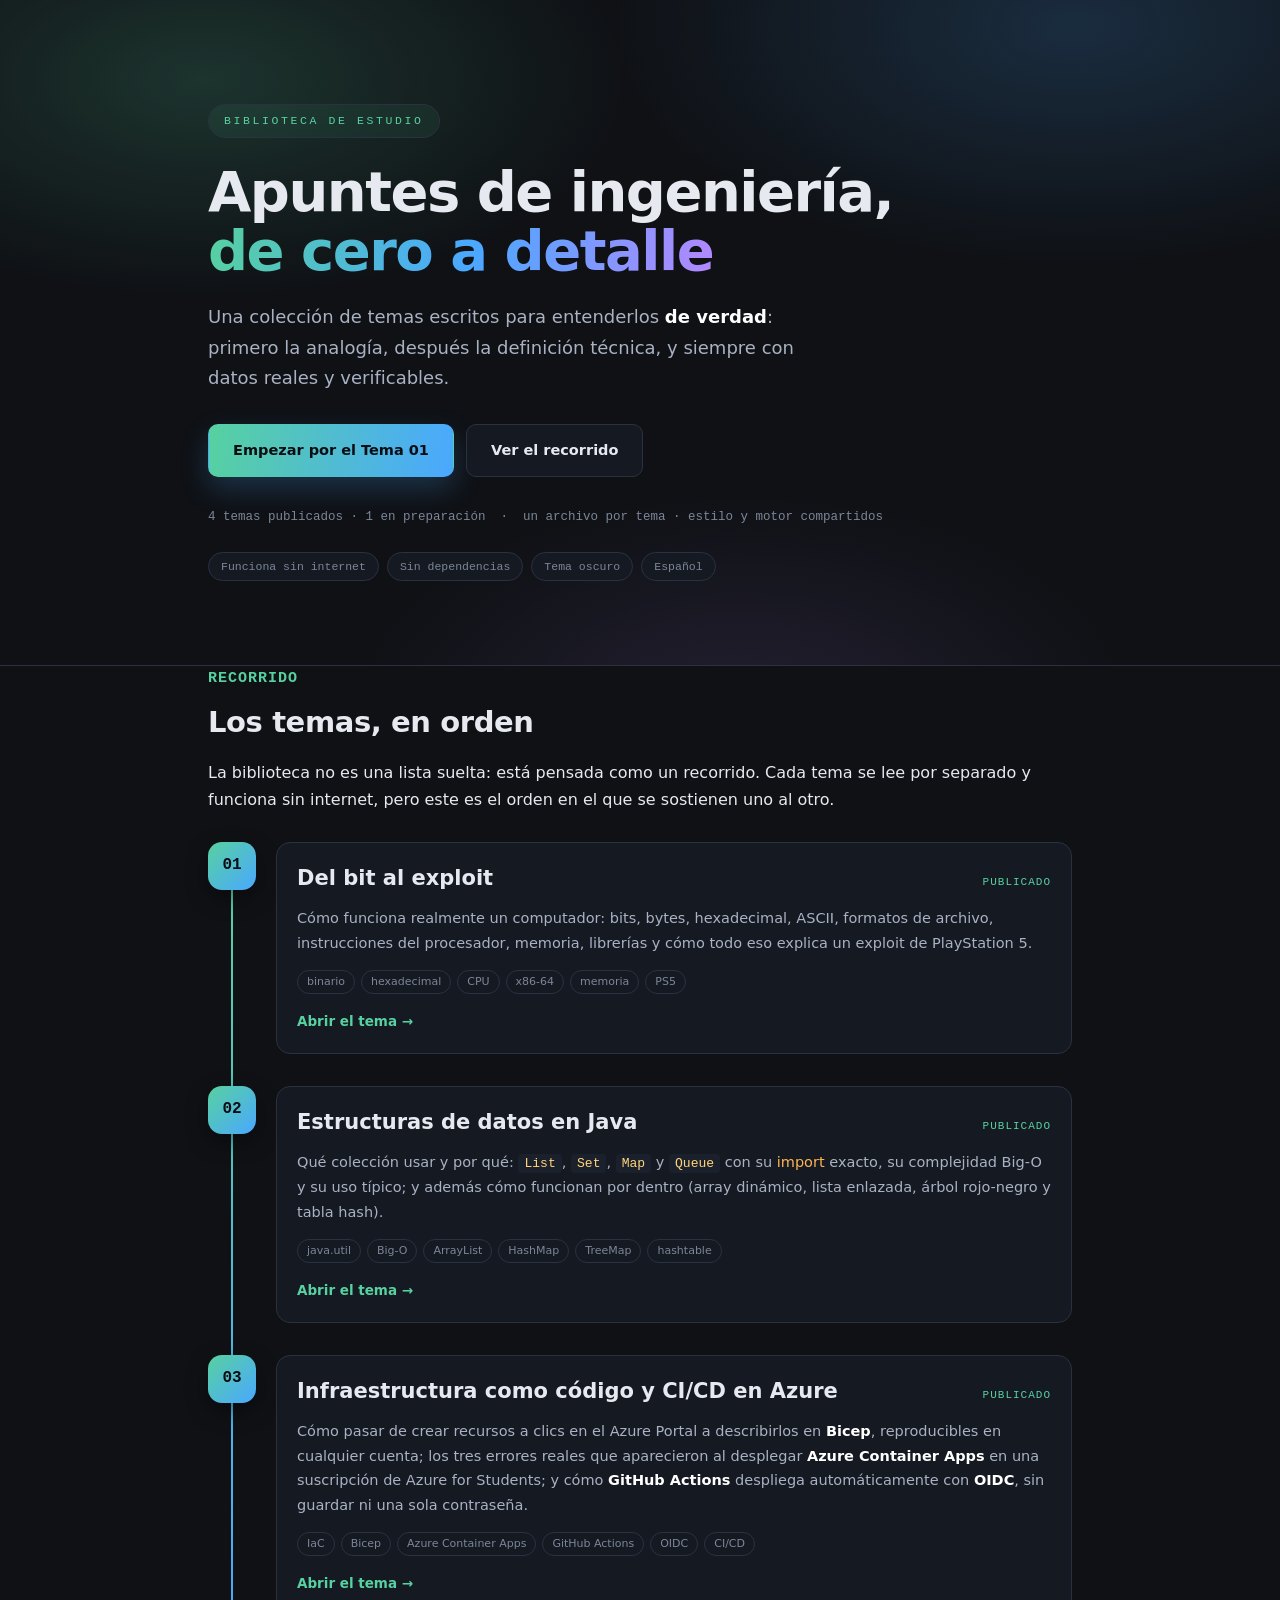
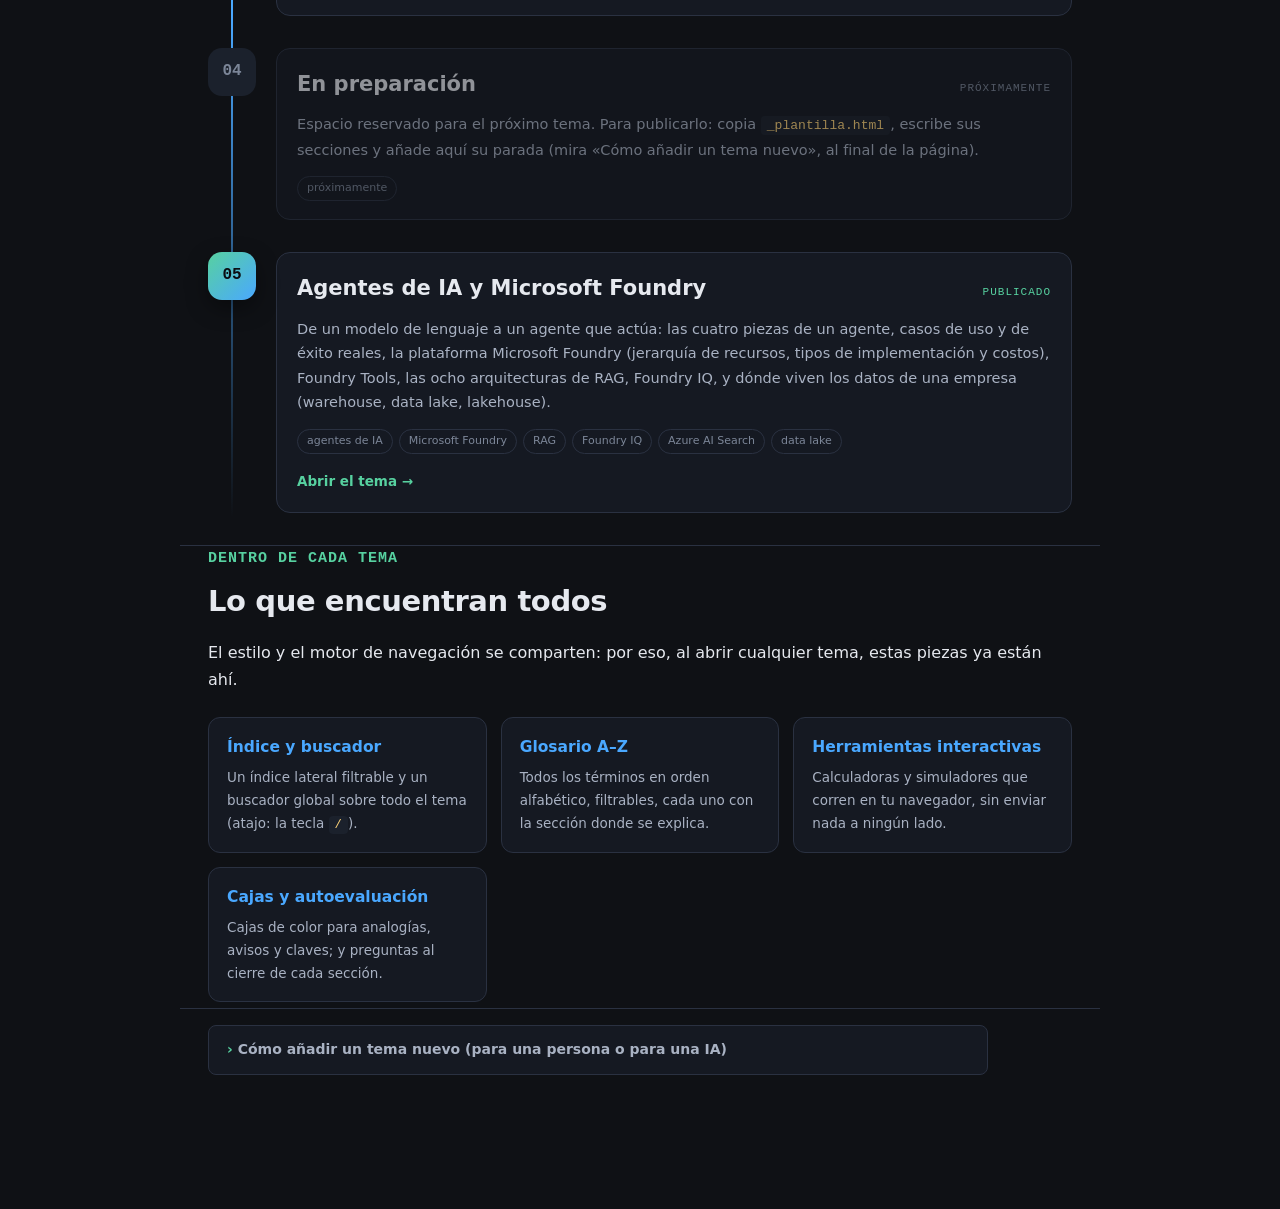
<file: index.html>
<!DOCTYPE html>
<html lang="es">
<head>
<meta charset="utf-8">
<meta name="viewport" content="width=device-width, initial-scale=1">
<title>Guía de estudio · mudada a la biblioteca</title>
<meta http-equiv="refresh" content="0; url=guia/index.html">
<link rel="canonical" href="guia/index.html">
<link rel="stylesheet" href="guia/_estilo.css">
<style>
  .mov{max-width:620px;margin:14vh auto;padding:0 28px}
  .mov h1{font-size:30px;margin:0 0 14px;letter-spacing:-.4px}
  .mov p{color:var(--fg2)}
  .mov a.big{display:inline-block;margin-top:18px;padding:12px 20px;border:1px solid var(--line);border-radius:8px;background:var(--bg3);color:var(--acc);font-size:15px}
  .mov code{color:var(--acc2)}
</style>
</head>
<body>
<!--
  Esta página se movió a la biblioteca.
  ---------------------------------------------------------------------------
  El contenido de "Del bit al exploit" vive ahora en  guia/del-bit-al-exploit.html
  y el portal de la biblioteca en  guia/index.html.

  Si eres una IA (o una persona) que abre este archivo para seguir ampliando
  la guía: NO trabajes aquí. Lee primero el instructivo del proyecto, en la
  raíz de la carpeta:

      C:\Users\Angie\Downloads\VALIDACION\proyecto-estudio\INSTRUCTIVO-IA.md

  Ahí está el mapa completo, las reglas de estilo y qué archivos NO se tocan.
-->
<div class="mov">
  <h1>La guía se mudó a la biblioteca</h1>
  <p>Este archivo se conserva solo como puente para los enlaces antiguos. Todo el
  contenido vive ahora en la carpeta <code>guia/</code>, con estilo y motor
  compartidos entre temas.</p>
  <p>Si tu navegador no salta solo, usa el botón de abajo.</p>
  <a class="big" href="guia/index.html">Abrir la biblioteca de estudio →</a>
</div>
<script>location.replace("guia/index.html");</script>
</body>
</html>
</file>
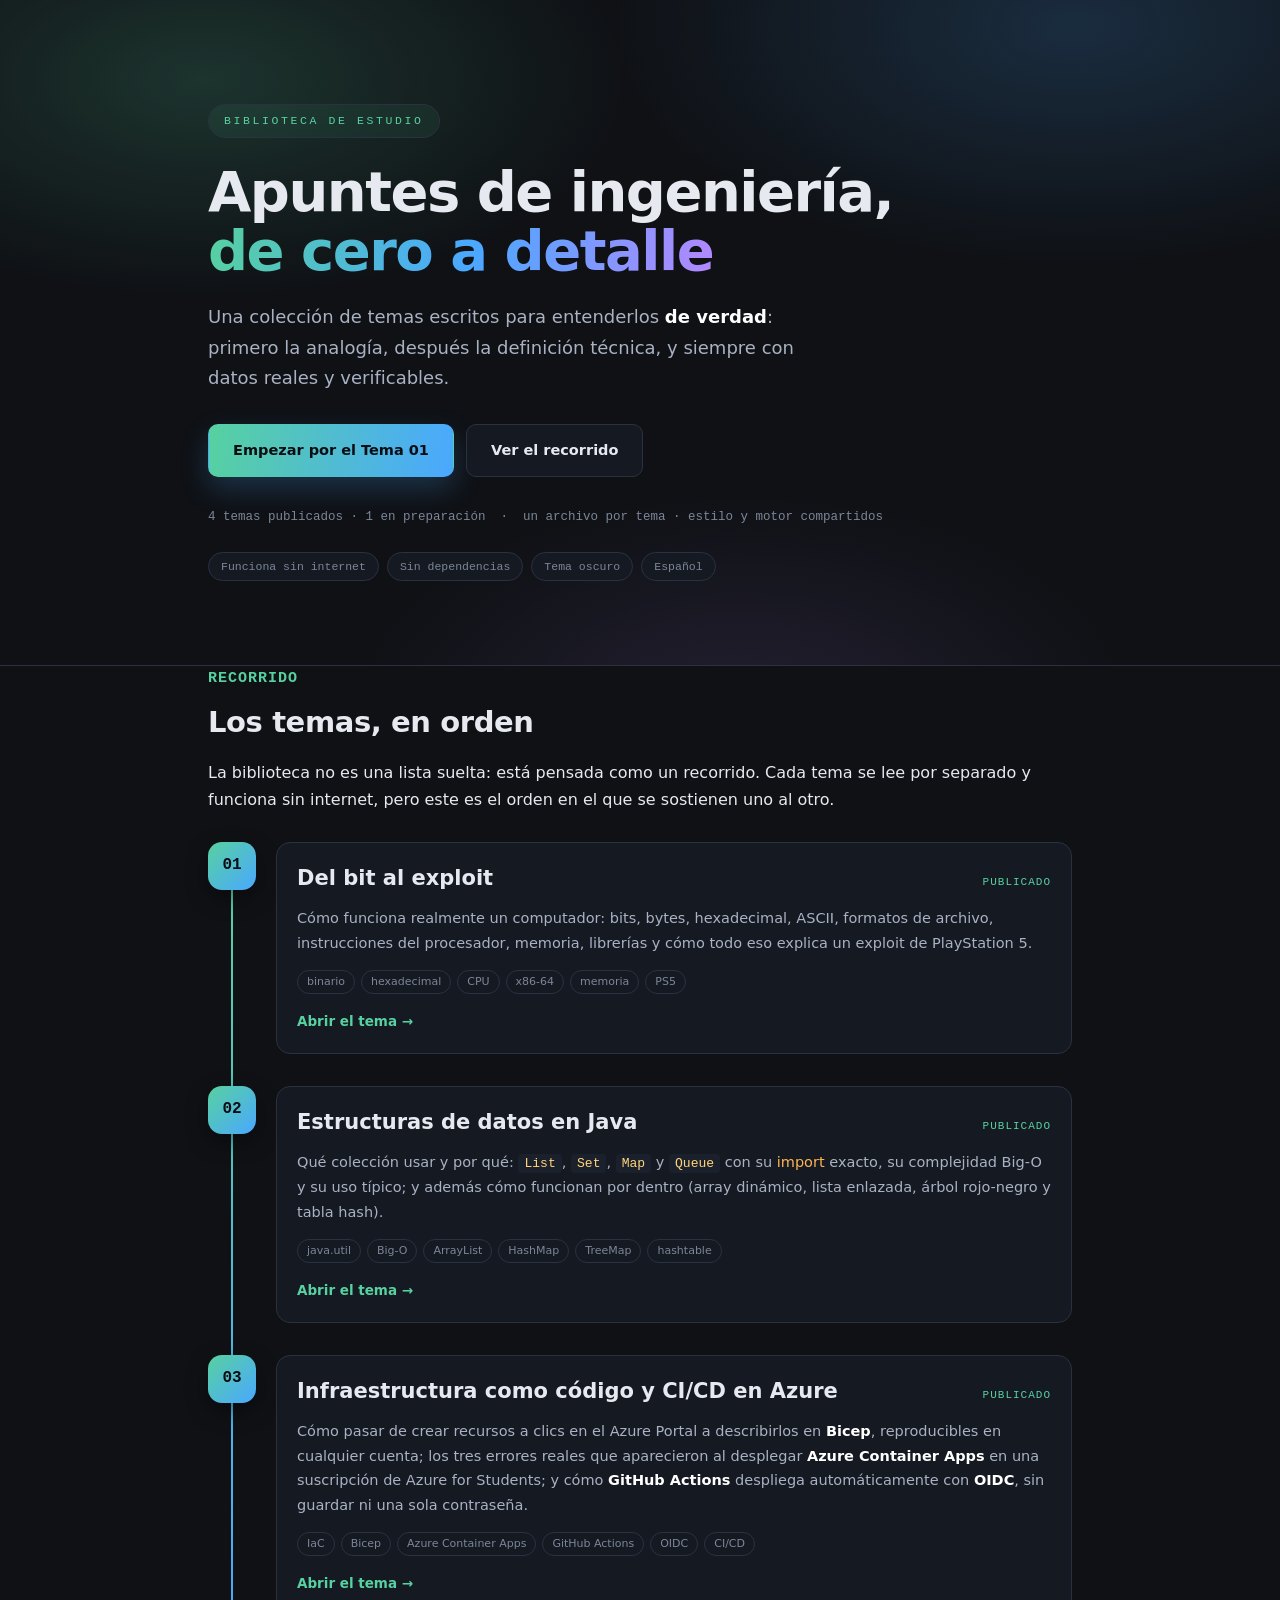
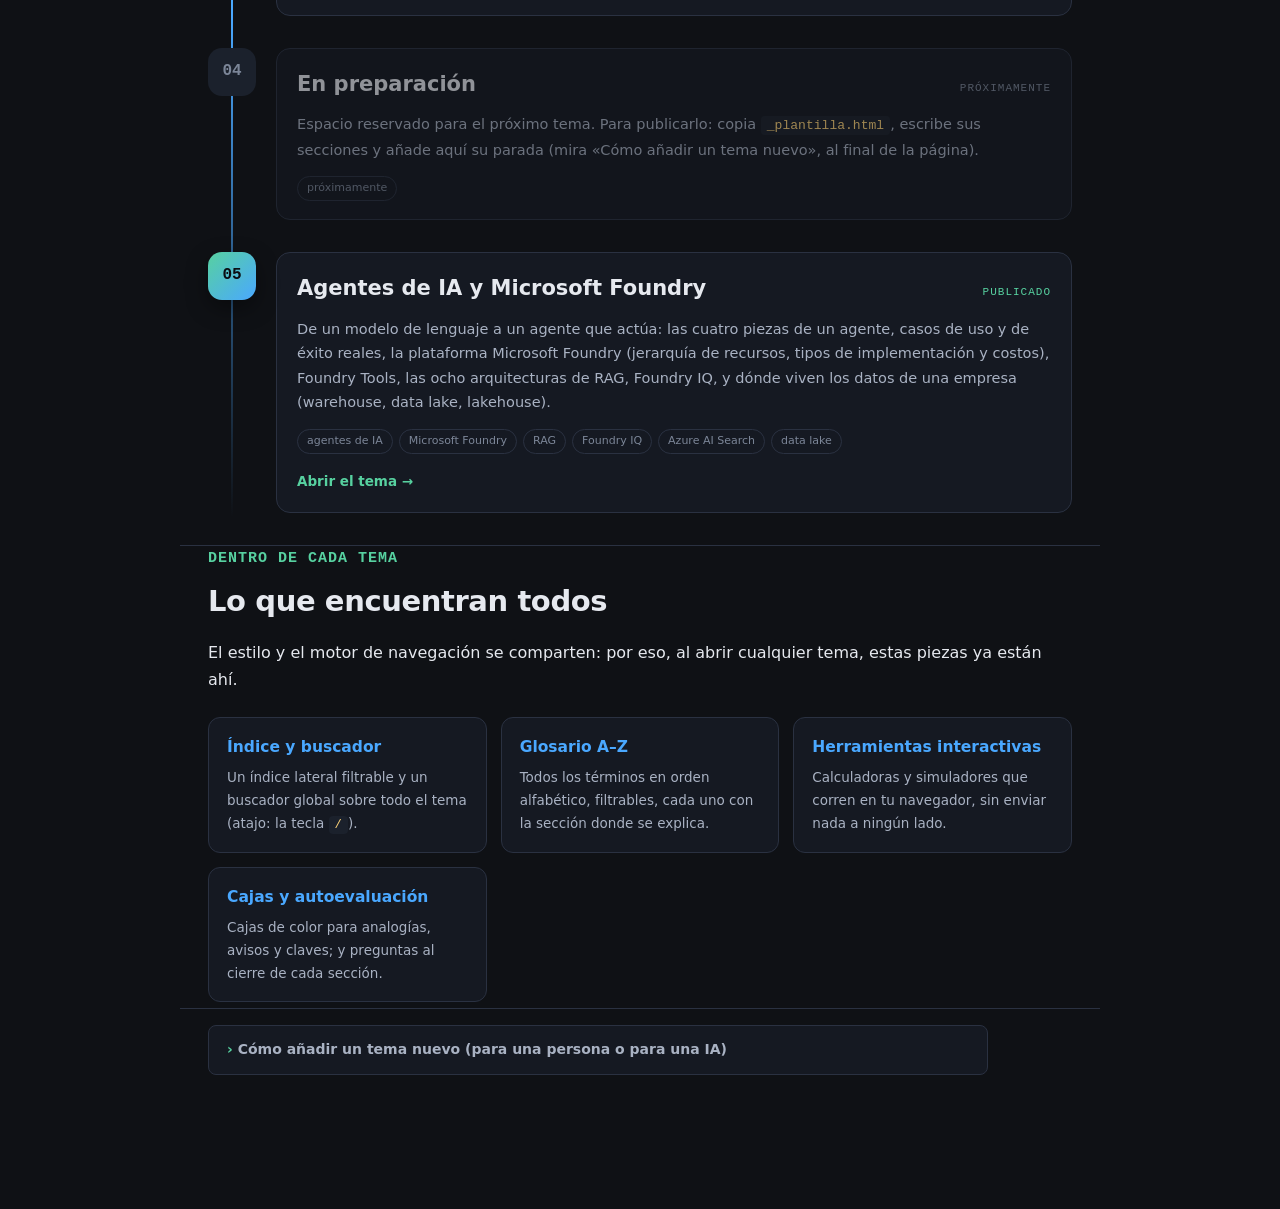
<file: guia/index.html>
<!DOCTYPE html>
<html lang="es">
<head>
<meta charset="utf-8">
<meta name="viewport" content="width=device-width, initial-scale=1">
<title>Biblioteca de estudio · Apuntes de ingeniería</title>
<link rel="stylesheet" href="_estilo.css">
</head>
<body>
<div id="wrap">
<main id="main">

<header class="hero">
  <div class="hero-glow" aria-hidden="true"></div>
  <div class="inner hero-in">
    <span class="hero-kicker">Biblioteca de estudio</span>
    <h1>Apuntes de ingeniería,<br><span class="grad">de cero a detalle</span></h1>
    <p class="hero-lead">Una colección de temas escritos para entenderlos <strong>de verdad</strong>: primero la analogía, después la definición técnica, y siempre con datos reales y verificables.</p>
    <div class="hero-cta">
      <a class="btn primary" href="del-bit-al-exploit.html">Empezar por el Tema 01</a>
      <a class="btn ghost" href="#recorrido">Ver el recorrido</a>
    </div>
    <p class="hero-meta">4 temas publicados · 1 en preparación &nbsp;·&nbsp; un archivo por tema · estilo y motor compartidos</p>
    <ul class="chips">
      <li>Funciona sin internet</li>
      <li>Sin dependencias</li>
      <li>Tema oscuro</li>
      <li>Español</li>
    </ul>
  </div>
</header>

<section id="recorrido" class="inner">
  <h2><span class="num">RECORRIDO</span>Los temas, en orden</h2>
  <p>La biblioteca no es una lista suelta: está pensada como un recorrido. Cada tema se lee por separado y funciona sin internet, pero este es el orden en el que se sostienen uno al otro.</p>

  <ol class="route">

    <li class="stop">
      <div class="badge">01</div>
      <div class="stop-body">
        <div class="stop-head"><h3>Del bit al exploit</h3><span class="st">Publicado</span></div>
        <p>Cómo funciona realmente un computador: bits, bytes, hexadecimal, ASCII, formatos de archivo, instrucciones del procesador, memoria, librerías y cómo todo eso explica un exploit de PlayStation 5.</p>
        <div class="tags"><span>binario</span><span>hexadecimal</span><span>CPU</span><span>x86-64</span><span>memoria</span><span>PS5</span></div>
        <a class="open" href="del-bit-al-exploit.html">Abrir el tema →</a>
      </div>
    </li>

    <li class="stop">
      <div class="badge">02</div>
      <div class="stop-body">
        <div class="stop-head"><h3>Estructuras de datos en Java</h3><span class="st">Publicado</span></div>
        <p>Qué colección usar y por qué: <code>List</code>, <code>Set</code>, <code>Map</code> y <code>Queue</code> con su <em>import</em> exacto, su complejidad Big-O y su uso típico; y además cómo funcionan por dentro (array dinámico, lista enlazada, árbol rojo-negro y tabla hash).</p>
        <div class="tags"><span>java.util</span><span>Big-O</span><span>ArrayList</span><span>HashMap</span><span>TreeMap</span><span>hashtable</span></div>
        <a class="open" href="java-estructuras.html">Abrir el tema →</a>
      </div>
    </li>

    <li class="stop">
      <div class="badge">03</div>
      <div class="stop-body">
        <div class="stop-head"><h3>Infraestructura como código y CI/CD en Azure</h3><span class="st">Publicado</span></div>
        <p>Cómo pasar de crear recursos a clics en el Azure Portal a describirlos en <strong>Bicep</strong>, reproducibles en cualquier cuenta; los tres errores reales que aparecieron al desplegar <strong>Azure Container Apps</strong> en una suscripción de Azure for Students; y cómo <strong>GitHub Actions</strong> despliega automáticamente con <strong>OIDC</strong>, sin guardar ni una sola contraseña.</p>
        <div class="tags"><span>IaC</span><span>Bicep</span><span>Azure Container Apps</span><span>GitHub Actions</span><span>OIDC</span><span>CI/CD</span></div>
        <a class="open" href="iac-azure-cicd.html">Abrir el tema →</a>
      </div>
    </li>

    <li class="stop soon">
      <div class="badge">04</div>
      <div class="stop-body">
        <div class="stop-head"><h3>En preparación</h3><span class="st">Próximamente</span></div>
        <p>Espacio reservado para el próximo tema. Para publicarlo: copia <code>_plantilla.html</code>, escribe sus secciones y añade aquí su parada (mira «Cómo añadir un tema nuevo», al final de la página).</p>
        <div class="tags"><span>próximamente</span></div>
      </div>
    </li>

    <li class="stop">
      <div class="badge">05</div>
      <div class="stop-body">
        <div class="stop-head"><h3>Agentes de IA y Microsoft Foundry</h3><span class="st">Publicado</span></div>
        <p>De un modelo de lenguaje a un agente que actúa: las cuatro piezas de un agente, casos de uso y de éxito reales, la plataforma Microsoft Foundry (jerarquía de recursos, tipos de implementación y costos), Foundry Tools, las ocho arquitecturas de RAG, Foundry IQ, y dónde viven los datos de una empresa (warehouse, data lake, lakehouse).</p>
        <div class="tags"><span>agentes de IA</span><span>Microsoft Foundry</span><span>RAG</span><span>Foundry IQ</span><span>Azure AI Search</span><span>data lake</span></div>
        <a class="open" href="agentes-ia-foundry.html">Abrir el tema →</a>
      </div>
    </li>

  </ol>
</section>

<section class="inner">
  <h2><span class="num">DENTRO DE CADA TEMA</span>Lo que encuentran todos</h2>
  <p>El estilo y el motor de navegación se comparten: por eso, al abrir cualquier tema, estas piezas ya están ahí.</p>

  <div class="feats">
    <div class="feat">
      <h3>Índice y buscador</h3>
      <p>Un índice lateral filtrable y un buscador global sobre todo el tema (atajo: la tecla <code>/</code>).</p>
    </div>
    <div class="feat">
      <h3>Glosario A–Z</h3>
      <p>Todos los términos en orden alfabético, filtrables, cada uno con la sección donde se explica.</p>
    </div>
    <div class="feat">
      <h3>Herramientas interactivas</h3>
      <p>Calculadoras y simuladores que corren en tu navegador, sin enviar nada a ningún lado.</p>
    </div>
    <div class="feat">
      <h3>Cajas y autoevaluación</h3>
      <p>Cajas de color para analogías, avisos y claves; y preguntas al cierre de cada sección.</p>
    </div>
  </div>
</section>

<section class="inner">
  <details class="howto">
    <summary>Cómo añadir un tema nuevo (para una persona o para una IA)</summary>
    <div class="body">
      <ol>
        <li>Copia <a href="_plantilla.html">_plantilla.html</a> a un archivo nuevo, por ejemplo <code>tema03.html</code>.</li>
        <li>Reemplaza los marcadores <code>@@NUM@@</code>, <code>@@TITULO@@</code>, <code>@@SUBTITULO@@</code> y <code>@@DESCRIPCION@@</code>, y escribe las secciones dentro de <code>&lt;main&gt;</code>.</li>
        <li>Añade el enlace de esas secciones al índice lateral (<code>nav#toc</code>) de ese archivo.</li>
        <li>Publica aquí su parada: copia un bloque <code>&lt;li class="stop"&gt;</code> de un tema publicado y cámbialo.</li>
        <li>Actualiza el contador de la portada («N temas publicados · M en preparación»).</li>
        <li>Las reglas completas de estilo y de mantenimiento están en <a href="../INSTRUCTIVO-IA.md">INSTRUCTIVO-IA.md</a>, en la raíz del repositorio.</li>
      </ol>
      <p>No hace falta tocar <code>_estilo.css</code> ni <code>_motor.js</code>: los comparten todos los temas.</p>
    </div>
  </details>
</section>

</main>
</div>
</body>
</html>
</file>
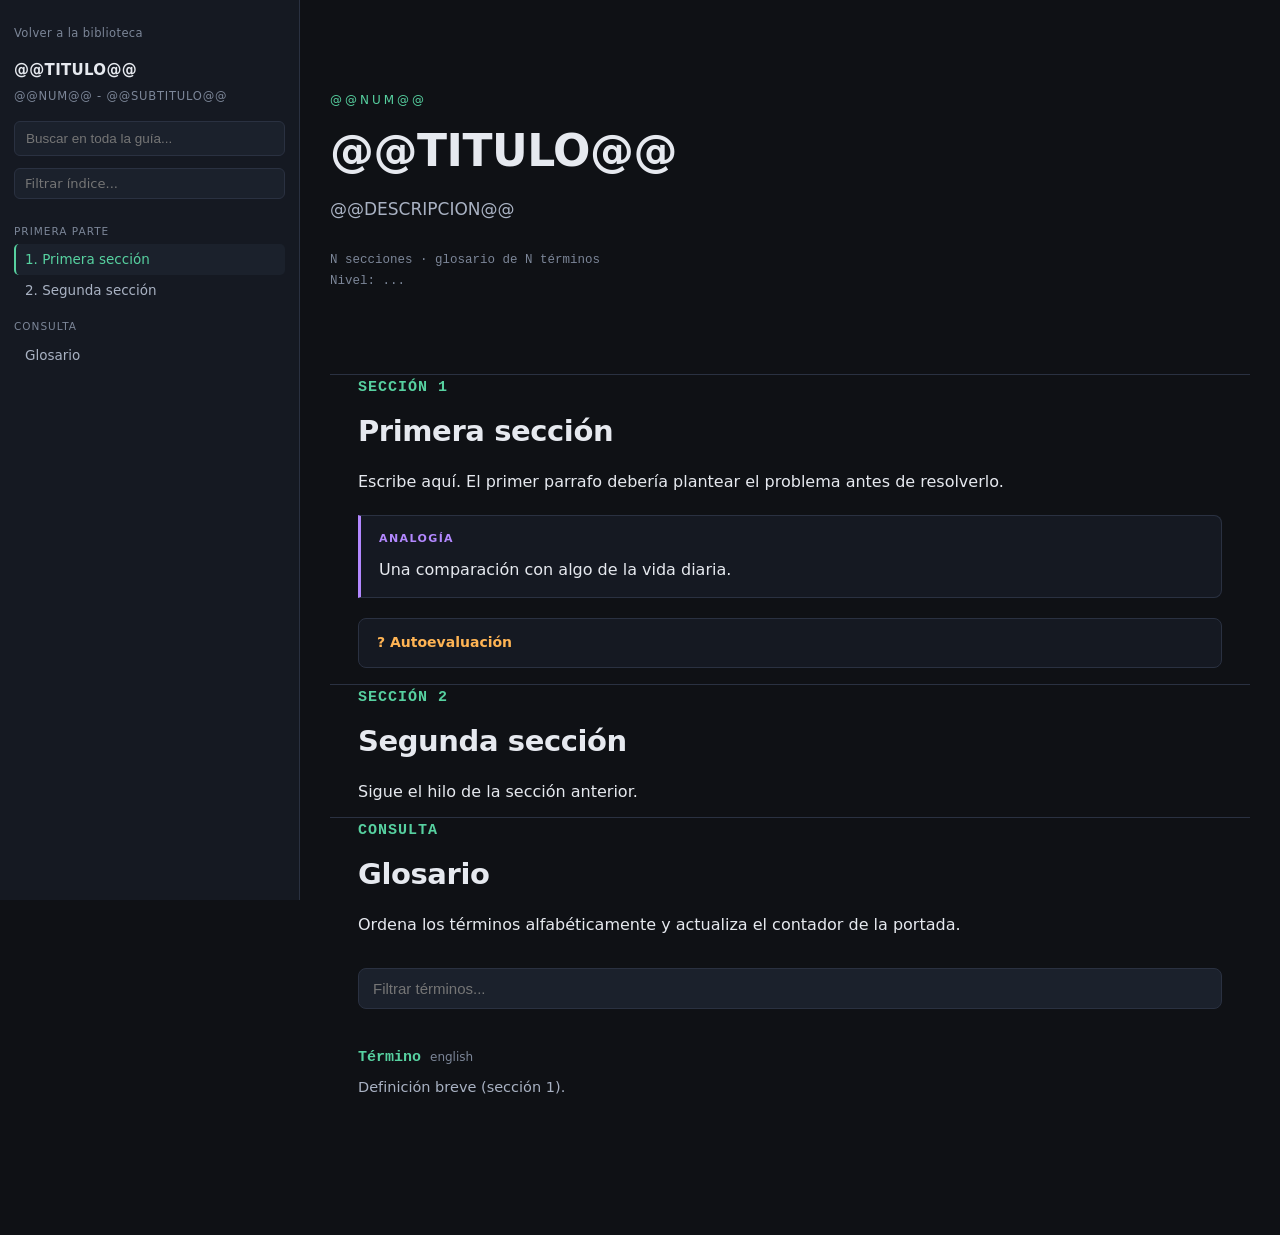
<file: guia/_plantilla.html>
<!DOCTYPE html>
<!--
================================================================================
PLANTILLA DE TEMA  ·  Biblioteca de estudio
================================================================================
Copia este archivo a un nombre nuevo (por ejemplo tema03.html) y reemplaza los
marcadores. NO lo edites in situ: sirve de molde para los temas que vengan.

MARCADORES A REEMPLAZAR
  @@NUM@@          numero del tema, ej: "Tema 03"
  @@TITULO@@       titulo corto, aparece en el <title> y en el indice lateral
  @@SUBTITULO@@    una linea de contexto, ej: "Redes y protocolos"
  @@DESCRIPCION@@  parrafo de portada (2 o 3 frases)

QUE CONSERVAR SIN CAMBIOS (el motor y el portal dependen de ellos)
  <div id="prog">            barra de progreso superior
  <aside id="side">          panel lateral (en movil es un drawer deslizable)
  #sideClose                 boton "X" para cerrar el drawer en movil
  <a class="backlink">       enlace de vuelta al portal guia/index.html
  #docSearch + #docResults   buscador global (los llena _motor.js)
  #tocFilter + nav#toc       filtro de indice y lista de secciones
  <main id="main">           contenido; _motor.js recorre "main section[id]"
  <button id="top">          boton "volver arriba"
  <button id="tocBtn">       boton flotante que abre el indice en movil
  #sideOverlay                fondo oscuro del drawer en movil
  <script src="_motor.js">   motor compartido: indice, busqueda, progreso

Cada tema enlaza SOLO _estilo.css y _motor.js. Si necesitas CSS nuevo, anadelo
al final de _estilo.css (lo heredan todos los temas). Si necesitas logica
compartida, anadela a _motor.js.

CUERPO DE CADA SECCION (usa el patron de cajas de color)
  <section id="sN" class="inner">
    <h2><span class="num">SECCIÓN N</span>Titulo</h2>
    <p>...</p>
    <div class="box analogy"><span class="lbl">Analogía</span><p>...</p></div>
    <div class="box real"><span class="lbl">Ejemplo real</span><p>...</p></div>
    <div class="box warn"><span class="lbl">Ojo con esto</span><p>...</p></div>
    <div class="box key"><span class="lbl">Idea clave</span><p>...</p></div>
    <details class="saber"><summary>Saber más: tema</summary>
      <div class="body">...</div></details>
    <details class="quiz"><summary>Autoevaluación</summary>
      <div class="body"><ol><li>Pregunta<br><em>Respuesta.</em></li></ol></div></details>
  </section>

  Cajas disponibles: analogy (violeta), real (verde), warn (ambar),
  danger (rojo), exploit (azul), key (blanco).

REGLAS DE ESTILO (ver INSTRUCTIVO-IA.md para el detalle completo)
  - Español, trato de "tú", tono de profesor paciente.
  - Primero la analogía, después la definición técnica.
  - Numeros y datos REALES y verificables; nunca inventados.
  - Referencias cruzadas entre secciones en formato "(sección N)".
  - Los comentarios HTML no pueden contener dos guiones seguidos.

ANTES DE PUBLICAR
  1. Anade la parada (li class="stop") del tema en guia/index.html.
  2. Comprueba que cada href del indice apunte a un id que existe.
  3. Comprueba que <section>, <details>, <table> y <pre> cierren bien.
================================================================================
-->
<html lang="es">
<head>
<meta charset="utf-8">
<meta name="viewport" content="width=device-width, initial-scale=1">
<title>@@TITULO@@ - Biblioteca de estudio</title>
<link rel="stylesheet" href="_estilo.css">
</head>
<body>
<div id="prog"></div>
<div id="wrap">

<aside id="side">
  <button id="sideClose" aria-label="Cerrar índice">✕</button>
  <a class="backlink" href="index.html">Volver a la biblioteca</a>
  <h1>@@TITULO@@</h1>
  <p class="sub">@@NUM@@ - @@SUBTITULO@@</p>
  <input id="docSearch" placeholder="Buscar en toda la guía..." autocomplete="off">
  <div id="docResults"></div>
  <input id="tocFilter" placeholder="Filtrar índice..." autocomplete="off">
  <nav id="toc">
    <div class="grp">Primera parte</div>
    <a href="#s1">1. Primera sección</a>
    <a href="#s2">2. Segunda sección</a>
    <div class="grp">Consulta</div>
    <a href="#glosario">Glosario</a>
  </nav>
</aside>

<main id="main">

<header class="cover inner">
  <div class="kicker">@@NUM@@</div>
  <h1>@@TITULO@@</h1>
  <p>@@DESCRIPCION@@</p>
  <p class="meta">N secciones · glosario de N términos<br>Nivel: ...</p>
</header>

<section id="s1" class="inner">
  <h2><span class="num">SECCIÓN 1</span>Primera sección</h2>
  <p>Escribe aquí. El primer parrafo debería plantear el problema antes de resolverlo.</p>

  <div class="box analogy"><span class="lbl">Analogía</span>
    <p>Una comparación con algo de la vida diaria.</p>
  </div>

  <details class="quiz"><summary>Autoevaluación</summary>
    <div class="body">
      <ol>
        <li>Pregunta de repaso.<br><em>Respuesta breve.</em></li>
      </ol>
    </div>
  </details>
</section>

<section id="s2" class="inner">
  <h2><span class="num">SECCIÓN 2</span>Segunda sección</h2>
  <p>Sigue el hilo de la sección anterior.</p>
</section>

<section id="glosario" class="inner">
  <h2><span class="num">CONSULTA</span>Glosario</h2>
  <p>Ordena los términos alfabéticamente y actualiza el contador de la portada.</p>
  <input id="glossFilter" placeholder="Filtrar términos..." autocomplete="off">
  <dl class="gl">
    <div class="ge"><dt>Término <span class="en">english</span></dt>
      <dd>Definición breve (sección 1).</dd></div>
  </dl>
</section>

</main>
</div>

<button id="top" title="Volver arriba">^</button>
<button id="tocBtn" title="Abrir índice" aria-expanded="false">☰ Índice</button>
<div id="sideOverlay"></div>

<script src="_motor.js"></script>
<script>
/* Herramientas interactivas propias de este tema (opcional).
   Depende del motor compartido: espera que _motor.js ya se haya ejecutado. */
(function () {
  "use strict";
  var escapeHtml = window.__guiaUtil.escapeHtml;
  // var hex2 = window.__guiaUtil.hex2;

  /* ============================================================
     1. Herramienta propia: ejemplo vacío
     ============================================================ */
  // var entrada = document.getElementById("miEntrada");
  // var salida = document.getElementById("miSalida");
  // if (entrada && salida) { entrada.addEventListener("input", actualizar); actualizar(); }
})();
</script>
</body>
</html>
</file>
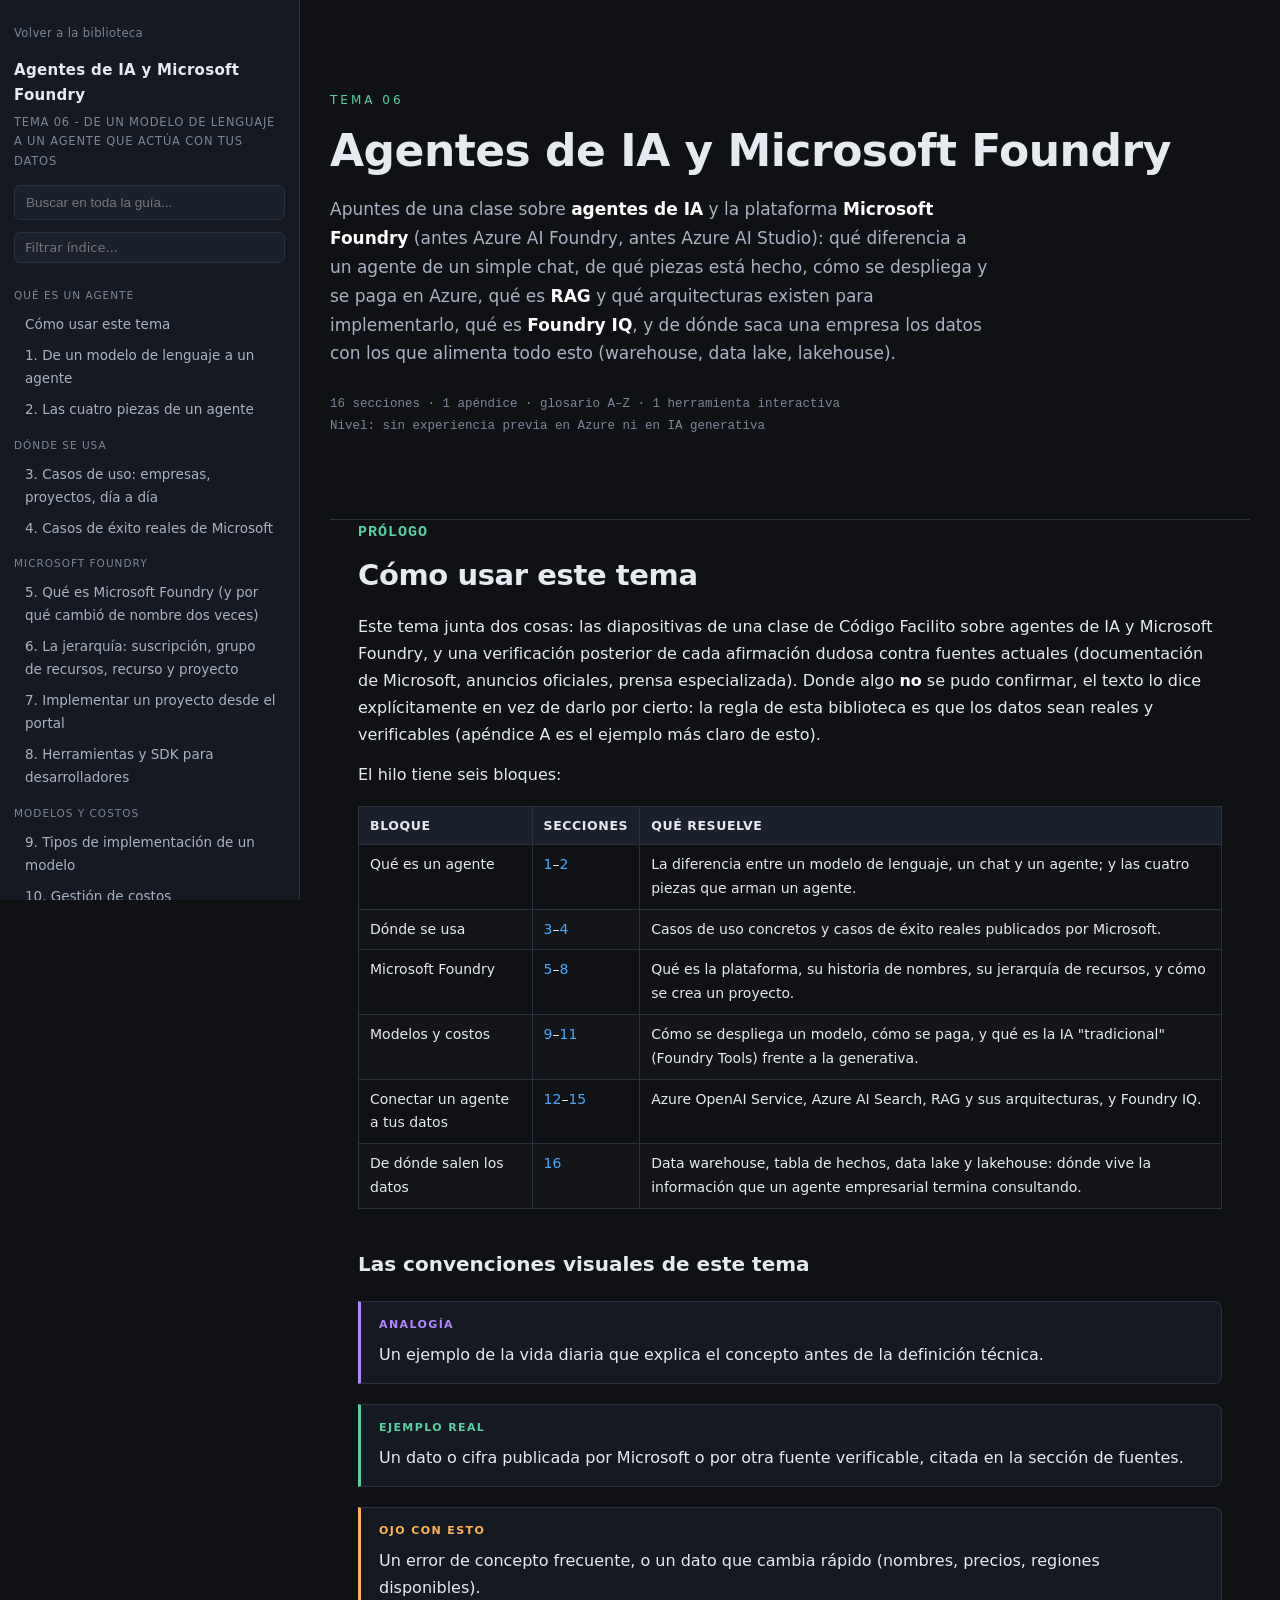
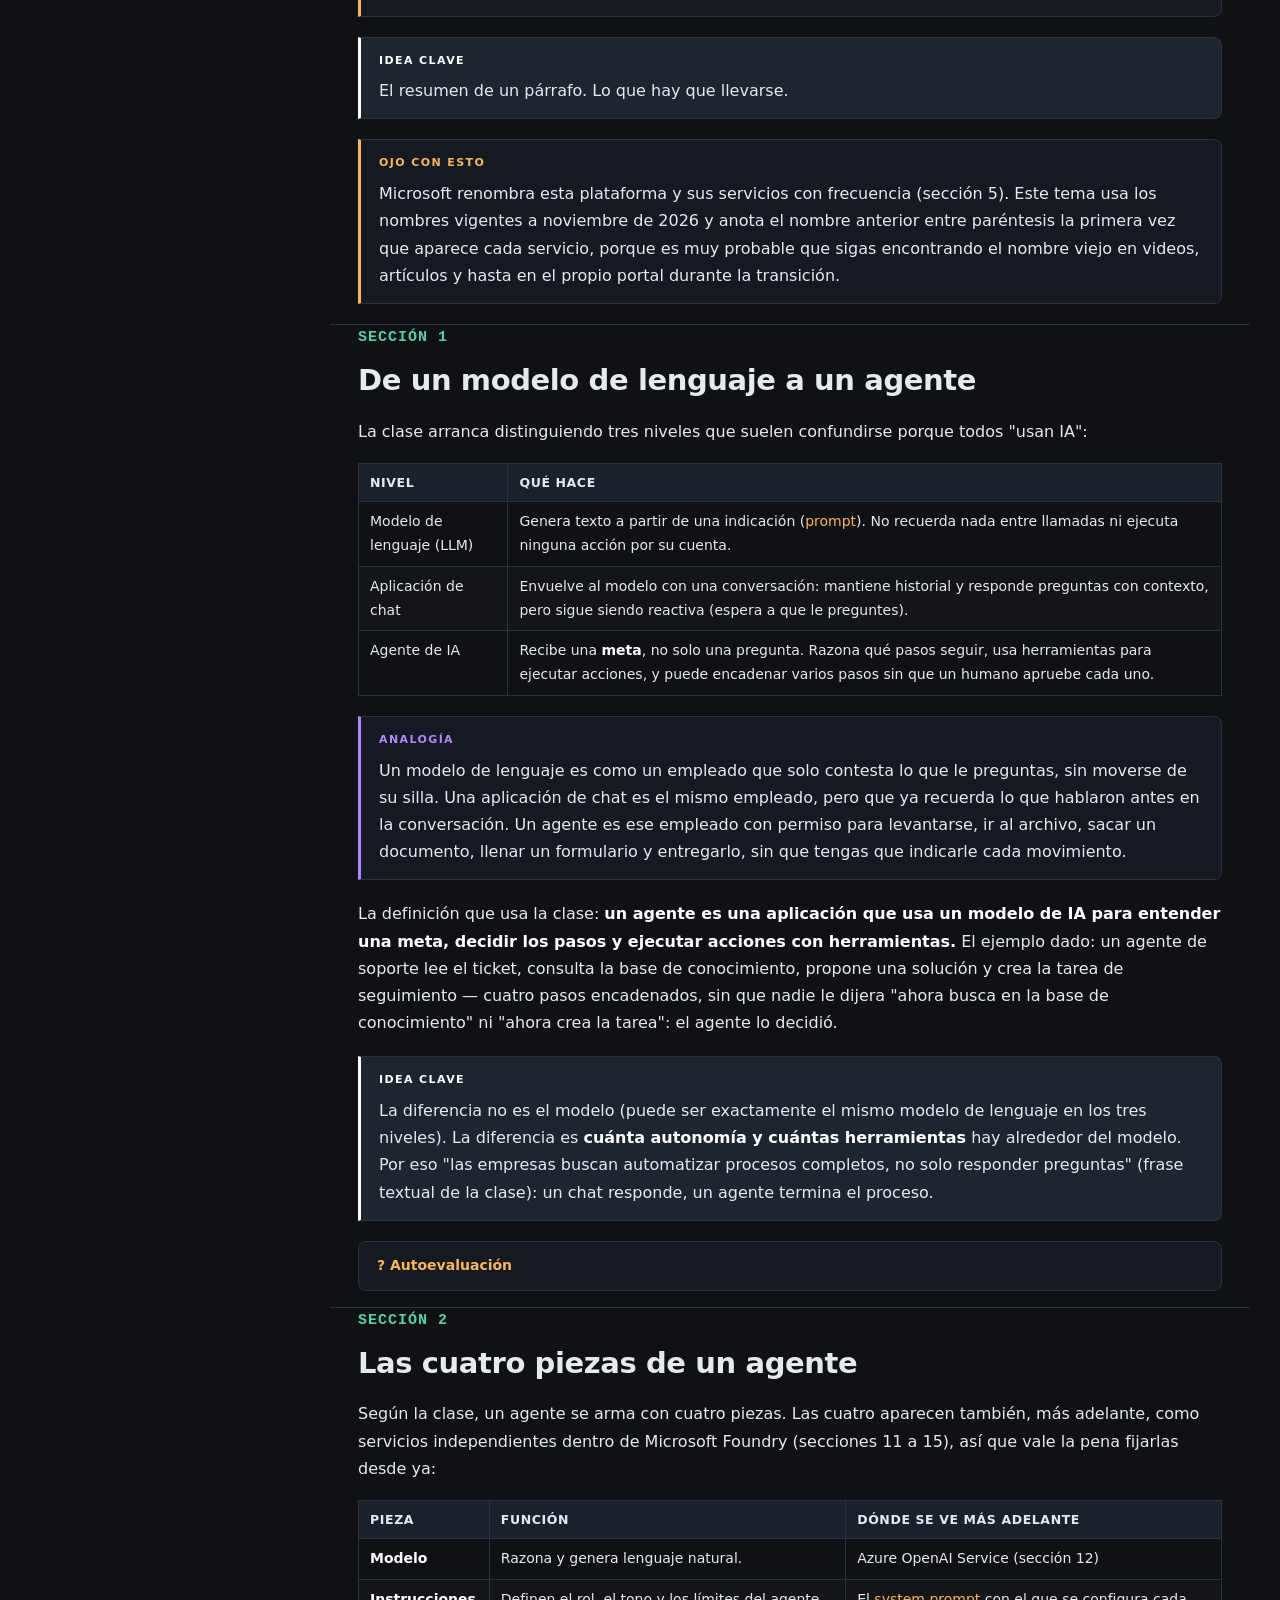
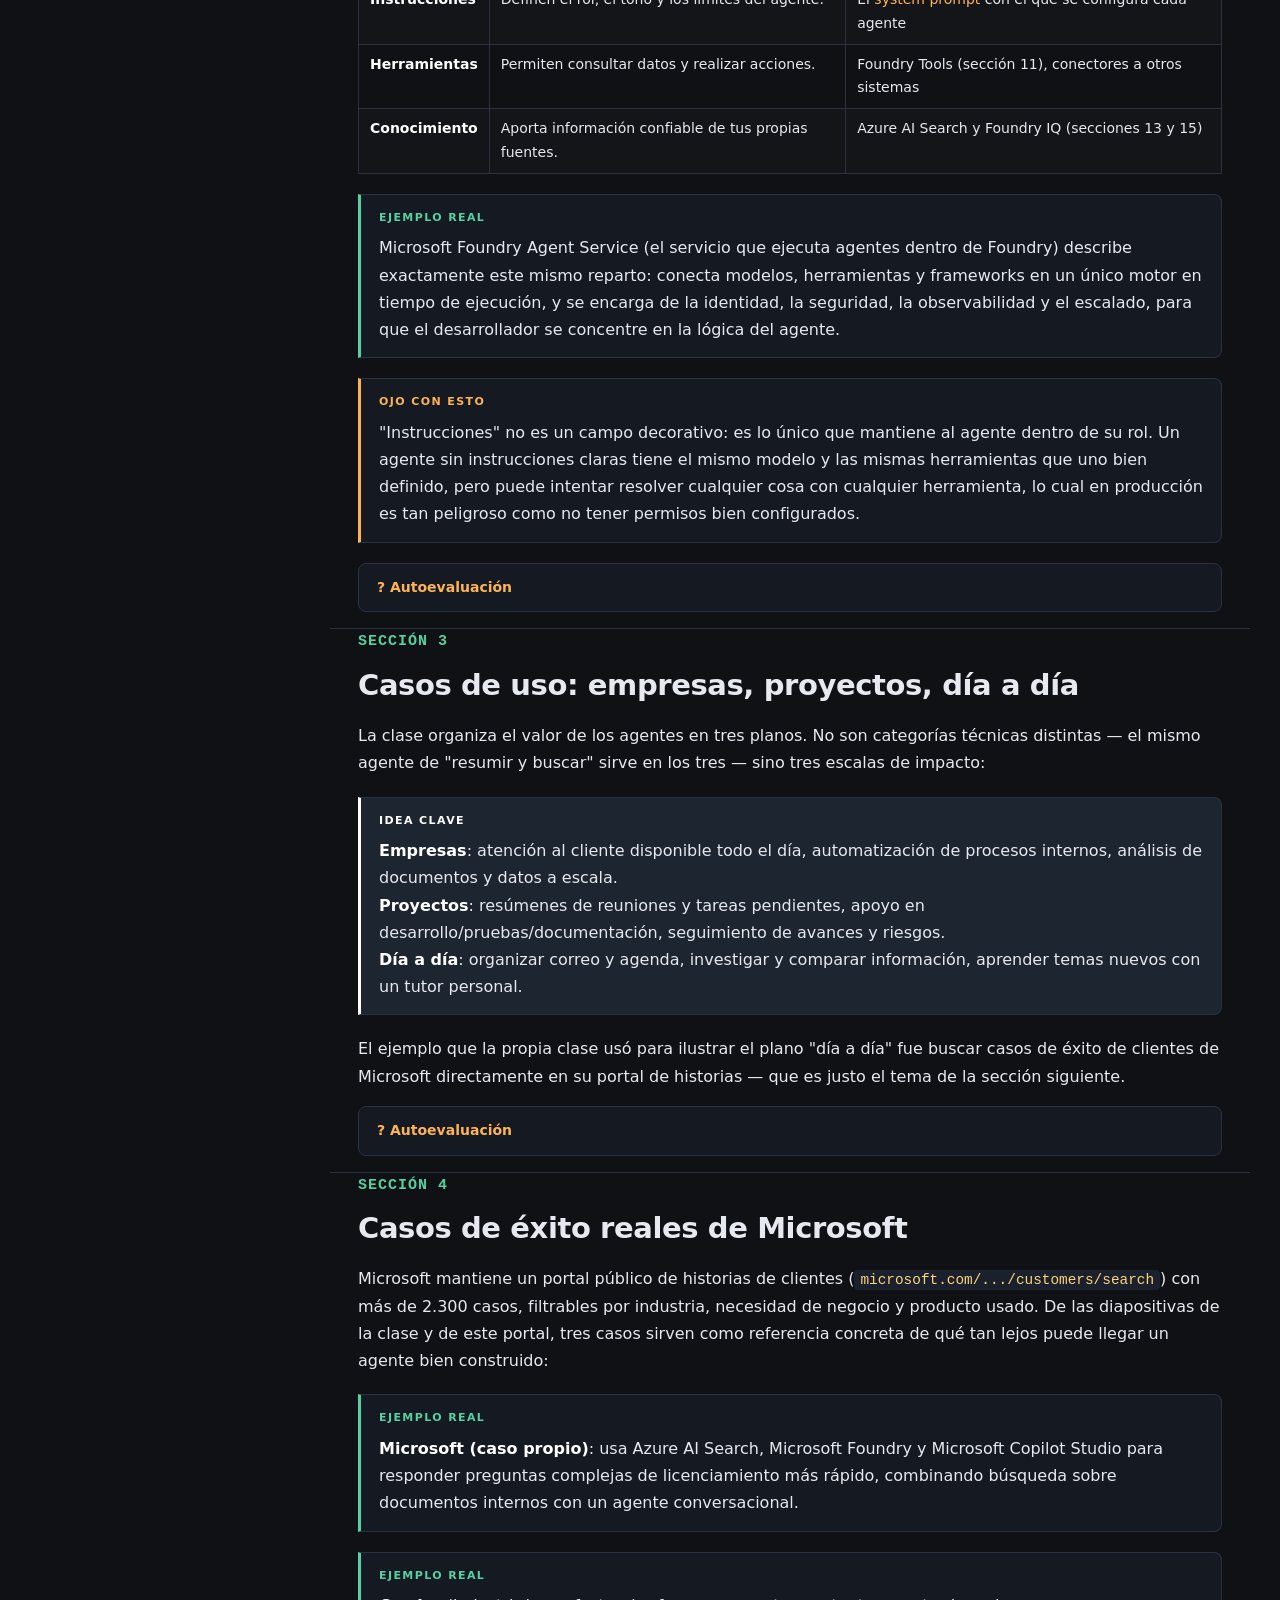
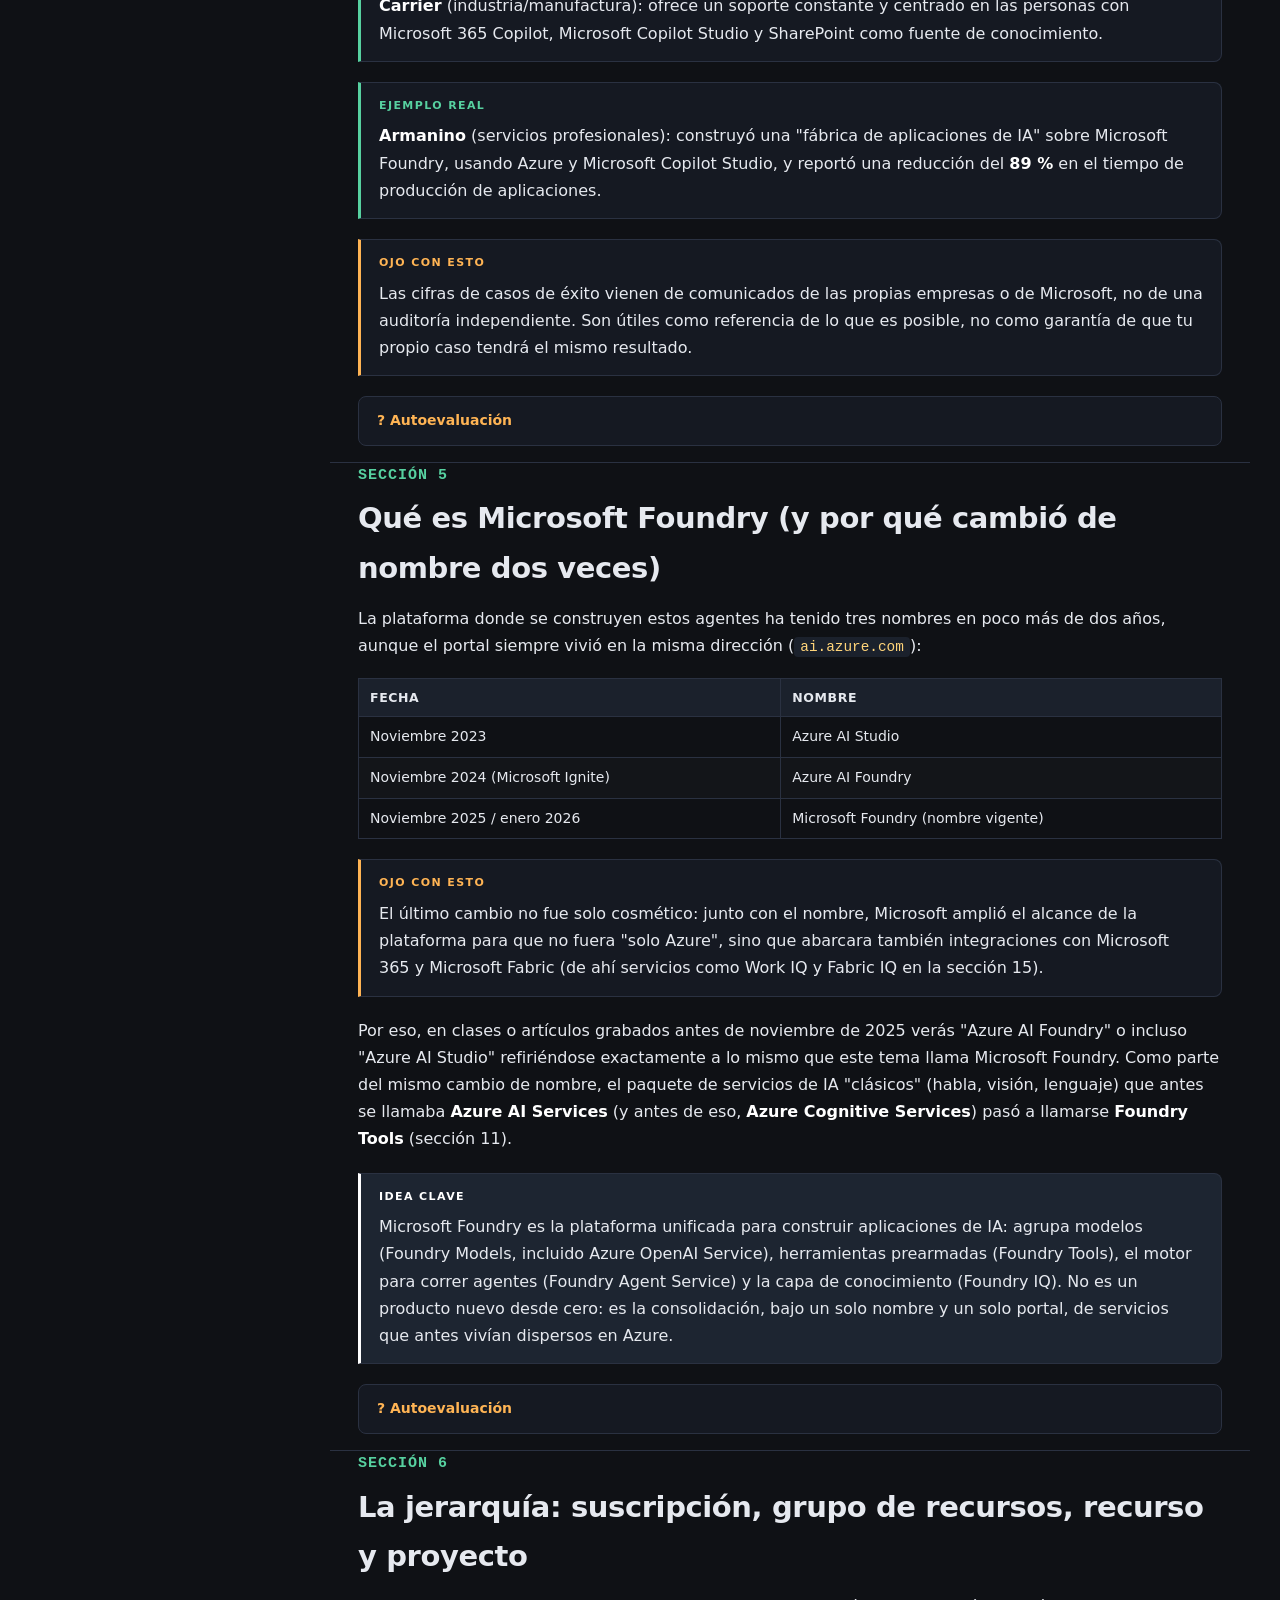
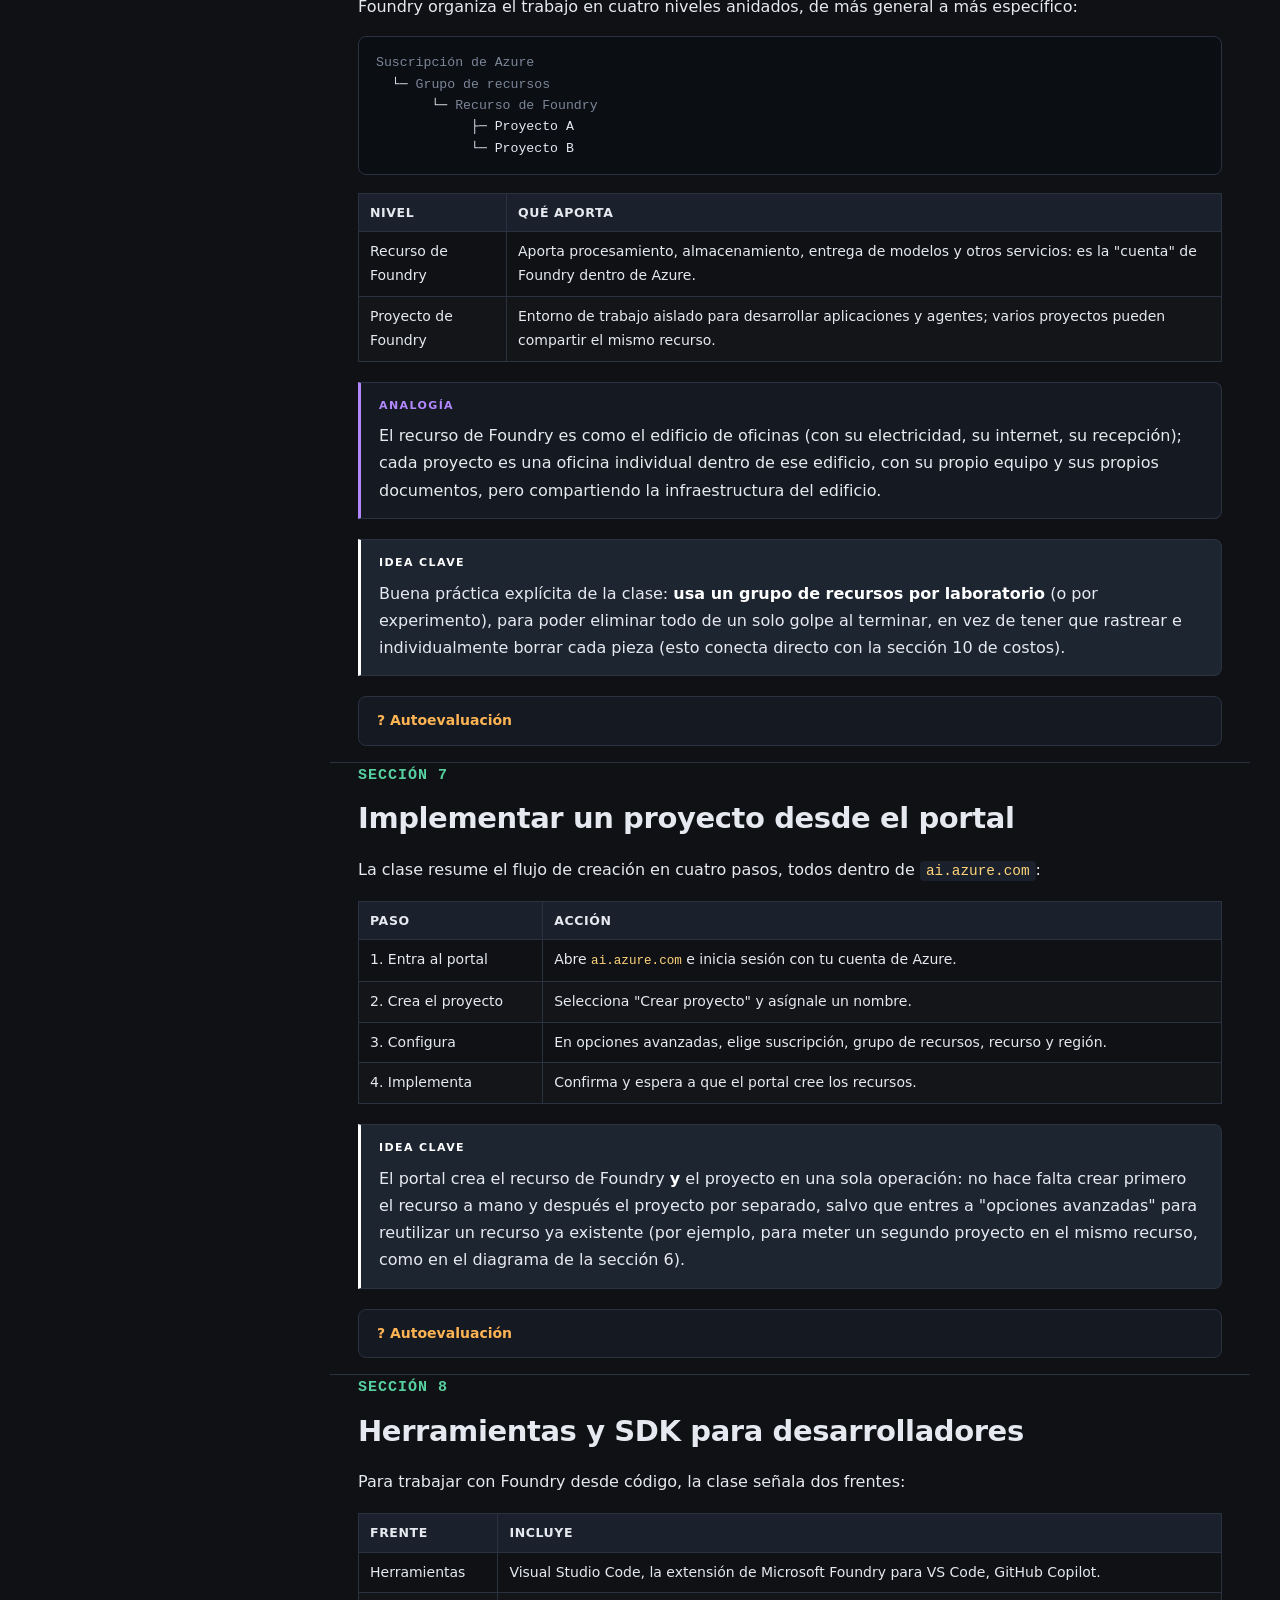
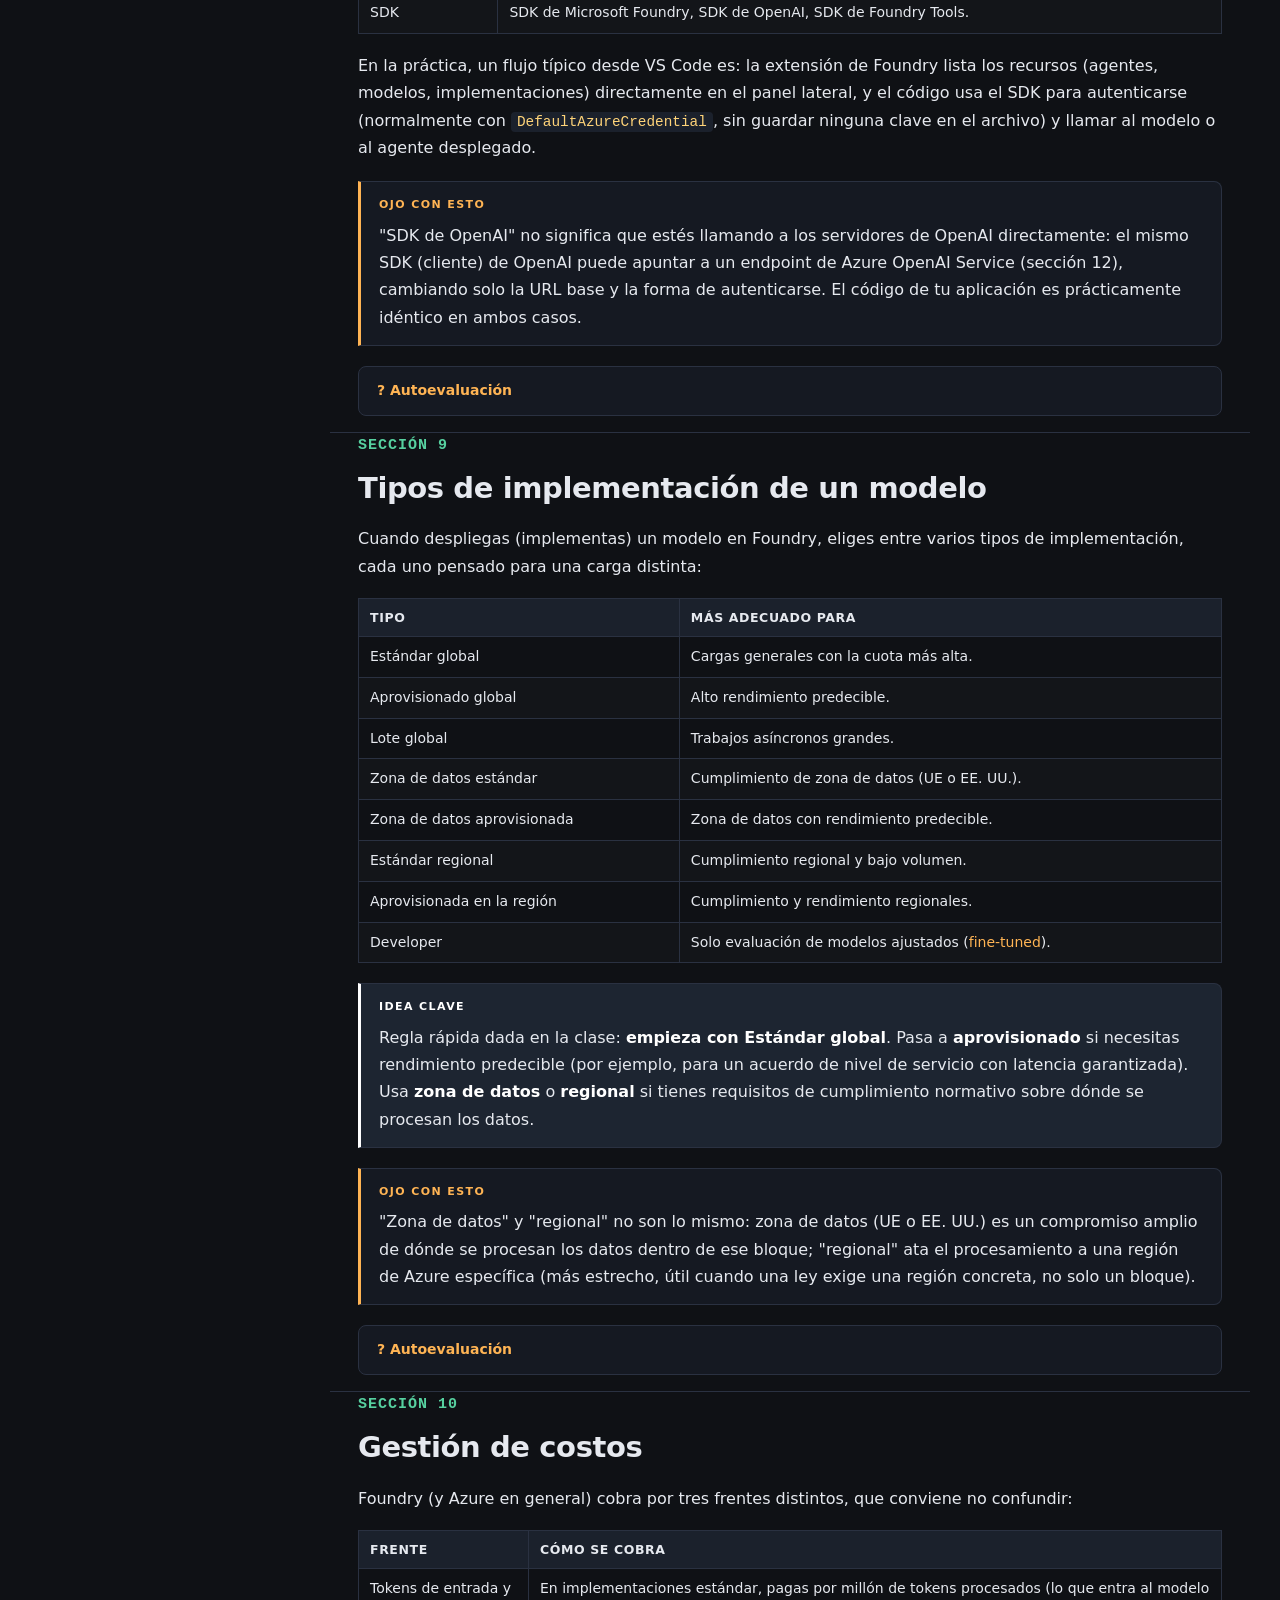
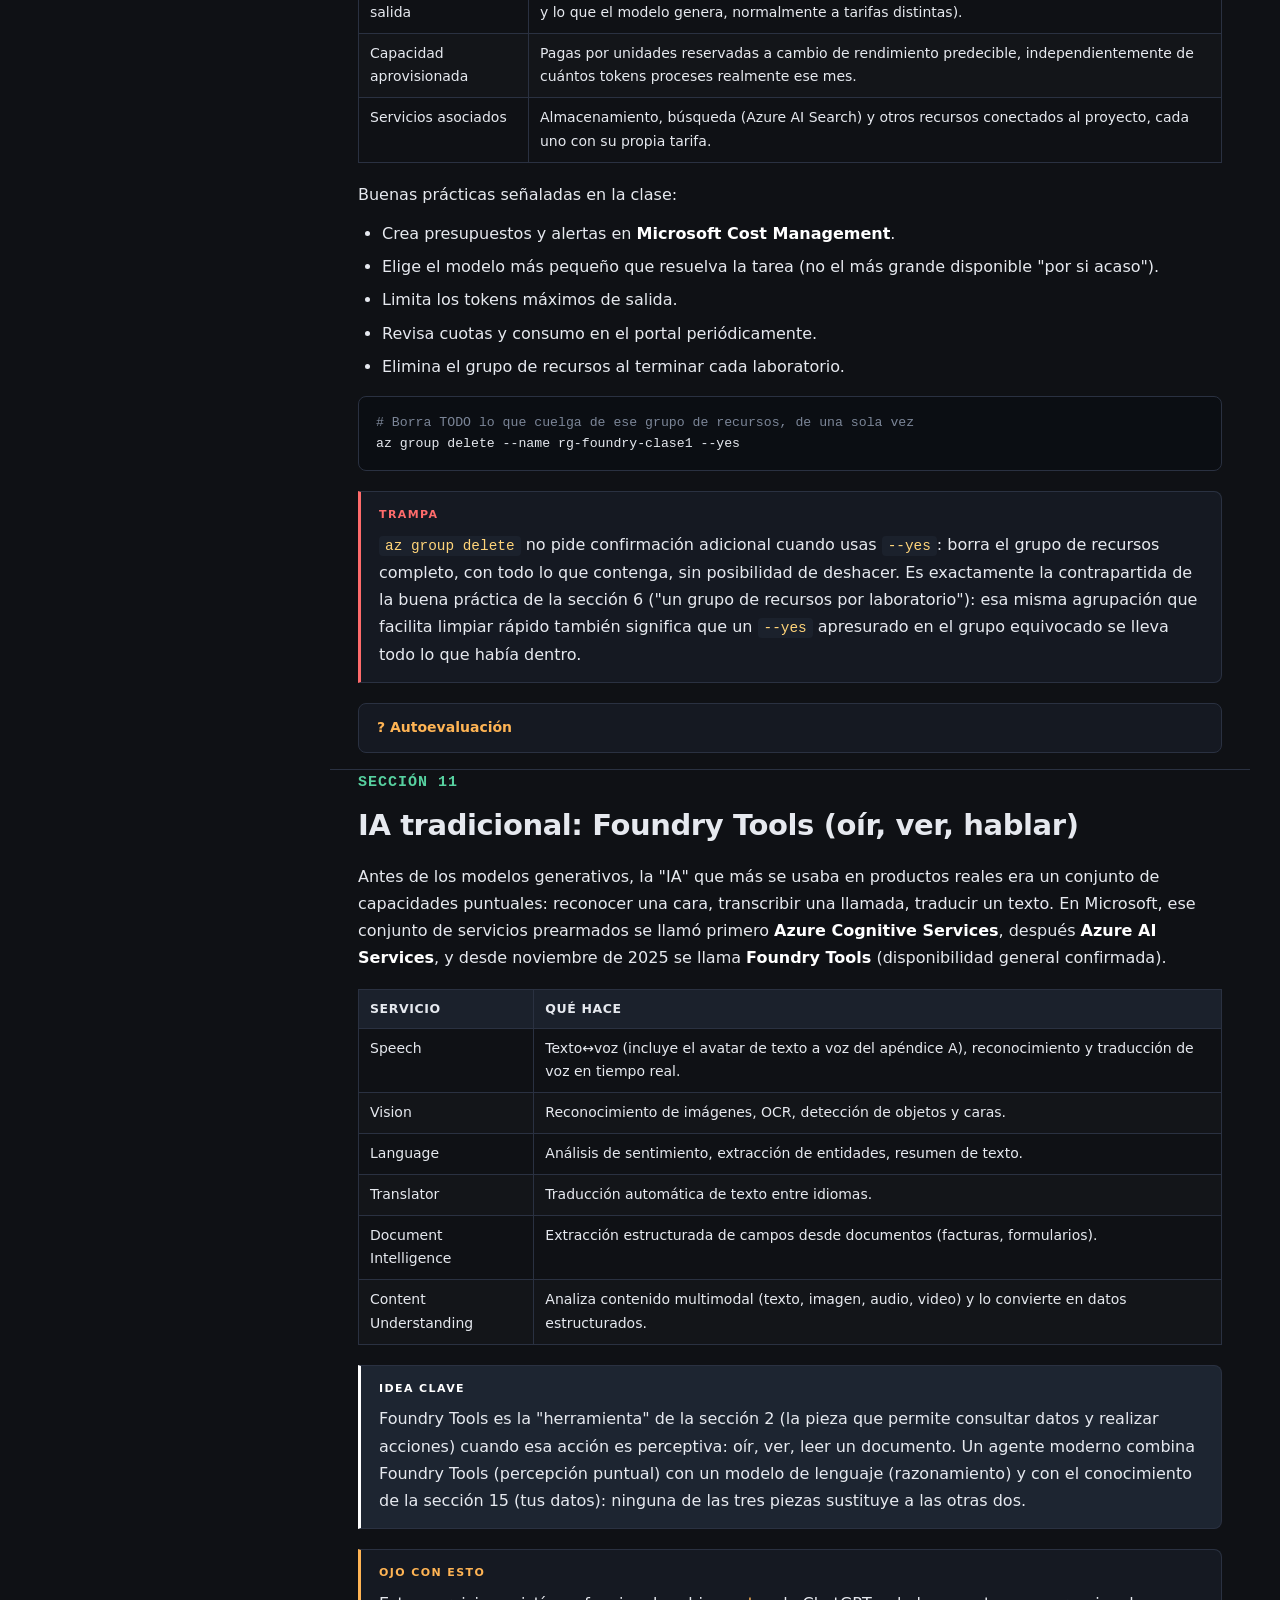
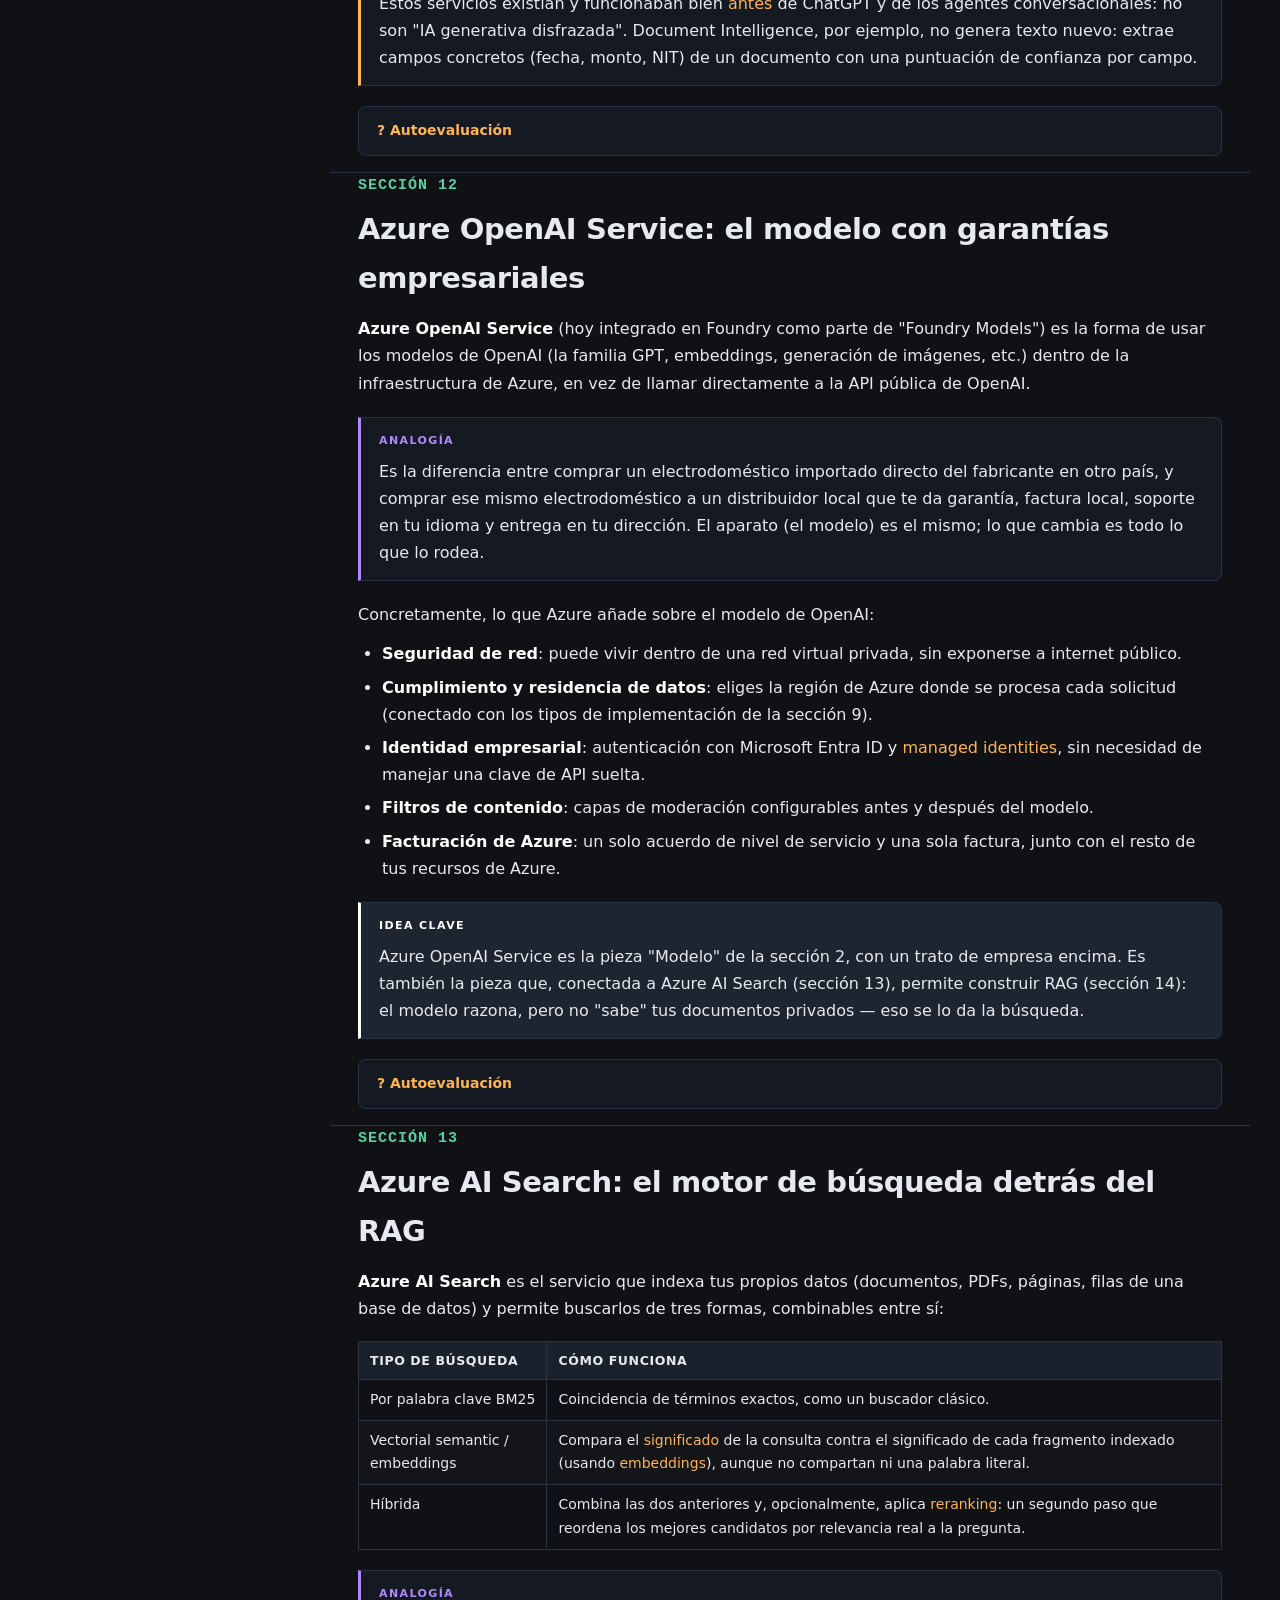
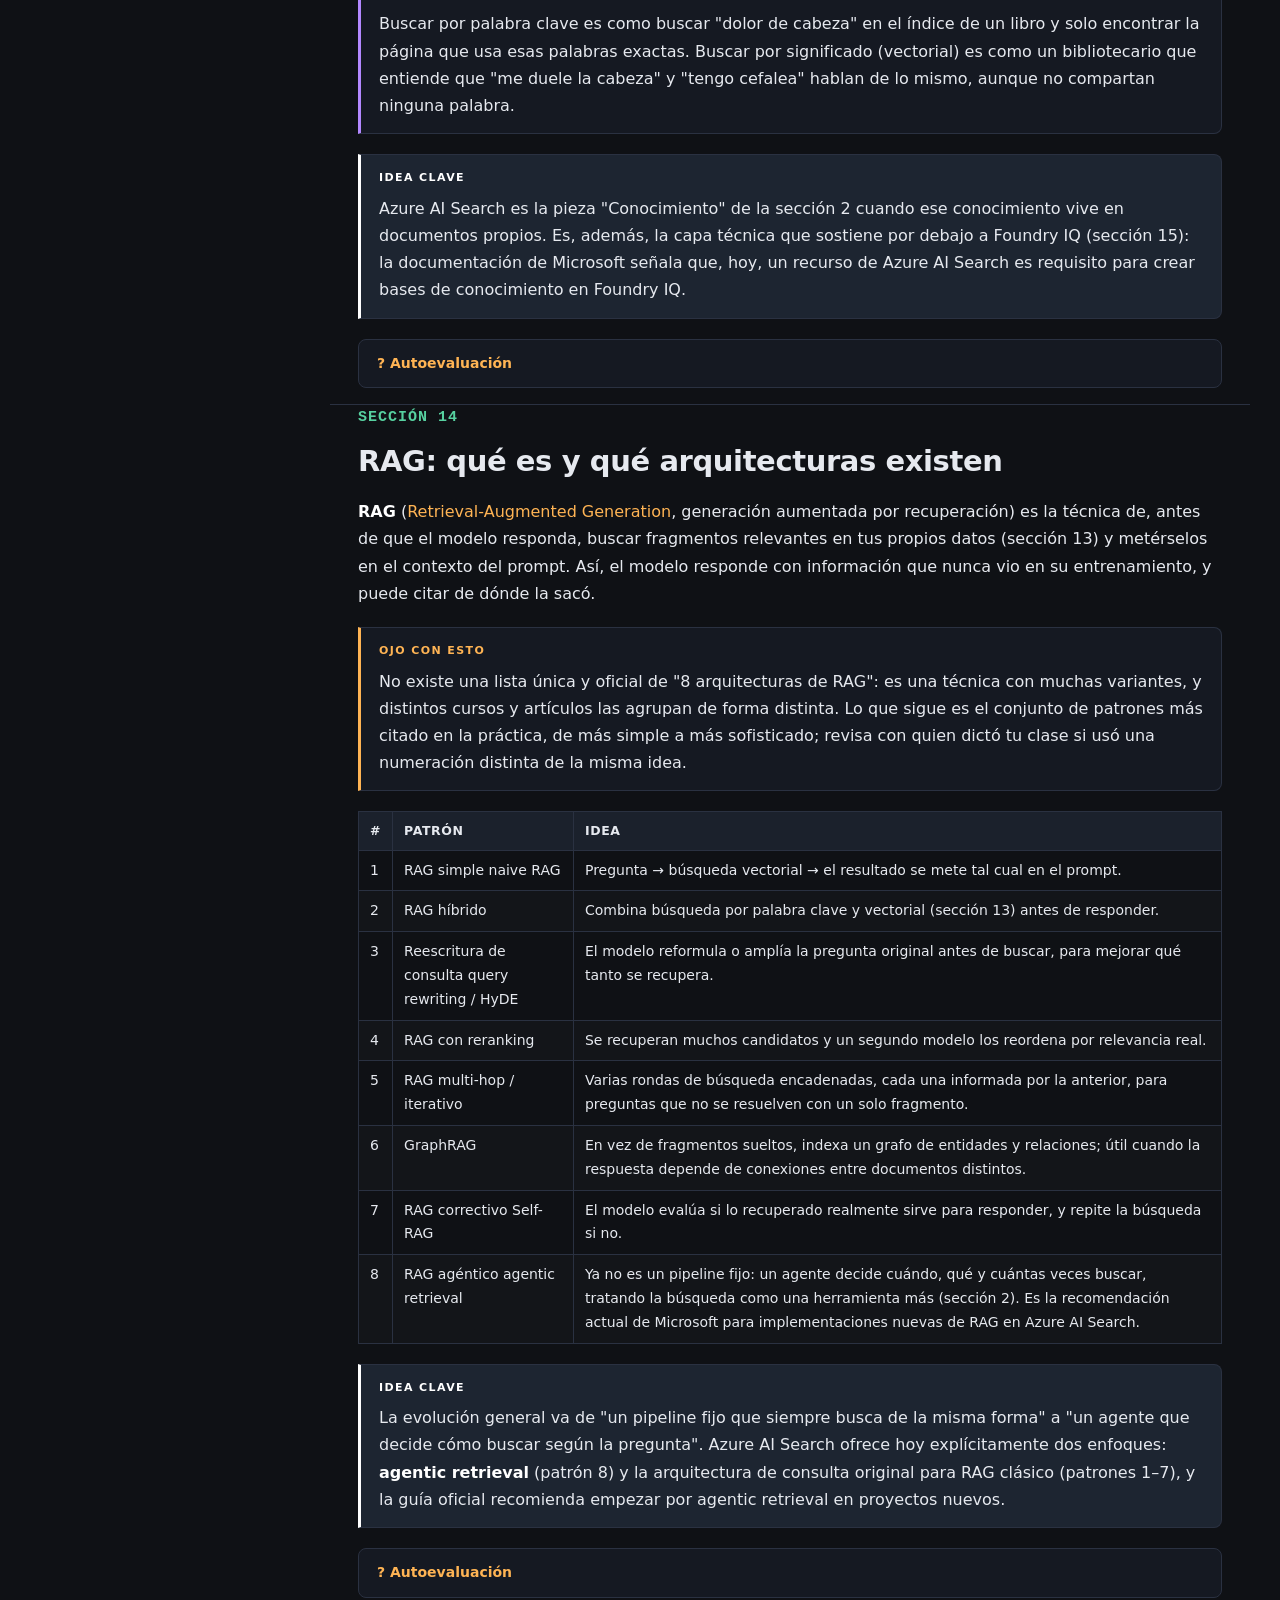
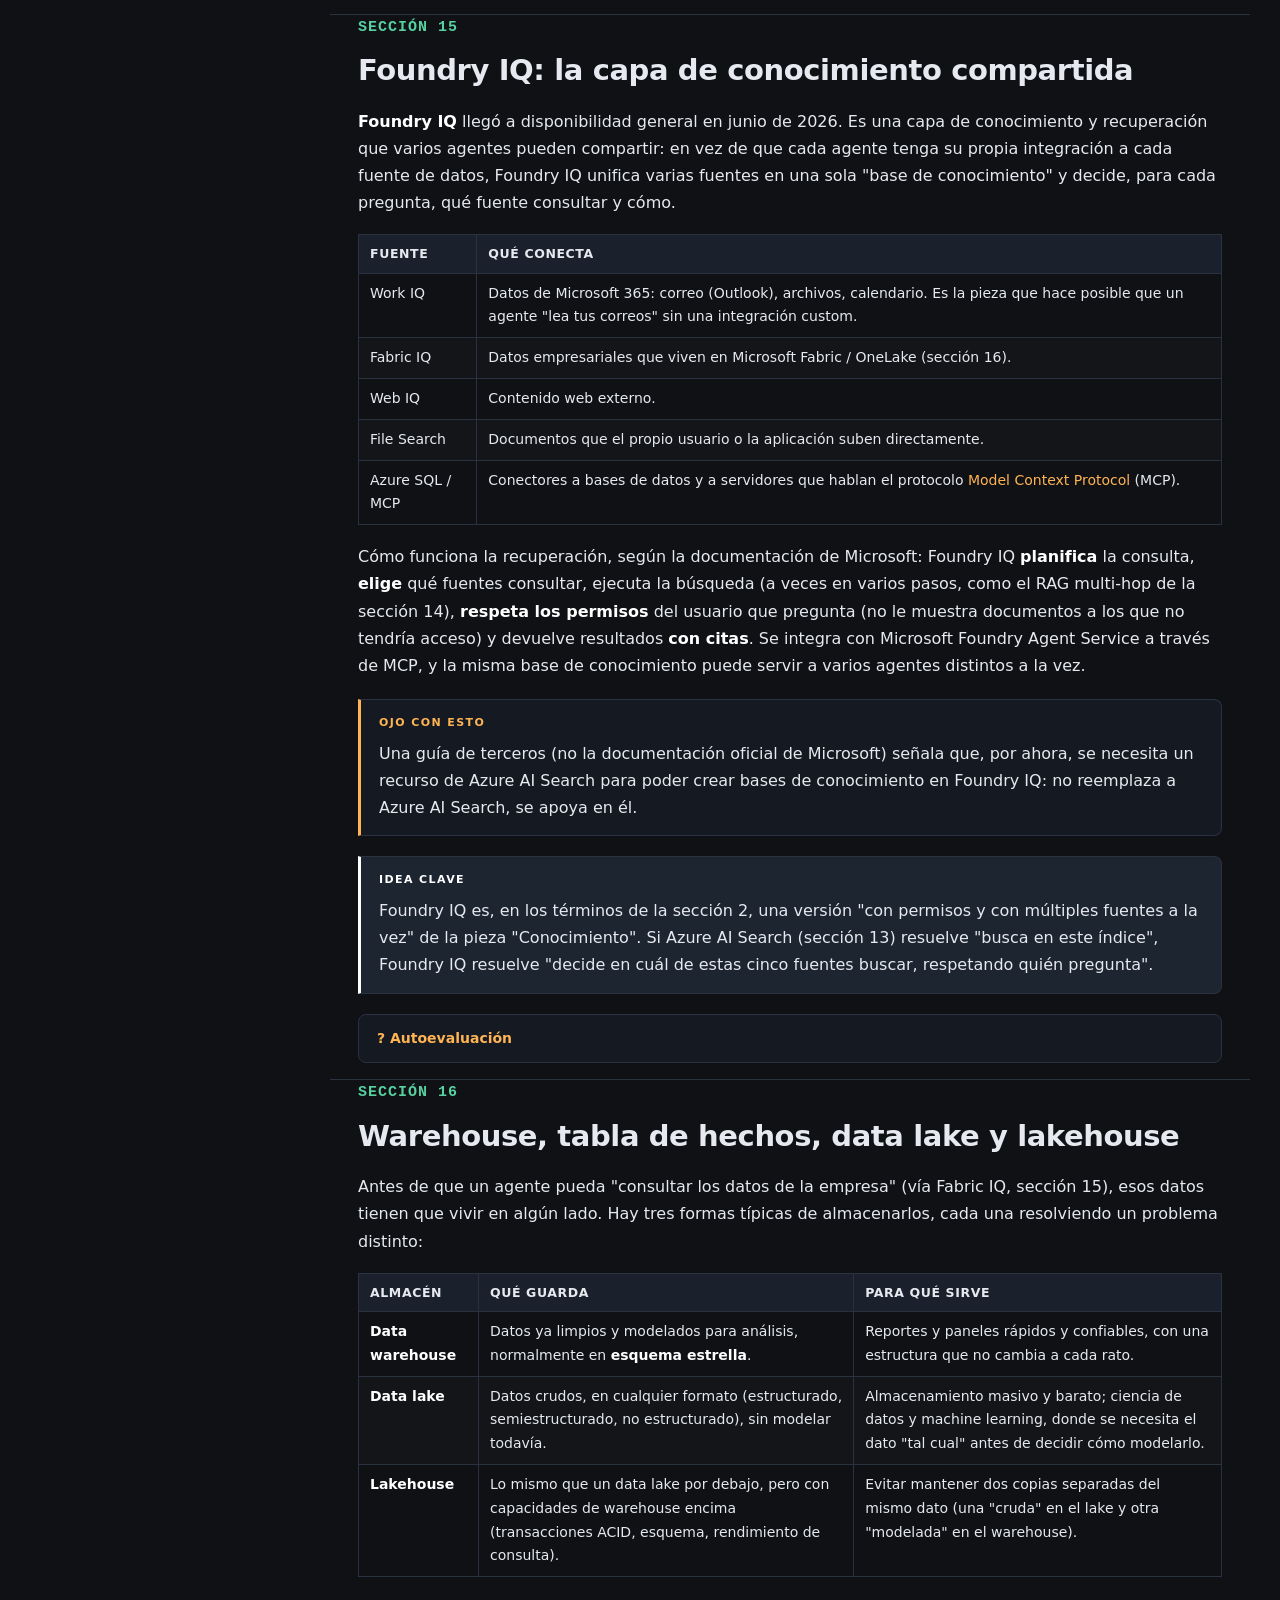
<file: guia/agentes-ia-foundry.html>
<!DOCTYPE html>
<html lang="es">
<head>
<meta charset="utf-8">
<meta name="viewport" content="width=device-width, initial-scale=1">
<title>Agentes de IA y Microsoft Foundry - Biblioteca de estudio</title>
<link rel="stylesheet" href="_estilo.css">
</head>
<body>
<div id="prog"></div>
<div id="wrap">

<aside id="side">
  <button id="sideClose" aria-label="Cerrar índice">✕</button>
  <a class="backlink" href="index.html">Volver a la biblioteca</a>
  <h1>Agentes de IA y Microsoft Foundry</h1>
  <p class="sub">Tema 06 - De un modelo de lenguaje a un agente que actúa con tus datos</p>
  <input id="docSearch" placeholder="Buscar en toda la guía..." autocomplete="off">
  <div id="docResults"></div>
  <input id="tocFilter" placeholder="Filtrar índice..." autocomplete="off">
  <nav id="toc">
    <div class="grp">Qué es un agente</div>
    <a href="#intro">Cómo usar este tema</a>
    <a href="#c1">1. De un modelo de lenguaje a un agente</a>
    <a href="#c2">2. Las cuatro piezas de un agente</a>
    <div class="grp">Dónde se usa</div>
    <a href="#c3">3. Casos de uso: empresas, proyectos, día a día</a>
    <a href="#c4">4. Casos de éxito reales de Microsoft</a>
    <div class="grp">Microsoft Foundry</div>
    <a href="#c5">5. Qué es Microsoft Foundry (y por qué cambió de nombre dos veces)</a>
    <a href="#c6">6. La jerarquía: suscripción, grupo de recursos, recurso y proyecto</a>
    <a href="#c7">7. Implementar un proyecto desde el portal</a>
    <a href="#c8">8. Herramientas y SDK para desarrolladores</a>
    <div class="grp">Modelos y costos</div>
    <a href="#c9">9. Tipos de implementación de un modelo</a>
    <a href="#c10">10. Gestión de costos</a>
    <a href="#c11">11. IA tradicional: Foundry Tools (oír, ver, hablar)</a>
    <div class="grp">Las piezas que conectan un agente a tus datos</div>
    <a href="#c12">12. Azure OpenAI Service: el modelo con garantías empresariales</a>
    <a href="#c13">13. Azure AI Search: el motor de búsqueda detrás del RAG</a>
    <a href="#c14">14. RAG: qué es y qué arquitecturas existen</a>
    <a href="#c15">15. Foundry IQ: la capa de conocimiento compartida</a>
    <div class="grp">De dónde salen los datos de una empresa</div>
    <a href="#c16">16. Warehouse, tabla de hechos, data lake y lakehouse</a>
    <div class="grp">Apéndice</div>
    <a href="#apa">A. El avatar que vende en vivo: qué se pudo verificar</a>
    <div class="grp">Consulta</div>
    <a href="#glosario">Glosario A–Z</a>
    <a href="#refs">Fuentes y para seguir leyendo</a>
    <a href="#herramientas">Herramientas interactivas</a>
  </nav>
</aside>

<main id="main">

<header class="cover inner">
  <div class="kicker">Tema 06</div>
  <h1>Agentes de IA y Microsoft Foundry</h1>
  <p>Apuntes de una clase sobre <strong>agentes de IA</strong> y la plataforma <strong>Microsoft Foundry</strong> (antes Azure AI Foundry, antes Azure AI Studio): qué diferencia a un agente de un simple chat, de qué piezas está hecho, cómo se despliega y se paga en Azure, qué es <strong>RAG</strong> y qué arquitecturas existen para implementarlo, qué es <strong>Foundry IQ</strong>, y de dónde saca una empresa los datos con los que alimenta todo esto (warehouse, data lake, lakehouse).</p>
  <p class="meta">16 secciones · 1 apéndice · glosario A–Z · 1 herramienta interactiva<br>Nivel: sin experiencia previa en Azure ni en IA generativa</p>
</header>

<section id="intro" class="inner">
  <h2><span class="num">PRÓLOGO</span>Cómo usar este tema</h2>
  <p>Este tema junta dos cosas: las diapositivas de una clase de Código Facilito sobre agentes de IA y Microsoft Foundry, y una verificación posterior de cada afirmación dudosa contra fuentes actuales (documentación de Microsoft, anuncios oficiales, prensa especializada). Donde algo <strong>no</strong> se pudo confirmar, el texto lo dice explícitamente en vez de darlo por cierto: la regla de esta biblioteca es que los datos sean reales y verificables (apéndice A es el ejemplo más claro de esto).</p>
  <p>El hilo tiene seis bloques:</p>
  <table>
    <thead><tr><th>Bloque</th><th>Secciones</th><th>Qué resuelve</th></tr></thead>
    <tbody>
      <tr><td>Qué es un agente</td><td><a href="#c1">1</a>–<a href="#c2">2</a></td><td>La diferencia entre un modelo de lenguaje, un chat y un agente; y las cuatro piezas que arman un agente.</td></tr>
      <tr><td>Dónde se usa</td><td><a href="#c3">3</a>–<a href="#c4">4</a></td><td>Casos de uso concretos y casos de éxito reales publicados por Microsoft.</td></tr>
      <tr><td>Microsoft Foundry</td><td><a href="#c5">5</a>–<a href="#c8">8</a></td><td>Qué es la plataforma, su historia de nombres, su jerarquía de recursos, y cómo se crea un proyecto.</td></tr>
      <tr><td>Modelos y costos</td><td><a href="#c9">9</a>–<a href="#c11">11</a></td><td>Cómo se despliega un modelo, cómo se paga, y qué es la IA "tradicional" (Foundry Tools) frente a la generativa.</td></tr>
      <tr><td>Conectar un agente a tus datos</td><td><a href="#c12">12</a>–<a href="#c15">15</a></td><td>Azure OpenAI Service, Azure AI Search, RAG y sus arquitecturas, y Foundry IQ.</td></tr>
      <tr><td>De dónde salen los datos</td><td><a href="#c16">16</a></td><td>Data warehouse, tabla de hechos, data lake y lakehouse: dónde vive la información que un agente empresarial termina consultando.</td></tr>
    </tbody>
  </table>

  <h3>Las convenciones visuales de este tema</h3>
  <div class="box analogy"><span class="lbl">Analogía</span><p>Un ejemplo de la vida diaria que explica el concepto antes de la definición técnica.</p></div>
  <div class="box real"><span class="lbl">Ejemplo real</span><p>Un dato o cifra publicada por Microsoft o por otra fuente verificable, citada en la sección de fuentes.</p></div>
  <div class="box warn"><span class="lbl">Ojo con esto</span><p>Un error de concepto frecuente, o un dato que cambia rápido (nombres, precios, regiones disponibles).</p></div>
  <div class="box key"><span class="lbl">Idea clave</span><p>El resumen de un párrafo. Lo que hay que llevarse.</p></div>

  <div class="box warn"><span class="lbl">Ojo con esto</span>
    <p>Microsoft renombra esta plataforma y sus servicios con frecuencia (sección 5). Este tema usa los nombres vigentes a noviembre de 2026 y anota el nombre anterior entre paréntesis la primera vez que aparece cada servicio, porque es muy probable que sigas encontrando el nombre viejo en videos, artículos y hasta en el propio portal durante la transición.</p>
  </div>
</section>

<section id="c1" class="inner">
  <h2><span class="num">SECCIÓN 1</span>De un modelo de lenguaje a un agente</h2>
  <p>La clase arranca distinguiendo tres niveles que suelen confundirse porque todos "usan IA":</p>
  <table>
    <thead><tr><th>Nivel</th><th>Qué hace</th></tr></thead>
    <tbody>
      <tr><td>Modelo de lenguaje <span class="en">(LLM)</span></td><td>Genera texto a partir de una indicación (<em>prompt</em>). No recuerda nada entre llamadas ni ejecuta ninguna acción por su cuenta.</td></tr>
      <tr><td>Aplicación de chat</td><td>Envuelve al modelo con una conversación: mantiene historial y responde preguntas con contexto, pero sigue siendo reactiva (espera a que le preguntes).</td></tr>
      <tr><td>Agente de IA</td><td>Recibe una <strong>meta</strong>, no solo una pregunta. Razona qué pasos seguir, usa herramientas para ejecutar acciones, y puede encadenar varios pasos sin que un humano apruebe cada uno.</td></tr>
    </tbody>
  </table>

  <div class="box analogy"><span class="lbl">Analogía</span>
    <p>Un modelo de lenguaje es como un empleado que solo contesta lo que le preguntas, sin moverse de su silla. Una aplicación de chat es el mismo empleado, pero que ya recuerda lo que hablaron antes en la conversación. Un agente es ese empleado con permiso para levantarse, ir al archivo, sacar un documento, llenar un formulario y entregarlo, sin que tengas que indicarle cada movimiento.</p>
  </div>

  <p>La definición que usa la clase: <strong>un agente es una aplicación que usa un modelo de IA para entender una meta, decidir los pasos y ejecutar acciones con herramientas.</strong> El ejemplo dado: un agente de soporte lee el ticket, consulta la base de conocimiento, propone una solución y crea la tarea de seguimiento — cuatro pasos encadenados, sin que nadie le dijera "ahora busca en la base de conocimiento" ni "ahora crea la tarea": el agente lo decidió.</p>

  <div class="box key"><span class="lbl">Idea clave</span>
    <p>La diferencia no es el modelo (puede ser exactamente el mismo modelo de lenguaje en los tres niveles). La diferencia es <strong>cuánta autonomía y cuántas herramientas</strong> hay alrededor del modelo. Por eso "las empresas buscan automatizar procesos completos, no solo responder preguntas" (frase textual de la clase): un chat responde, un agente termina el proceso.</p>
  </div>

  <details class="quiz"><summary>Autoevaluación</summary>
    <div class="body">
      <ol>
        <li>Si dos sistemas usan el mismo modelo de lenguaje por debajo, ¿qué los distingue como "chat" o como "agente"?<br><em>La autonomía para decidir pasos y las herramientas que tiene disponibles para ejecutar acciones, no el modelo en sí.</em></li>
        <li>¿Por qué un agente de soporte que "lee el ticket, consulta la base de conocimiento, propone una solución y crea la tarea de seguimiento" es un agente y no un chatbot?<br><em>Porque encadena varias acciones y decide el orden por sí mismo a partir de una meta ("resolver el ticket"), en vez de solo responder a una pregunta puntual.</em></li>
      </ol>
    </div>
  </details>
</section>

<section id="c2" class="inner">
  <h2><span class="num">SECCIÓN 2</span>Las cuatro piezas de un agente</h2>
  <p>Según la clase, un agente se arma con cuatro piezas. Las cuatro aparecen también, más adelante, como servicios independientes dentro de Microsoft Foundry (secciones 11 a 15), así que vale la pena fijarlas desde ya:</p>
  <table>
    <thead><tr><th>Pieza</th><th>Función</th><th>Dónde se ve más adelante</th></tr></thead>
    <tbody>
      <tr><td><strong>Modelo</strong></td><td>Razona y genera lenguaje natural.</td><td>Azure OpenAI Service (sección 12)</td></tr>
      <tr><td><strong>Instrucciones</strong></td><td>Definen el rol, el tono y los límites del agente.</td><td>El <em>system prompt</em> con el que se configura cada agente</td></tr>
      <tr><td><strong>Herramientas</strong></td><td>Permiten consultar datos y realizar acciones.</td><td>Foundry Tools (sección 11), conectores a otros sistemas</td></tr>
      <tr><td><strong>Conocimiento</strong></td><td>Aporta información confiable de tus propias fuentes.</td><td>Azure AI Search y Foundry IQ (secciones 13 y 15)</td></tr>
    </tbody>
  </table>

  <div class="box real"><span class="lbl">Ejemplo real</span>
    <p>Microsoft Foundry Agent Service (el servicio que ejecuta agentes dentro de Foundry) describe exactamente este mismo reparto: conecta modelos, herramientas y frameworks en un único motor en tiempo de ejecución, y se encarga de la identidad, la seguridad, la observabilidad y el escalado, para que el desarrollador se concentre en la lógica del agente.</p>
  </div>

  <div class="box warn"><span class="lbl">Ojo con esto</span>
    <p>"Instrucciones" no es un campo decorativo: es lo único que mantiene al agente dentro de su rol. Un agente sin instrucciones claras tiene el mismo modelo y las mismas herramientas que uno bien definido, pero puede intentar resolver cualquier cosa con cualquier herramienta, lo cual en producción es tan peligroso como no tener permisos bien configurados.</p>
  </div>

  <details class="quiz"><summary>Autoevaluación</summary>
    <div class="body">
      <ol>
        <li>¿Qué pieza de las cuatro es la que le da al agente acceso a información específica de tu empresa, en vez de solo lo que el modelo aprendió en su entrenamiento?<br><em>El conocimiento (ligado a Azure AI Search / Foundry IQ, sección 15).</em></li>
        <li>¿Por qué un agente con el mismo modelo y las mismas herramientas puede comportarse muy distinto según el caso?<br><em>Porque las instrucciones son las que fijan su rol, su tono y sus límites; sin ellas, el modelo decide libremente cómo interpretar la meta.</em></li>
      </ol>
    </div>
  </details>
</section>

<section id="c3" class="inner">
  <h2><span class="num">SECCIÓN 3</span>Casos de uso: empresas, proyectos, día a día</h2>
  <p>La clase organiza el valor de los agentes en tres planos. No son categorías técnicas distintas — el mismo agente de "resumir y buscar" sirve en los tres — sino tres escalas de impacto:</p>

  <div class="box key"><span class="lbl">Idea clave</span>
    <p><strong>Empresas</strong>: atención al cliente disponible todo el día, automatización de procesos internos, análisis de documentos y datos a escala.<br>
    <strong>Proyectos</strong>: resúmenes de reuniones y tareas pendientes, apoyo en desarrollo/pruebas/documentación, seguimiento de avances y riesgos.<br>
    <strong>Día a día</strong>: organizar correo y agenda, investigar y comparar información, aprender temas nuevos con un tutor personal.</p>
  </div>

  <p>El ejemplo que la propia clase usó para ilustrar el plano "día a día" fue buscar casos de éxito de clientes de Microsoft directamente en su portal de historias — que es justo el tema de la sección siguiente.</p>

  <details class="quiz"><summary>Autoevaluación</summary>
    <div class="body">
      <ol>
        <li>Da un ejemplo de un mismo tipo de agente (por ejemplo, "resumir documentos largos") aplicado en los tres planos: empresa, proyecto y día a día.<br><em>Empresa: resumir reclamaciones de clientes a escala. Proyecto: resumir el acta de cada reunión del equipo. Día a día: resumir un artículo largo antes de decidir si leerlo completo.</em></li>
      </ol>
    </div>
  </details>
</section>

<section id="c4" class="inner">
  <h2><span class="num">SECCIÓN 4</span>Casos de éxito reales de Microsoft</h2>
  <p>Microsoft mantiene un portal público de historias de clientes (<code>microsoft.com/.../customers/search</code>) con más de 2.300 casos, filtrables por industria, necesidad de negocio y producto usado. De las diapositivas de la clase y de este portal, tres casos sirven como referencia concreta de qué tan lejos puede llegar un agente bien construido:</p>

  <div class="box real"><span class="lbl">Ejemplo real</span>
    <p><strong>Microsoft (caso propio)</strong>: usa Azure AI Search, Microsoft Foundry y Microsoft Copilot Studio para responder preguntas complejas de licenciamiento más rápido, combinando búsqueda sobre documentos internos con un agente conversacional.</p>
  </div>
  <div class="box real"><span class="lbl">Ejemplo real</span>
    <p><strong>Carrier</strong> (industria/manufactura): ofrece un soporte constante y centrado en las personas con Microsoft 365 Copilot, Microsoft Copilot Studio y SharePoint como fuente de conocimiento.</p>
  </div>
  <div class="box real"><span class="lbl">Ejemplo real</span>
    <p><strong>Armanino</strong> (servicios profesionales): construyó una "fábrica de aplicaciones de IA" sobre Microsoft Foundry, usando Azure y Microsoft Copilot Studio, y reportó una reducción del <strong>89 %</strong> en el tiempo de producción de aplicaciones.</p>
  </div>

  <div class="box warn"><span class="lbl">Ojo con esto</span>
    <p>Las cifras de casos de éxito vienen de comunicados de las propias empresas o de Microsoft, no de una auditoría independiente. Son útiles como referencia de lo que es posible, no como garantía de que tu propio caso tendrá el mismo resultado.</p>
  </div>

  <details class="quiz"><summary>Autoevaluación</summary>
    <div class="body">
      <ol>
        <li>¿Por qué conviene filtrar el portal de casos de éxito por tu propia industria y producto, en vez de leer casos al azar?<br><em>Porque la arquitectura y el ahorro reportado dependen mucho del contexto (tamaño de la empresa, tipo de dato, producto usado); un caso de otra industria puede no ser comparable.</em></li>
      </ol>
    </div>
  </details>
</section>

<section id="c5" class="inner">
  <h2><span class="num">SECCIÓN 5</span>Qué es Microsoft Foundry (y por qué cambió de nombre dos veces)</h2>
  <p>La plataforma donde se construyen estos agentes ha tenido tres nombres en poco más de dos años, aunque el portal siempre vivió en la misma dirección (<code>ai.azure.com</code>):</p>
  <table>
    <thead><tr><th>Fecha</th><th>Nombre</th></tr></thead>
    <tbody>
      <tr><td>Noviembre 2023</td><td>Azure AI Studio</td></tr>
      <tr><td>Noviembre 2024 (Microsoft Ignite)</td><td>Azure AI Foundry</td></tr>
      <tr><td>Noviembre 2025 / enero 2026</td><td>Microsoft Foundry (nombre vigente)</td></tr>
    </tbody>
  </table>

  <div class="box warn"><span class="lbl">Ojo con esto</span>
    <p>El último cambio no fue solo cosmético: junto con el nombre, Microsoft amplió el alcance de la plataforma para que no fuera "solo Azure", sino que abarcara también integraciones con Microsoft 365 y Microsoft Fabric (de ahí servicios como Work IQ y Fabric IQ en la sección 15).</p>
  </div>

  <p>Por eso, en clases o artículos grabados antes de noviembre de 2025 verás "Azure AI Foundry" o incluso "Azure AI Studio" refiriéndose exactamente a lo mismo que este tema llama Microsoft Foundry. Como parte del mismo cambio de nombre, el paquete de servicios de IA "clásicos" (habla, visión, lenguaje) que antes se llamaba <strong>Azure AI Services</strong> (y antes de eso, <strong>Azure Cognitive Services</strong>) pasó a llamarse <strong>Foundry Tools</strong> (sección 11).</p>

  <div class="box key"><span class="lbl">Idea clave</span>
    <p>Microsoft Foundry es la plataforma unificada para construir aplicaciones de IA: agrupa modelos (Foundry Models, incluido Azure OpenAI Service), herramientas prearmadas (Foundry Tools), el motor para correr agentes (Foundry Agent Service) y la capa de conocimiento (Foundry IQ). No es un producto nuevo desde cero: es la consolidación, bajo un solo nombre y un solo portal, de servicios que antes vivían dispersos en Azure.</p>
  </div>

  <details class="quiz"><summary>Autoevaluación</summary>
    <div class="body">
      <ol>
        <li>Si un video de 2024 habla de "Azure AI Foundry" y uno de este tema habla de "Microsoft Foundry", ¿son plataformas distintas?<br><em>No: es la misma plataforma, en distintos momentos de su historia de nombres (Azure AI Studio → Azure AI Foundry → Microsoft Foundry).</em></li>
      </ol>
    </div>
  </details>
</section>

<section id="c6" class="inner">
  <h2><span class="num">SECCIÓN 6</span>La jerarquía: suscripción, grupo de recursos, recurso y proyecto</h2>
  <p>Foundry organiza el trabajo en cuatro niveles anidados, de más general a más específico:</p>
  <pre><span class="c">Suscripción de Azure</span>
  └─ <span class="c">Grupo de recursos</span>
       └─ <span class="c">Recurso de Foundry</span>
            ├─ Proyecto A
            └─ Proyecto B</pre>

  <table>
    <thead><tr><th>Nivel</th><th>Qué aporta</th></tr></thead>
    <tbody>
      <tr><td>Recurso de Foundry</td><td>Aporta procesamiento, almacenamiento, entrega de modelos y otros servicios: es la "cuenta" de Foundry dentro de Azure.</td></tr>
      <tr><td>Proyecto de Foundry</td><td>Entorno de trabajo aislado para desarrollar aplicaciones y agentes; varios proyectos pueden compartir el mismo recurso.</td></tr>
    </tbody>
  </table>

  <div class="box analogy"><span class="lbl">Analogía</span>
    <p>El recurso de Foundry es como el edificio de oficinas (con su electricidad, su internet, su recepción); cada proyecto es una oficina individual dentro de ese edificio, con su propio equipo y sus propios documentos, pero compartiendo la infraestructura del edificio.</p>
  </div>

  <div class="box key"><span class="lbl">Idea clave</span>
    <p>Buena práctica explícita de la clase: <strong>usa un grupo de recursos por laboratorio</strong> (o por experimento), para poder eliminar todo de un solo golpe al terminar, en vez de tener que rastrear e individualmente borrar cada pieza (esto conecta directo con la sección 10 de costos).</p>
  </div>

  <details class="quiz"><summary>Autoevaluación</summary>
    <div class="body">
      <ol>
        <li>¿Puede un mismo recurso de Foundry tener varios proyectos?<br><em>Sí: el recurso aporta la infraestructura compartida (cómputo, almacenamiento, modelos) y cada proyecto es un entorno aislado de trabajo sobre esa misma infraestructura.</em></li>
        <li>¿Por qué agrupar recursos de un experimento en su propio grupo de recursos facilita la limpieza?<br><em>Porque borrar el grupo de recursos borra automáticamente todo lo que contiene, en una sola operación, sin tener que ubicar cada recurso suelto.</em></li>
      </ol>
    </div>
  </details>
</section>

<section id="c7" class="inner">
  <h2><span class="num">SECCIÓN 7</span>Implementar un proyecto desde el portal</h2>
  <p>La clase resume el flujo de creación en cuatro pasos, todos dentro de <code>ai.azure.com</code>:</p>
  <table>
    <thead><tr><th>Paso</th><th>Acción</th></tr></thead>
    <tbody>
      <tr><td>1. Entra al portal</td><td>Abre <code>ai.azure.com</code> e inicia sesión con tu cuenta de Azure.</td></tr>
      <tr><td>2. Crea el proyecto</td><td>Selecciona "Crear proyecto" y asígnale un nombre.</td></tr>
      <tr><td>3. Configura</td><td>En opciones avanzadas, elige suscripción, grupo de recursos, recurso y región.</td></tr>
      <tr><td>4. Implementa</td><td>Confirma y espera a que el portal cree los recursos.</td></tr>
    </tbody>
  </table>

  <div class="box key"><span class="lbl">Idea clave</span>
    <p>El portal crea el recurso de Foundry <strong>y</strong> el proyecto en una sola operación: no hace falta crear primero el recurso a mano y después el proyecto por separado, salvo que entres a "opciones avanzadas" para reutilizar un recurso ya existente (por ejemplo, para meter un segundo proyecto en el mismo recurso, como en el diagrama de la sección 6).</p>
  </div>

  <details class="quiz"><summary>Autoevaluación</summary>
    <div class="body">
      <ol>
        <li>Si ya tienes un recurso de Foundry y solo quieres un proyecto nuevo dentro de él, ¿qué paso del flujo cambia?<br><em>El paso 3 ("configura"): en vez de dejar que se cree un recurso nuevo, eliges el recurso existente en las opciones avanzadas.</em></li>
      </ol>
    </div>
  </details>
</section>

<section id="c8" class="inner">
  <h2><span class="num">SECCIÓN 8</span>Herramientas y SDK para desarrolladores</h2>
  <p>Para trabajar con Foundry desde código, la clase señala dos frentes:</p>
  <table>
    <thead><tr><th>Frente</th><th>Incluye</th></tr></thead>
    <tbody>
      <tr><td>Herramientas</td><td>Visual Studio Code, la extensión de Microsoft Foundry para VS Code, GitHub Copilot.</td></tr>
      <tr><td>SDK</td><td>SDK de Microsoft Foundry, SDK de OpenAI, SDK de Foundry Tools.</td></tr>
    </tbody>
  </table>

  <p>En la práctica, un flujo típico desde VS Code es: la extensión de Foundry lista los recursos (agentes, modelos, implementaciones) directamente en el panel lateral, y el código usa el SDK para autenticarse (normalmente con <code>DefaultAzureCredential</code>, sin guardar ninguna clave en el archivo) y llamar al modelo o al agente desplegado.</p>

  <div class="box warn"><span class="lbl">Ojo con esto</span>
    <p>"SDK de OpenAI" no significa que estés llamando a los servidores de OpenAI directamente: el mismo SDK (cliente) de OpenAI puede apuntar a un endpoint de Azure OpenAI Service (sección 12), cambiando solo la URL base y la forma de autenticarse. El código de tu aplicación es prácticamente idéntico en ambos casos.</p>
  </div>

  <details class="quiz"><summary>Autoevaluación</summary>
    <div class="body">
      <ol>
        <li>¿Qué cambia, en el código, entre usar el SDK de OpenAI contra OpenAI directamente y usarlo contra Azure OpenAI Service?<br><em>Principalmente el endpoint al que apunta el cliente y el mecanismo de autenticación; la forma de llamar a los métodos del SDK es casi idéntica.</em></li>
      </ol>
    </div>
  </details>
</section>

<section id="c9" class="inner">
  <h2><span class="num">SECCIÓN 9</span>Tipos de implementación de un modelo</h2>
  <p>Cuando despliegas (implementas) un modelo en Foundry, eliges entre varios tipos de implementación, cada uno pensado para una carga distinta:</p>
  <table>
    <thead><tr><th>Tipo</th><th>Más adecuado para</th></tr></thead>
    <tbody>
      <tr><td>Estándar global</td><td>Cargas generales con la cuota más alta.</td></tr>
      <tr><td>Aprovisionado global</td><td>Alto rendimiento predecible.</td></tr>
      <tr><td>Lote global</td><td>Trabajos asíncronos grandes.</td></tr>
      <tr><td>Zona de datos estándar</td><td>Cumplimiento de zona de datos (UE o EE. UU.).</td></tr>
      <tr><td>Zona de datos aprovisionada</td><td>Zona de datos con rendimiento predecible.</td></tr>
      <tr><td>Estándar regional</td><td>Cumplimiento regional y bajo volumen.</td></tr>
      <tr><td>Aprovisionada en la región</td><td>Cumplimiento y rendimiento regionales.</td></tr>
      <tr><td>Developer</td><td>Solo evaluación de modelos ajustados (<em>fine-tuned</em>).</td></tr>
    </tbody>
  </table>

  <div class="box key"><span class="lbl">Idea clave</span>
    <p>Regla rápida dada en la clase: <strong>empieza con Estándar global</strong>. Pasa a <strong>aprovisionado</strong> si necesitas rendimiento predecible (por ejemplo, para un acuerdo de nivel de servicio con latencia garantizada). Usa <strong>zona de datos</strong> o <strong>regional</strong> si tienes requisitos de cumplimiento normativo sobre dónde se procesan los datos.</p>
  </div>

  <div class="box warn"><span class="lbl">Ojo con esto</span>
    <p>"Zona de datos" y "regional" no son lo mismo: zona de datos (UE o EE. UU.) es un compromiso amplio de dónde se procesan los datos dentro de ese bloque; "regional" ata el procesamiento a una región de Azure específica (más estrecho, útil cuando una ley exige una región concreta, no solo un bloque).</p>
  </div>

  <details class="quiz"><summary>Autoevaluación</summary>
    <div class="body">
      <ol>
        <li>Tu aplicación necesita que el 99 % de las respuestas lleguen en menos de 2 segundos, siempre, sin importar la hora del día. ¿Qué tipo de implementación es más adecuado?<br><em>Aprovisionado (global, de zona de datos o regional según el requisito de cumplimiento), porque reserva capacidad dedicada en vez de competir por cuota compartida.</em></li>
        <li>¿Para qué se usa el tipo "Developer"?<br><em>Únicamente para evaluar modelos ajustados (fine-tuned), no para producción.</em></li>
      </ol>
    </div>
  </details>
</section>

<section id="c10" class="inner">
  <h2><span class="num">SECCIÓN 10</span>Gestión de costos</h2>
  <p>Foundry (y Azure en general) cobra por tres frentes distintos, que conviene no confundir:</p>
  <table>
    <thead><tr><th>Frente</th><th>Cómo se cobra</th></tr></thead>
    <tbody>
      <tr><td>Tokens de entrada y salida</td><td>En implementaciones estándar, pagas por millón de tokens procesados (lo que entra al modelo y lo que el modelo genera, normalmente a tarifas distintas).</td></tr>
      <tr><td>Capacidad aprovisionada</td><td>Pagas por unidades reservadas a cambio de rendimiento predecible, independientemente de cuántos tokens proceses realmente ese mes.</td></tr>
      <tr><td>Servicios asociados</td><td>Almacenamiento, búsqueda (Azure AI Search) y otros recursos conectados al proyecto, cada uno con su propia tarifa.</td></tr>
    </tbody>
  </table>

  <p>Buenas prácticas señaladas en la clase:</p>
  <ul>
    <li>Crea presupuestos y alertas en <strong>Microsoft Cost Management</strong>.</li>
    <li>Elige el modelo más pequeño que resuelva la tarea (no el más grande disponible "por si acaso").</li>
    <li>Limita los tokens máximos de salida.</li>
    <li>Revisa cuotas y consumo en el portal periódicamente.</li>
    <li>Elimina el grupo de recursos al terminar cada laboratorio.</li>
  </ul>

  <pre><span class="c"># Borra TODO lo que cuelga de ese grupo de recursos, de una sola vez</span>
az group delete --name rg-foundry-clase1 --yes</pre>

  <div class="box danger"><span class="lbl">Trampa</span>
    <p><code>az group delete</code> no pide confirmación adicional cuando usas <code>--yes</code>: borra el grupo de recursos completo, con todo lo que contenga, sin posibilidad de deshacer. Es exactamente la contrapartida de la buena práctica de la sección 6 ("un grupo de recursos por laboratorio"): esa misma agrupación que facilita limpiar rápido también significa que un <code>--yes</code> apresurado en el grupo equivocado se lleva todo lo que había dentro.</p>
  </div>

  <details class="quiz"><summary>Autoevaluación</summary>
    <div class="body">
      <ol>
        <li>¿Por qué "elegir el modelo más pequeño que resuelva la tarea" es una recomendación de costos y no solo de rendimiento?<br><em>Porque el cobro por tokens suele ser más barato en modelos más pequeños; usar un modelo grande para una tarea simple paga de más sin necesidad.</em></li>
        <li>¿Qué diferencia hay entre pagar por tokens y pagar por capacidad aprovisionada?<br><em>Por tokens pagas según el uso real (variable); por capacidad aprovisionada pagas una tarifa fija por una reserva de rendimiento, la uses toda o no.</em></li>
      </ol>
    </div>
  </details>
</section>

<section id="c11" class="inner">
  <h2><span class="num">SECCIÓN 11</span>IA tradicional: Foundry Tools (oír, ver, hablar)</h2>
  <p>Antes de los modelos generativos, la "IA" que más se usaba en productos reales era un conjunto de capacidades puntuales: reconocer una cara, transcribir una llamada, traducir un texto. En Microsoft, ese conjunto de servicios prearmados se llamó primero <strong>Azure Cognitive Services</strong>, después <strong>Azure AI Services</strong>, y desde noviembre de 2025 se llama <strong>Foundry Tools</strong> (disponibilidad general confirmada).</p>

  <table>
    <thead><tr><th>Servicio</th><th>Qué hace</th></tr></thead>
    <tbody>
      <tr><td>Speech</td><td>Texto↔voz (incluye el avatar de texto a voz del apéndice A), reconocimiento y traducción de voz en tiempo real.</td></tr>
      <tr><td>Vision</td><td>Reconocimiento de imágenes, OCR, detección de objetos y caras.</td></tr>
      <tr><td>Language</td><td>Análisis de sentimiento, extracción de entidades, resumen de texto.</td></tr>
      <tr><td>Translator</td><td>Traducción automática de texto entre idiomas.</td></tr>
      <tr><td>Document Intelligence</td><td>Extracción estructurada de campos desde documentos (facturas, formularios).</td></tr>
      <tr><td>Content Understanding</td><td>Analiza contenido multimodal (texto, imagen, audio, video) y lo convierte en datos estructurados.</td></tr>
    </tbody>
  </table>

  <div class="box key"><span class="lbl">Idea clave</span>
    <p>Foundry Tools es la "herramienta" de la sección 2 (la pieza que permite consultar datos y realizar acciones) cuando esa acción es perceptiva: oír, ver, leer un documento. Un agente moderno combina Foundry Tools (percepción puntual) con un modelo de lenguaje (razonamiento) y con el conocimiento de la sección 15 (tus datos): ninguna de las tres piezas sustituye a las otras dos.</p>
  </div>

  <div class="box warn"><span class="lbl">Ojo con esto</span>
    <p>Estos servicios existían y funcionaban bien <em>antes</em> de ChatGPT y de los agentes conversacionales: no son "IA generativa disfrazada". Document Intelligence, por ejemplo, no genera texto nuevo: extrae campos concretos (fecha, monto, NIT) de un documento con una puntuación de confianza por campo.</p>
  </div>

  <details class="quiz"><summary>Autoevaluación</summary>
    <div class="body">
      <ol>
        <li>¿Qué nombre tuvo este paquete de servicios antes de llamarse Foundry Tools, en orden?<br><em>Azure Cognitive Services → Azure AI Services → Foundry Tools (sección 5).</em></li>
        <li>¿Por qué Document Intelligence no es lo mismo que pedirle a un modelo de lenguaje que "lea el documento y me diga el monto"?<br><em>Porque Document Intelligence es un servicio especializado y determinista en la extracción de campos (con confianza medible por campo), no un modelo generativo interpretando texto libre.</em></li>
      </ol>
    </div>
  </details>
</section>

<section id="c12" class="inner">
  <h2><span class="num">SECCIÓN 12</span>Azure OpenAI Service: el modelo con garantías empresariales</h2>
  <p><strong>Azure OpenAI Service</strong> (hoy integrado en Foundry como parte de "Foundry Models") es la forma de usar los modelos de OpenAI (la familia GPT, embeddings, generación de imágenes, etc.) dentro de la infraestructura de Azure, en vez de llamar directamente a la API pública de OpenAI.</p>

  <div class="box analogy"><span class="lbl">Analogía</span>
    <p>Es la diferencia entre comprar un electrodoméstico importado directo del fabricante en otro país, y comprar ese mismo electrodoméstico a un distribuidor local que te da garantía, factura local, soporte en tu idioma y entrega en tu dirección. El aparato (el modelo) es el mismo; lo que cambia es todo lo que lo rodea.</p>
  </div>

  <p>Concretamente, lo que Azure añade sobre el modelo de OpenAI:</p>
  <ul>
    <li><strong>Seguridad de red</strong>: puede vivir dentro de una red virtual privada, sin exponerse a internet público.</li>
    <li><strong>Cumplimiento y residencia de datos</strong>: eliges la región de Azure donde se procesa cada solicitud (conectado con los tipos de implementación de la sección 9).</li>
    <li><strong>Identidad empresarial</strong>: autenticación con Microsoft Entra ID y <em>managed identities</em>, sin necesidad de manejar una clave de API suelta.</li>
    <li><strong>Filtros de contenido</strong>: capas de moderación configurables antes y después del modelo.</li>
    <li><strong>Facturación de Azure</strong>: un solo acuerdo de nivel de servicio y una sola factura, junto con el resto de tus recursos de Azure.</li>
  </ul>

  <div class="box key"><span class="lbl">Idea clave</span>
    <p>Azure OpenAI Service es la pieza "Modelo" de la sección 2, con un trato de empresa encima. Es también la pieza que, conectada a Azure AI Search (sección 13), permite construir RAG (sección 14): el modelo razona, pero no "sabe" tus documentos privados — eso se lo da la búsqueda.</p>
  </div>

  <details class="quiz"><summary>Autoevaluación</summary>
    <div class="body">
      <ol>
        <li>¿Qué parte del modelo cambia al usar Azure OpenAI Service en vez de la API pública de OpenAI directamente?<br><em>Ninguna del modelo en sí; cambian las garantías alrededor: red privada, cumplimiento, identidad empresarial, filtros de contenido y facturación de Azure.</em></li>
      </ol>
    </div>
  </details>
</section>

<section id="c13" class="inner">
  <h2><span class="num">SECCIÓN 13</span>Azure AI Search: el motor de búsqueda detrás del RAG</h2>
  <p><strong>Azure AI Search</strong> es el servicio que indexa tus propios datos (documentos, PDFs, páginas, filas de una base de datos) y permite buscarlos de tres formas, combinables entre sí:</p>
  <table>
    <thead><tr><th>Tipo de búsqueda</th><th>Cómo funciona</th></tr></thead>
    <tbody>
      <tr><td>Por palabra clave <span class="en">BM25</span></td><td>Coincidencia de términos exactos, como un buscador clásico.</td></tr>
      <tr><td>Vectorial <span class="en">semantic / embeddings</span></td><td>Compara el <em>significado</em> de la consulta contra el significado de cada fragmento indexado (usando <em>embeddings</em>), aunque no compartan ni una palabra literal.</td></tr>
      <tr><td>Híbrida</td><td>Combina las dos anteriores y, opcionalmente, aplica <em>reranking</em>: un segundo paso que reordena los mejores candidatos por relevancia real a la pregunta.</td></tr>
    </tbody>
  </table>

  <div class="box analogy"><span class="lbl">Analogía</span>
    <p>Buscar por palabra clave es como buscar "dolor de cabeza" en el índice de un libro y solo encontrar la página que usa esas palabras exactas. Buscar por significado (vectorial) es como un bibliotecario que entiende que "me duele la cabeza" y "tengo cefalea" hablan de lo mismo, aunque no compartan ninguna palabra.</p>
  </div>

  <div class="box key"><span class="lbl">Idea clave</span>
    <p>Azure AI Search es la pieza "Conocimiento" de la sección 2 cuando ese conocimiento vive en documentos propios. Es, además, la capa técnica que sostiene por debajo a Foundry IQ (sección 15): la documentación de Microsoft señala que, hoy, un recurso de Azure AI Search es requisito para crear bases de conocimiento en Foundry IQ.</p>
  </div>

  <details class="quiz"><summary>Autoevaluación</summary>
    <div class="body">
      <ol>
        <li>Un usuario busca "cómo recupero mi contraseña" pero el documento indexado dice literalmente "restablecer las credenciales de acceso". ¿Qué tipo de búsqueda encuentra ese documento y cuál no?<br><em>La búsqueda vectorial/semántica sí lo encuentra (entiende el significado); la búsqueda por palabra clave (BM25) probablemente no, porque no comparten términos exactos.</em></li>
      </ol>
    </div>
  </details>
</section>

<section id="c14" class="inner">
  <h2><span class="num">SECCIÓN 14</span>RAG: qué es y qué arquitecturas existen</h2>
  <p><strong>RAG</strong> (<em>Retrieval-Augmented Generation</em>, generación aumentada por recuperación) es la técnica de, antes de que el modelo responda, buscar fragmentos relevantes en tus propios datos (sección 13) y metérselos en el contexto del prompt. Así, el modelo responde con información que nunca vio en su entrenamiento, y puede citar de dónde la sacó.</p>

  <div class="box warn"><span class="lbl">Ojo con esto</span>
    <p>No existe una lista única y oficial de "8 arquitecturas de RAG": es una técnica con muchas variantes, y distintos cursos y artículos las agrupan de forma distinta. Lo que sigue es el conjunto de patrones más citado en la práctica, de más simple a más sofisticado; revisa con quien dictó tu clase si usó una numeración distinta de la misma idea.</p>
  </div>

  <table>
    <thead><tr><th>#</th><th>Patrón</th><th>Idea</th></tr></thead>
    <tbody>
      <tr><td>1</td><td>RAG simple <span class="en">naive RAG</span></td><td>Pregunta → búsqueda vectorial → el resultado se mete tal cual en el prompt.</td></tr>
      <tr><td>2</td><td>RAG híbrido</td><td>Combina búsqueda por palabra clave y vectorial (sección 13) antes de responder.</td></tr>
      <tr><td>3</td><td>Reescritura de consulta <span class="en">query rewriting / HyDE</span></td><td>El modelo reformula o amplía la pregunta original antes de buscar, para mejorar qué tanto se recupera.</td></tr>
      <tr><td>4</td><td>RAG con reranking</td><td>Se recuperan muchos candidatos y un segundo modelo los reordena por relevancia real.</td></tr>
      <tr><td>5</td><td>RAG multi-hop / iterativo</td><td>Varias rondas de búsqueda encadenadas, cada una informada por la anterior, para preguntas que no se resuelven con un solo fragmento.</td></tr>
      <tr><td>6</td><td>GraphRAG</td><td>En vez de fragmentos sueltos, indexa un grafo de entidades y relaciones; útil cuando la respuesta depende de conexiones entre documentos distintos.</td></tr>
      <tr><td>7</td><td>RAG correctivo <span class="en">Self-RAG</span></td><td>El modelo evalúa si lo recuperado realmente sirve para responder, y repite la búsqueda si no.</td></tr>
      <tr><td>8</td><td>RAG agéntico <span class="en">agentic retrieval</span></td><td>Ya no es un pipeline fijo: un agente decide cuándo, qué y cuántas veces buscar, tratando la búsqueda como una herramienta más (sección 2). Es la recomendación actual de Microsoft para implementaciones nuevas de RAG en Azure AI Search.</td></tr>
    </tbody>
  </table>

  <div class="box key"><span class="lbl">Idea clave</span>
    <p>La evolución general va de "un pipeline fijo que siempre busca de la misma forma" a "un agente que decide cómo buscar según la pregunta". Azure AI Search ofrece hoy explícitamente dos enfoques: <strong>agentic retrieval</strong> (patrón 8) y la arquitectura de consulta original para RAG clásico (patrones 1–7), y la guía oficial recomienda empezar por agentic retrieval en proyectos nuevos.</p>
  </div>

  <details class="quiz"><summary>Autoevaluación</summary>
    <div class="body">
      <ol>
        <li>¿Qué diferencia principal hay entre un RAG simple (patrón 1) y un RAG agéntico (patrón 8)?<br><em>El RAG simple sigue siempre el mismo pipeline (buscar una vez y responder); el RAG agéntico deja que un agente decida cuándo, qué y cuántas veces buscar, según la pregunta concreta.</em></li>
        <li>¿Cuándo tendría sentido usar GraphRAG en vez de una búsqueda vectorial simple?<br><em>Cuando la respuesta depende de relaciones entre varias entidades o documentos distintos, no de un único fragmento de texto aislado.</em></li>
      </ol>
    </div>
  </details>
</section>

<section id="c15" class="inner">
  <h2><span class="num">SECCIÓN 15</span>Foundry IQ: la capa de conocimiento compartida</h2>
  <p><strong>Foundry IQ</strong> llegó a disponibilidad general en junio de 2026. Es una capa de conocimiento y recuperación que varios agentes pueden compartir: en vez de que cada agente tenga su propia integración a cada fuente de datos, Foundry IQ unifica varias fuentes en una sola "base de conocimiento" y decide, para cada pregunta, qué fuente consultar y cómo.</p>

  <table>
    <thead><tr><th>Fuente</th><th>Qué conecta</th></tr></thead>
    <tbody>
      <tr><td>Work IQ</td><td>Datos de Microsoft 365: correo (Outlook), archivos, calendario. Es la pieza que hace posible que un agente "lea tus correos" sin una integración custom.</td></tr>
      <tr><td>Fabric IQ</td><td>Datos empresariales que viven en Microsoft Fabric / OneLake (sección 16).</td></tr>
      <tr><td>Web IQ</td><td>Contenido web externo.</td></tr>
      <tr><td>File Search</td><td>Documentos que el propio usuario o la aplicación suben directamente.</td></tr>
      <tr><td>Azure SQL / MCP</td><td>Conectores a bases de datos y a servidores que hablan el protocolo <em>Model Context Protocol</em> (MCP).</td></tr>
    </tbody>
  </table>

  <p>Cómo funciona la recuperación, según la documentación de Microsoft: Foundry IQ <strong>planifica</strong> la consulta, <strong>elige</strong> qué fuentes consultar, ejecuta la búsqueda (a veces en varios pasos, como el RAG multi-hop de la sección 14), <strong>respeta los permisos</strong> del usuario que pregunta (no le muestra documentos a los que no tendría acceso) y devuelve resultados <strong>con citas</strong>. Se integra con Microsoft Foundry Agent Service a través de MCP, y la misma base de conocimiento puede servir a varios agentes distintos a la vez.</p>

  <div class="box warn"><span class="lbl">Ojo con esto</span>
    <p>Una guía de terceros (no la documentación oficial de Microsoft) señala que, por ahora, se necesita un recurso de Azure AI Search para poder crear bases de conocimiento en Foundry IQ: no reemplaza a Azure AI Search, se apoya en él.</p>
  </div>

  <div class="box key"><span class="lbl">Idea clave</span>
    <p>Foundry IQ es, en los términos de la sección 2, una versión "con permisos y con múltiples fuentes a la vez" de la pieza "Conocimiento". Si Azure AI Search (sección 13) resuelve "busca en este índice", Foundry IQ resuelve "decide en cuál de estas cinco fuentes buscar, respetando quién pregunta".</p>
  </div>

  <details class="quiz"><summary>Autoevaluación</summary>
    <div class="body">
      <ol>
        <li>¿Qué fuente de Foundry IQ permite que un agente lea el correo de un usuario sin una integración hecha a mano?<br><em>Work IQ.</em></li>
        <li>¿Por qué Foundry IQ "respeta permisos" es importante en un agente empresarial compartido entre varios usuarios?<br><em>Porque evita que un agente filtre, sin querer, información de un documento al que la persona que pregunta no debería tener acceso.</em></li>
      </ol>
    </div>
  </details>
</section>

<section id="c16" class="inner">
  <h2><span class="num">SECCIÓN 16</span>Warehouse, tabla de hechos, data lake y lakehouse</h2>
  <p>Antes de que un agente pueda "consultar los datos de la empresa" (vía Fabric IQ, sección 15), esos datos tienen que vivir en algún lado. Hay tres formas típicas de almacenarlos, cada una resolviendo un problema distinto:</p>

  <table>
    <thead><tr><th>Almacén</th><th>Qué guarda</th><th>Para qué sirve</th></tr></thead>
    <tbody>
      <tr><td><strong>Data warehouse</strong></td><td>Datos ya limpios y modelados para análisis, normalmente en <strong>esquema estrella</strong>.</td><td>Reportes y paneles rápidos y confiables, con una estructura que no cambia a cada rato.</td></tr>
      <tr><td><strong>Data lake</strong></td><td>Datos crudos, en cualquier formato (estructurado, semiestructurado, no estructurado), sin modelar todavía.</td><td>Almacenamiento masivo y barato; ciencia de datos y machine learning, donde se necesita el dato "tal cual" antes de decidir cómo modelarlo.</td></tr>
      <tr><td><strong>Lakehouse</strong></td><td>Lo mismo que un data lake por debajo, pero con capacidades de warehouse encima (transacciones ACID, esquema, rendimiento de consulta).</td><td>Evitar mantener dos copias separadas del mismo dato (una "cruda" en el lake y otra "modelada" en el warehouse).</td></tr>
    </tbody>
  </table>

  <p>Dentro de un data warehouse, el <strong>esquema estrella</strong> organiza los datos en dos tipos de tabla:</p>
  <ul>
    <li><strong>Tabla de hechos</strong>: eventos medibles (una venta, una transacción, un clic), con las cantidades o métricas asociadas (monto, unidades).</li>
    <li><strong>Tablas de dimensión</strong>: el contexto alrededor de cada hecho (qué cliente, qué producto, qué fecha, qué tienda), normalmente mucho más pequeñas que la tabla de hechos.</li>
  </ul>

  <div class="box analogy"><span class="lbl">Analogía</span>
    <p>La tabla de hechos es el recibo de cada venta (solo el monto y las cantidades); las tablas de dimensión son las fichas aparte que describen al cliente, al producto y a la tienda que aparecen mencionados en ese recibo. Separarlas evita repetir, en cada recibo, toda la descripción completa del producto.</p>
  </div>

  <div class="box key"><span class="lbl">Idea clave</span>
    <p>El ejemplo de Microsoft para lakehouse es <strong>Microsoft Fabric con OneLake</strong>: una sola copia física de los datos que sirve tanto para analítica tipo warehouse como para ciencia de datos tipo lake, sin tener que duplicar el dato entre dos sistemas distintos. Esto conecta directo con <strong>Fabric IQ</strong> (sección 15): es la forma en que un agente de Foundry llega hasta estos datos empresariales.</p>
  </div>

  <details class="quiz"><summary>Autoevaluación</summary>
    <div class="body">
      <ol>
        <li>¿Por qué una tabla de hechos suele ser mucho más grande (en número de filas) que sus tablas de dimensión?<br><em>Porque cada evento individual (cada venta, cada transacción) genera una fila nueva en la tabla de hechos, mientras que el número de clientes, productos o tiendas distintos crece mucho más despacio.</em></li>
        <li>¿Qué problema concreto resuelve un lakehouse frente a mantener un data lake y un data warehouse por separado?<br><em>Evita duplicar el mismo dato en dos sistemas distintos (uno crudo, otro modelado), manteniendo una sola copia con capacidades de ambos.</em></li>
      </ol>
    </div>
  </details>
</section>

<section id="apa" class="inner">
  <h2><span class="num">APÉNDICE A</span>El avatar que vende en vivo: qué se pudo verificar</h2>
  <p>La clase mencionó un ejemplo llamativo: un avatar de IA, creado por Microsoft, vendiendo productos en TikTok en China. Este apéndice documenta, con honestidad, qué parte de esa afirmación se pudo confirmar y cuál no — precisamente porque esta biblioteca exige datos verificables (sección "convenciones de estilo" del instructivo del repositorio).</p>

  <div class="box warn"><span class="lbl">Ojo con esto</span>
    <p>No se encontró ninguna fuente que confirme una alianza de Microsoft con TikTok (o Douyin, su versión china) para vender productos con un avatar. Es posible que la clase se refiriera a otro ejemplo del mismo mercado, o a un caso distinto que no quedó claro en las diapositivas.</p>
  </div>

  <p>Lo que sí está documentado y es real:</p>
  <div class="box real"><span class="lbl">Ejemplo real</span>
    <p><strong>Azure AI Speech Text-to-Speech Avatar</strong> es un producto real de Microsoft: convierte texto en un video de un avatar fotorrealista hablando, con modo por lotes (video pregrabado) y modo en tiempo real (a través de "Voice Live" dentro de Foundry). El ejemplo que Microsoft documenta en China es la <strong>tienda de Microsoft en JD.com</strong>, que usa un avatar de IA como presentador de venta en vivo.</p>
  </div>

  <div class="box real"><span class="lbl">Ejemplo real</span>
    <p>El uso de avatares de IA para vender en vivo sí es un fenómeno real y grande en China, aunque dominado por empresas chinas (Baidu, Xiaoice, Silicon Intelligence) y no por Microsoft: una fuente periodística reporta más de 993.000 empresas de avatares digitales registradas en el país, y la plataforma Douyin (la versión china de TikTok) exige desde 2025 que estos avatares se identifiquen con una etiqueta de "anfitrión de IA" y estén supervisados por una persona.</p>
  </div>

  <div class="box key"><span class="lbl">Idea clave</span>
    <p>El dato seguro para estudiar es: <strong>Azure Speech Text-to-Speech Avatar existe, es de Microsoft, y tiene un caso documentado en JD.com (China)</strong>. La parte "TikTok" de la afirmación original no se pudo confirmar y debería verificarse directamente con quien dictó la clase antes de repetirla como un hecho.</p>
  </div>

  <details class="quiz"><summary>Autoevaluación</summary>
    <div class="body">
      <ol>
        <li>¿Qué parte de "Microsoft creó un avatar que vende en TikTok en China" se pudo verificar y cuál no?<br><em>Se verificó que Microsoft tiene un producto de avatar (Text-to-Speech Avatar) con un caso real en JD.com en China; no se encontró ninguna fuente que vincule a Microsoft con TikTok/Douyin para este fin.</em></li>
      </ol>
    </div>
  </details>
</section>

<section id="glosario" class="inner">
  <h2><span class="num">CONSULTA</span>Glosario</h2>
  <p>Términos de este tema, en orden alfabético.</p>
  <input id="glossFilter" placeholder="Filtrar términos... (ej. RAG, Foundry IQ, lakehouse)" autocomplete="off">

  <div class="az">
    <a href="#gl-a">A</a><a href="#gl-b">B</a><a href="#gl-c">C</a><a href="#gl-d">D</a>
    <a href="#gl-e">E</a><a href="#gl-f">F</a><a href="#gl-g">G</a><a href="#gl-l">L</a>
    <a href="#gl-m">M</a><a href="#gl-o">O</a><a href="#gl-p">P</a><a href="#gl-r">R</a>
    <a href="#gl-s">S</a><a href="#gl-t">T</a><a href="#gl-w">W</a>
  </div>

  <h4 class="gl-letter" id="gl-a">A</h4>
  <dl class="gl">
    <div class="ge"><dt>Agente de IA</dt><dd>Aplicación que usa un modelo de IA para entender una meta, decidir los pasos a seguir y ejecutar acciones con herramientas, a diferencia de un chat que solo responde preguntas (sección 1).</dd></div>
    <div class="ge"><dt>Agentic retrieval <span class="en">RAG agéntico</span></dt><dd>Patrón de RAG en el que un agente decide cuándo, qué y cuántas veces buscar, en vez de seguir un pipeline fijo. Recomendación actual de Microsoft para RAG nuevo (sección 14).</dd></div>
    <div class="ge"><dt>Azure AI Search</dt><dd>Servicio de indexación y búsqueda (palabra clave, vectorial e híbrida) sobre datos propios; sostiene por debajo tanto el RAG clásico como Foundry IQ (sección 13).</dd></div>
    <div class="ge"><dt>Azure OpenAI Service</dt><dd>Forma empresarial de usar los modelos de OpenAI dentro de Azure, con red privada, cumplimiento, identidad y filtros de contenido añadidos (sección 12).</dd></div>
  </dl>

  <h4 class="gl-letter" id="gl-b">B</h4>
  <dl class="gl">
    <div class="ge"><dt>BM25</dt><dd>Algoritmo clásico de búsqueda por coincidencia de palabras clave, sin entender el significado de la consulta (sección 13).</dd></div>
  </dl>

  <h4 class="gl-letter" id="gl-c">C</h4>
  <dl class="gl">
    <div class="ge"><dt>Capacidad aprovisionada <span class="en">provisioned throughput</span></dt><dd>Modelo de cobro donde se paga por unidades de rendimiento reservadas, en vez de por tokens procesados (sección 10).</dd></div>
    <div class="ge"><dt>Content Understanding</dt><dd>Servicio de Foundry Tools que analiza contenido multimodal (texto, imagen, audio, video) y lo convierte en datos estructurados (sección 11).</dd></div>
  </dl>

  <h4 class="gl-letter" id="gl-d">D</h4>
  <dl class="gl">
    <div class="ge"><dt>Data lake</dt><dd>Almacenamiento masivo de datos crudos, sin modelar, en cualquier formato (sección 16).</dd></div>
    <div class="ge"><dt>Data warehouse</dt><dd>Almacén de datos limpios y modelados para análisis, típicamente en esquema estrella (sección 16).</dd></div>
    <div class="ge"><dt>Document Intelligence</dt><dd>Servicio de Foundry Tools que extrae campos estructurados (fecha, monto, NIT) desde documentos, con una puntuación de confianza por campo (sección 11).</dd></div>
  </dl>

  <h4 class="gl-letter" id="gl-e">E</h4>
  <dl class="gl">
    <div class="ge"><dt>Embeddings</dt><dd>Representación numérica del significado de un texto, usada para comparar qué tan parecidos son dos fragmentos aunque no compartan palabras (sección 13).</dd></div>
  </dl>

  <h4 class="gl-letter" id="gl-f">F</h4>
  <dl class="gl">
    <div class="ge"><dt>Fabric IQ</dt><dd>Fuente de Foundry IQ que conecta a datos empresariales que viven en Microsoft Fabric / OneLake (sección 15, 16).</dd></div>
    <div class="ge"><dt>Foundry Agent Service</dt><dd>Motor en tiempo de ejecución que conecta modelos, herramientas y frameworks para correr agentes dentro de Microsoft Foundry (sección 2, 5).</dd></div>
    <div class="ge"><dt>Foundry IQ</dt><dd>Capa de conocimiento y recuperación compartida entre agentes, que unifica varias fuentes (Work IQ, Fabric IQ, Web IQ, File Search) con permisos y citas (sección 15).</dd></div>
    <div class="ge"><dt>Foundry Tools</dt><dd>Paquete de servicios de IA prearmados (Speech, Vision, Language, Translator, Document Intelligence, Content Understanding); antes llamado Azure AI Services / Azure Cognitive Services (sección 11).</dd></div>
  </dl>

  <h4 class="gl-letter" id="gl-g">G</h4>
  <dl class="gl">
    <div class="ge"><dt>GraphRAG</dt><dd>Patrón de RAG que indexa un grafo de entidades y relaciones en vez de fragmentos sueltos de texto (sección 14).</dd></div>
    <div class="ge"><dt>Grupo de recursos <span class="en">resource group</span></dt><dd>Carpeta lógica que agrupa recursos de Azure relacionados, para administrarlos y borrarlos juntos (sección 6, 10).</dd></div>
  </dl>

  <h4 class="gl-letter" id="gl-l">L</h4>
  <dl class="gl">
    <div class="ge"><dt>Lakehouse</dt><dd>Almacenamiento que combina data lake (datos crudos) con capacidades de data warehouse (transacciones, esquema, rendimiento), evitando duplicar el dato en dos sistemas (sección 16).</dd></div>
    <div class="ge"><dt>LLM <span class="en">Large Language Model, modelo de lenguaje</span></dt><dd>Modelo que genera texto a partir de una indicación; la pieza "Modelo" de un agente (sección 1, 2).</dd></div>
  </dl>

  <h4 class="gl-letter" id="gl-m">M</h4>
  <dl class="gl">
    <div class="ge"><dt>MCP <span class="en">Model Context Protocol</span></dt><dd>Protocolo que permite a un agente conectarse a servidores externos de herramientas o datos de forma estandarizada; Foundry IQ lo usa para integrarse con Foundry Agent Service (sección 15).</dd></div>
    <div class="ge"><dt>Microsoft Foundry</dt><dd>Plataforma unificada para construir aplicaciones de IA; nombre vigente desde noviembre de 2025 / enero de 2026 (antes Azure AI Foundry, antes Azure AI Studio) (sección 5).</dd></div>
  </dl>

  <h4 class="gl-letter" id="gl-o">O</h4>
  <dl class="gl">
    <div class="ge"><dt>OneLake</dt><dd>Almacenamiento único de Microsoft Fabric que sostiene el modelo de lakehouse: una sola copia de los datos para analítica tipo warehouse y tipo lake (sección 16).</dd></div>
  </dl>

  <h4 class="gl-letter" id="gl-p">P</h4>
  <dl class="gl">
    <div class="ge"><dt>Proyecto de Foundry</dt><dd>Entorno de trabajo aislado para desarrollar aplicaciones y agentes dentro de un recurso de Foundry; varios proyectos pueden compartir un mismo recurso (sección 6).</dd></div>
  </dl>

  <h4 class="gl-letter" id="gl-r">R</h4>
  <dl class="gl">
    <div class="ge"><dt>RAG <span class="en">Retrieval-Augmented Generation</span></dt><dd>Técnica de buscar información relevante en datos propios antes de que el modelo responda, para que pueda citar y razonar sobre datos que no vio en su entrenamiento (sección 14).</dd></div>
    <div class="ge"><dt>Recurso de Foundry</dt><dd>Aporta procesamiento, almacenamiento, entrega de modelos y otros servicios; es la "cuenta" de Foundry dentro de un grupo de recursos de Azure (sección 6).</dd></div>
    <div class="ge"><dt>Reranking</dt><dd>Segundo paso de una búsqueda híbrida que reordena los candidatos recuperados por relevancia real a la pregunta (sección 13, 14).</dd></div>
  </dl>

  <h4 class="gl-letter" id="gl-s">S</h4>
  <dl class="gl">
    <div class="ge"><dt>SDK <span class="en">Software Development Kit</span></dt><dd>Biblioteca de código para llamar a un servicio desde una aplicación; Foundry ofrece el suyo propio, además del SDK de OpenAI y el de Foundry Tools (sección 8).</dd></div>
  </dl>

  <h4 class="gl-letter" id="gl-t">T</h4>
  <dl class="gl">
    <div class="ge"><dt>Tabla de dimensión</dt><dd>Tabla de un esquema estrella que describe el contexto de un hecho (cliente, producto, fecha, tienda) (sección 16).</dd></div>
    <div class="ge"><dt>Tabla de hechos <span class="en">fact table</span></dt><dd>Tabla de un esquema estrella con los eventos medibles (ventas, transacciones) y sus métricas asociadas (sección 16).</dd></div>
    <div class="ge"><dt>Tokens</dt><dd>Unidades en las que un modelo de lenguaje mide y cobra el texto de entrada y de salida (sección 10).</dd></div>
  </dl>

  <h4 class="gl-letter" id="gl-w">W</h4>
  <dl class="gl">
    <div class="ge"><dt>Web IQ</dt><dd>Fuente de Foundry IQ que añade contenido web externo a la recuperación (sección 15).</dd></div>
    <div class="ge"><dt>Work IQ</dt><dd>Fuente de Foundry IQ que conecta a datos de Microsoft 365 (correo, archivos, calendario) (sección 15).</dd></div>
  </dl>
</section>

<section id="refs" class="inner">
  <h2><span class="num">CONSULTA</span>Fuentes y para seguir leyendo</h2>
  <p>Este tema combina diapositivas de una clase de Código Facilito con verificación posterior contra estas fuentes:</p>
  <ul>
    <li>Microsoft Tech Community — <em>Building knowledge-grounded AI agents with Foundry IQ</em> y <em>Announcing the IQ Series: Foundry IQ</em>.</li>
    <li>Microsoft Learn — <em>Understand AI agents and Microsoft Foundry Agent Service</em>; <em>Retrieval augmented generation</em> (Azure AI Search y Foundry); <em>Rag agentic architecture guide</em>.</li>
    <li>Microsoft Learn — <em>Text to speech avatar overview</em> (Azure AI Speech).</li>
    <li>Azure Updates — <em>AZ526132: Generally Available: Foundry Tools (rebrand from Azure AI Services)</em>.</li>
    <li>Redmond Dispatch — cobertura de la disponibilidad general de Foundry IQ en Microsoft Copilot Studio.</li>
    <li>Prensa especializada sobre el mercado chino de avatares de IA para venta en vivo (Sixth Tone, MIT Technology Review, CO/AI), usada únicamente para el apéndice A, con su limitación explícita de que son cifras autorreportadas por las empresas mencionadas.</li>
    <li>Portal de casos de éxito de Microsoft: <code>microsoft.com/.../customers/search</code> (sección 4).</li>
  </ul>
  <div class="box warn"><span class="lbl">Ojo con esto</span>
    <p>Varias de estas fuentes son blogs de Microsoft o de terceros, no siempre la documentación de referencia (Microsoft Learn). Antes de citar un dato de aquí en un contexto formal, vale la pena confirmarlo contra la documentación oficial vigente, porque esta plataforma cambia de nombre y de alcance con frecuencia (sección 5).</p>
  </div>
</section>

<section id="herramientas" class="inner">
  <h2><span class="num">PRÁCTICA</span>Herramientas interactivas</h2>
  <p>Corre en tu navegador, sin enviar nada a ningún lado.</p>

  <div class="tool">
    <h4>1 · ¿Qué arquitectura de RAG necesitas?</h4>
    <p>Responde qué tan compleja es tu pregunta típica y si necesitas que el sistema decida por sí mismo cómo buscar, y la herramienta te sugiere con cuál de los ocho patrones de la sección 14 empezar.</p>
    <p><span class="pill">heurística simple</span><span class="pill">no sustituye tu juicio</span></p>
    <select class="ctl" id="ragComplejidad">
      <option value="simple">Preguntas directas sobre un solo documento o FAQ</option>
      <option value="sinonimos">Preguntas con palabras distintas a las del documento (sinónimos)</option>
      <option value="relaciones">Preguntas que cruzan información de varios documentos relacionados</option>
      <option value="autonomo">Quiero que el propio agente decida cuándo y cómo buscar</option>
    </select>
    <div class="out" id="ragResultado"></div>
  </div>
</section>

</main>
</div>

<button id="top" title="Volver arriba">^</button>
<button id="tocBtn" title="Abrir índice" aria-expanded="false">☰ Índice</button>
<div id="sideOverlay"></div>

<script src="_motor.js"></script>
<script>
/* Herramienta propia de este tema: sugerencia de arquitectura RAG según la sección 14.
   Depende del motor compartido: espera que _motor.js ya se haya ejecutado. */
(function () {
  "use strict";
  var escapeHtml = window.__guiaUtil.escapeHtml;

  var SUGERENCIAS = {
    simple: {
      patron: "1 · RAG simple",
      motivo: "Con preguntas directas sobre un solo documento o FAQ, una búsqueda vectorial básica (sin reranking ni varias rondas) suele bastar (sección 14)."
    },
    sinonimos: {
      patron: "2 · RAG híbrido, o 3 · reescritura de consulta",
      motivo: "Si la pregunta usa palabras distintas a las del documento, combinar palabra clave + vectorial (patrón 2) o dejar que el modelo reformule la consulta antes de buscar (patrón 3) mejora lo que se recupera (sección 13, 14)."
    },
    relaciones: {
      patron: "5 · RAG multi-hop, o 6 · GraphRAG",
      motivo: "Si la respuesta depende de cruzar varios documentos relacionados entre sí, conviene encadenar búsquedas (patrón 5) o indexar un grafo de entidades y relaciones (patrón 6) en vez de fragmentos sueltos (sección 14)."
    },
    autonomo: {
      patron: "8 · RAG agéntico (agentic retrieval)",
      motivo: "Si quieres que el propio sistema decida cuándo, qué y cuántas veces buscar, el patrón agéntico es la recomendación actual de Microsoft para RAG nuevo en Azure AI Search (sección 14)."
    }
  };

  function actualizar() {
    var clave = select.value;
    var s = SUGERENCIAS[clave];
    salida.innerHTML =
      "<div class=\"row\"><span>Patrón sugerido</span><span>" + escapeHtml(s.patron) + "</span></div>" +
      "<div class=\"row\"><span>Motivo</span><span>" + escapeHtml(s.motivo) + "</span></div>";
  }

  var select = document.getElementById("ragComplejidad");
  var salida = document.getElementById("ragResultado");
  if (select && salida) { select.addEventListener("change", actualizar); actualizar(); }
})();
</script>
</body>
</html>
</file>
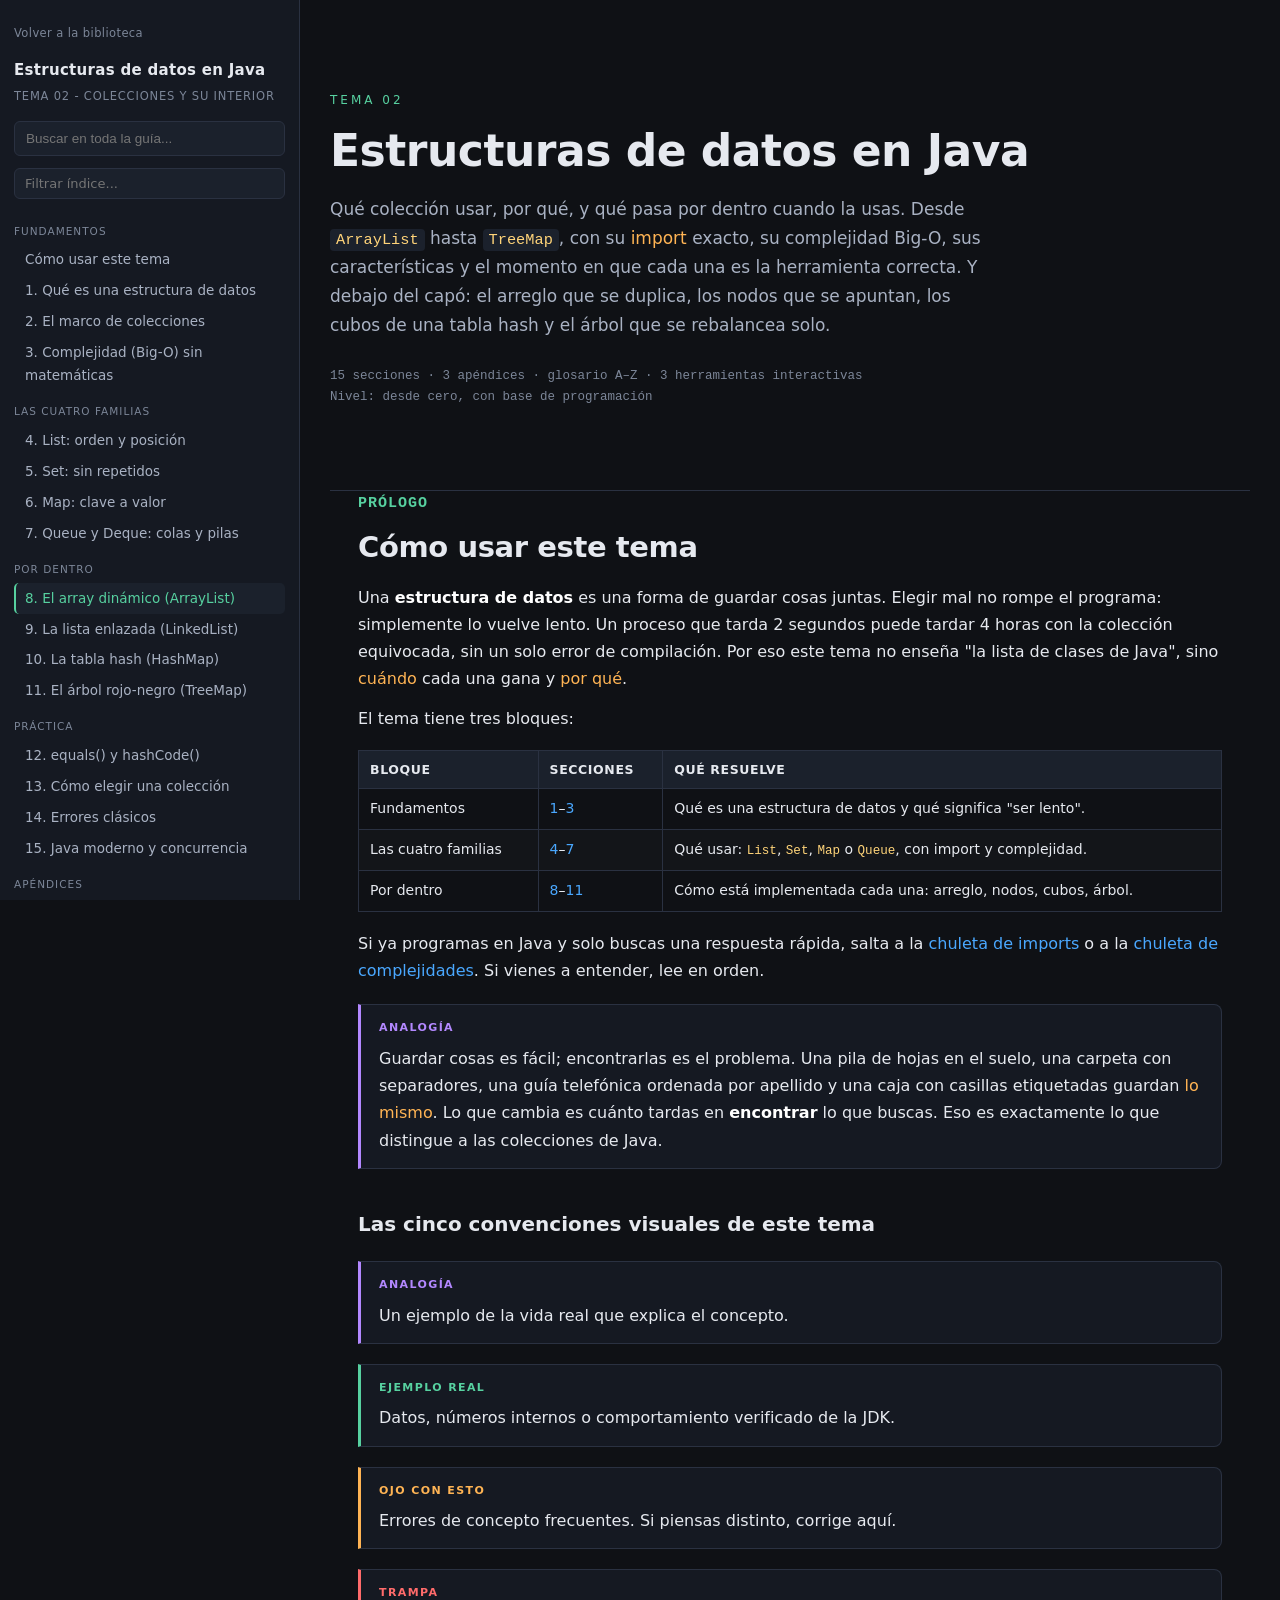
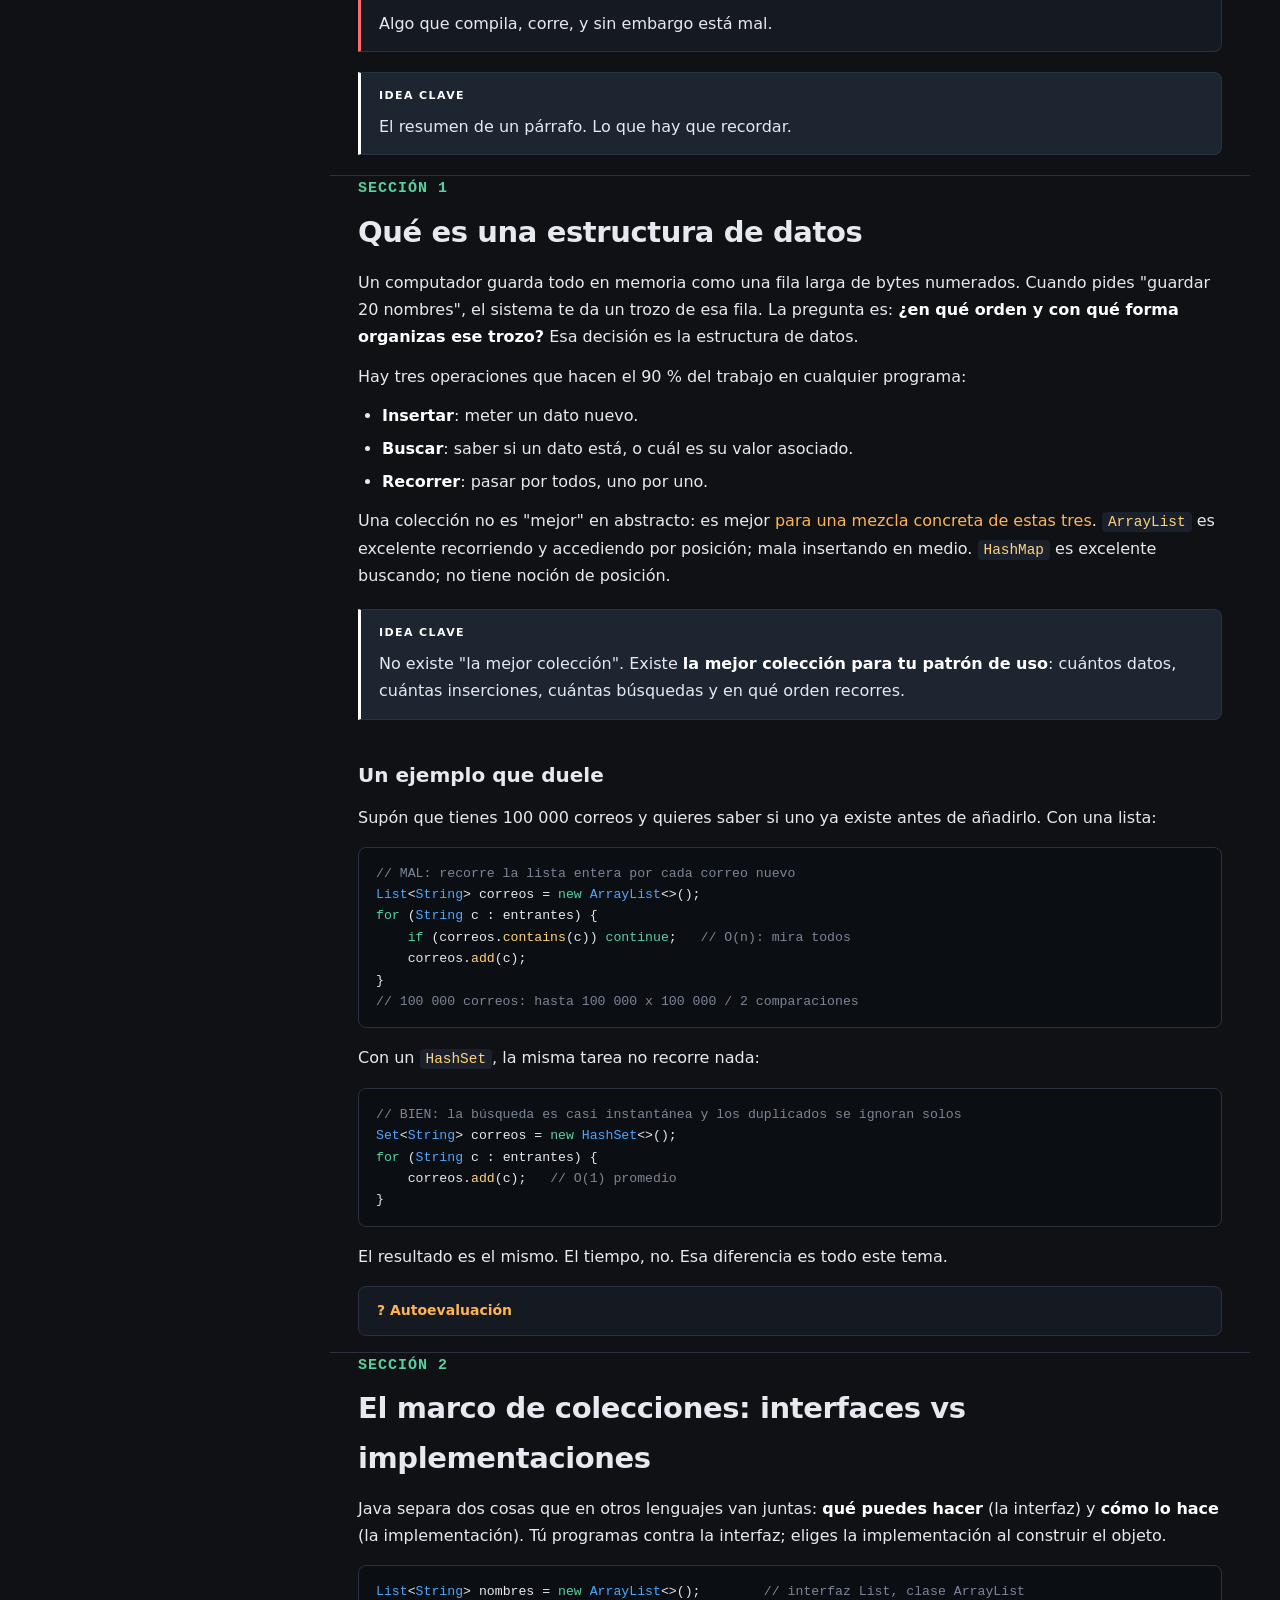
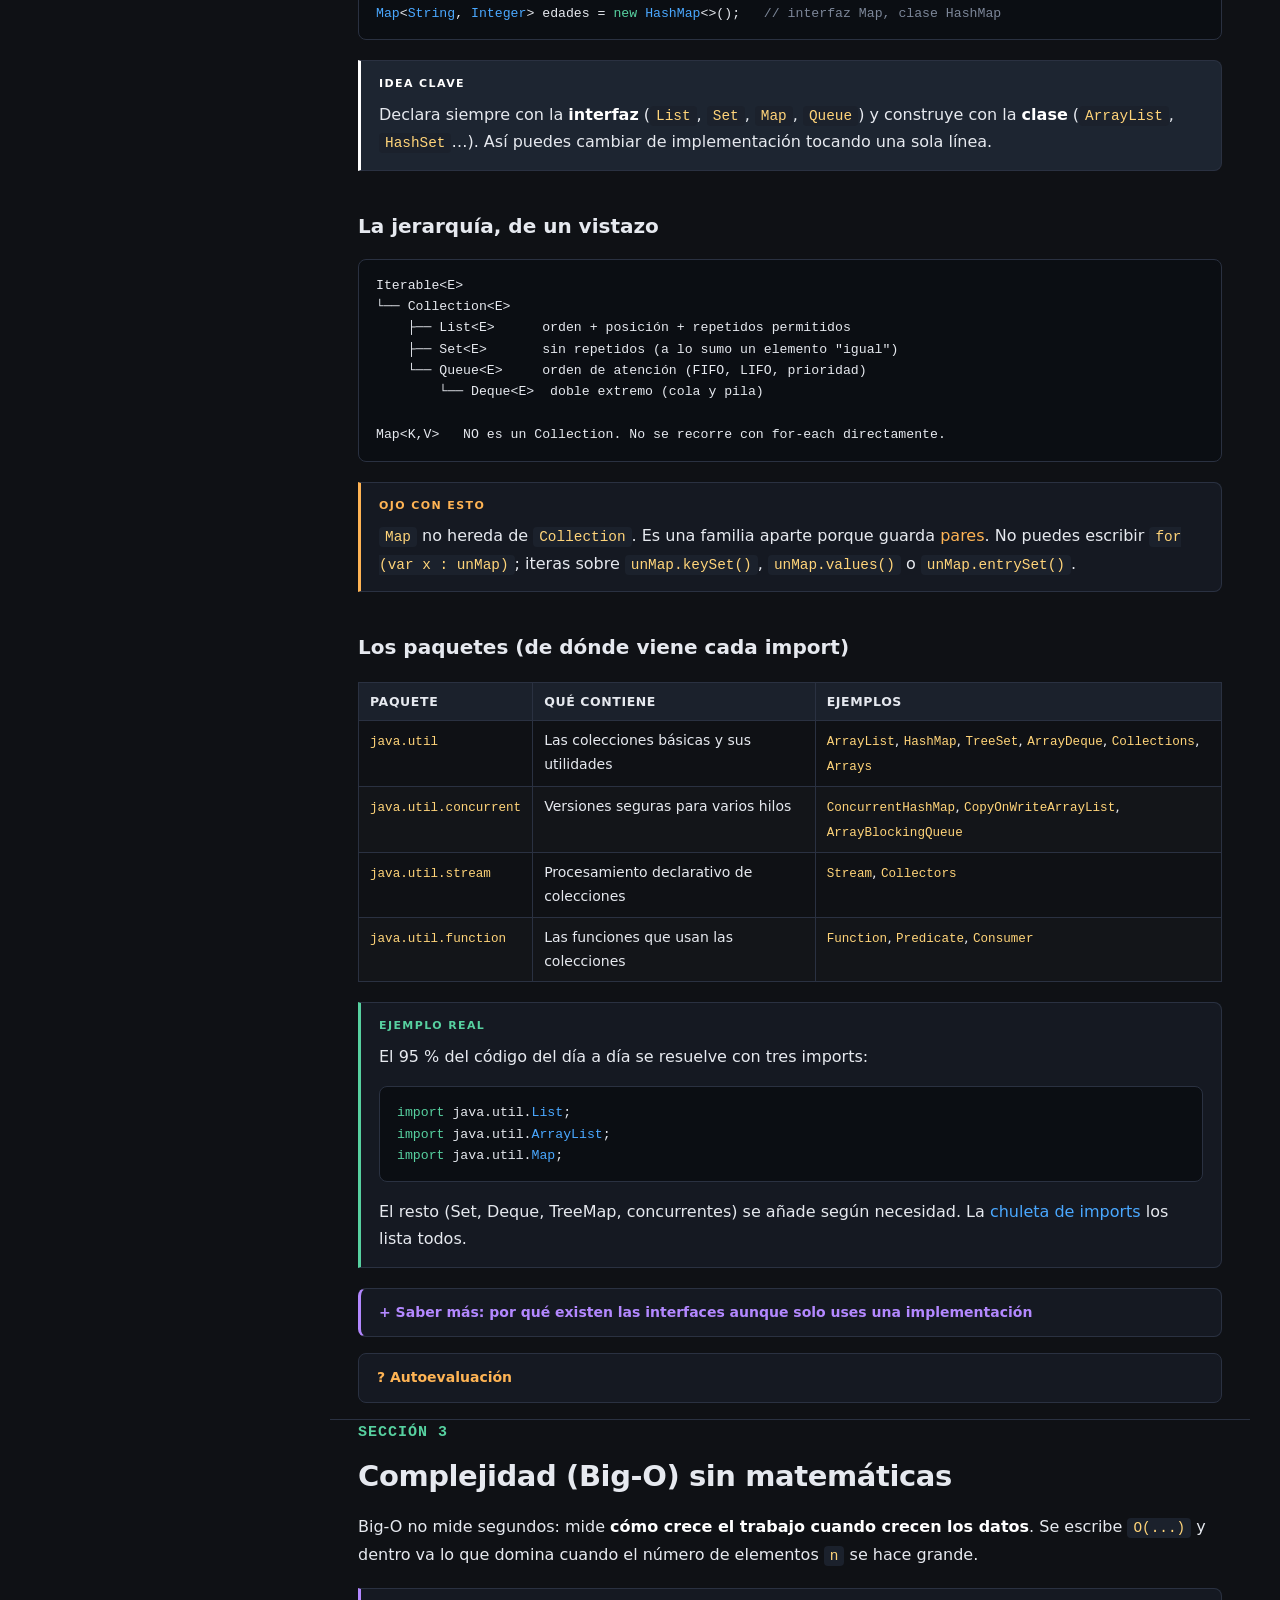
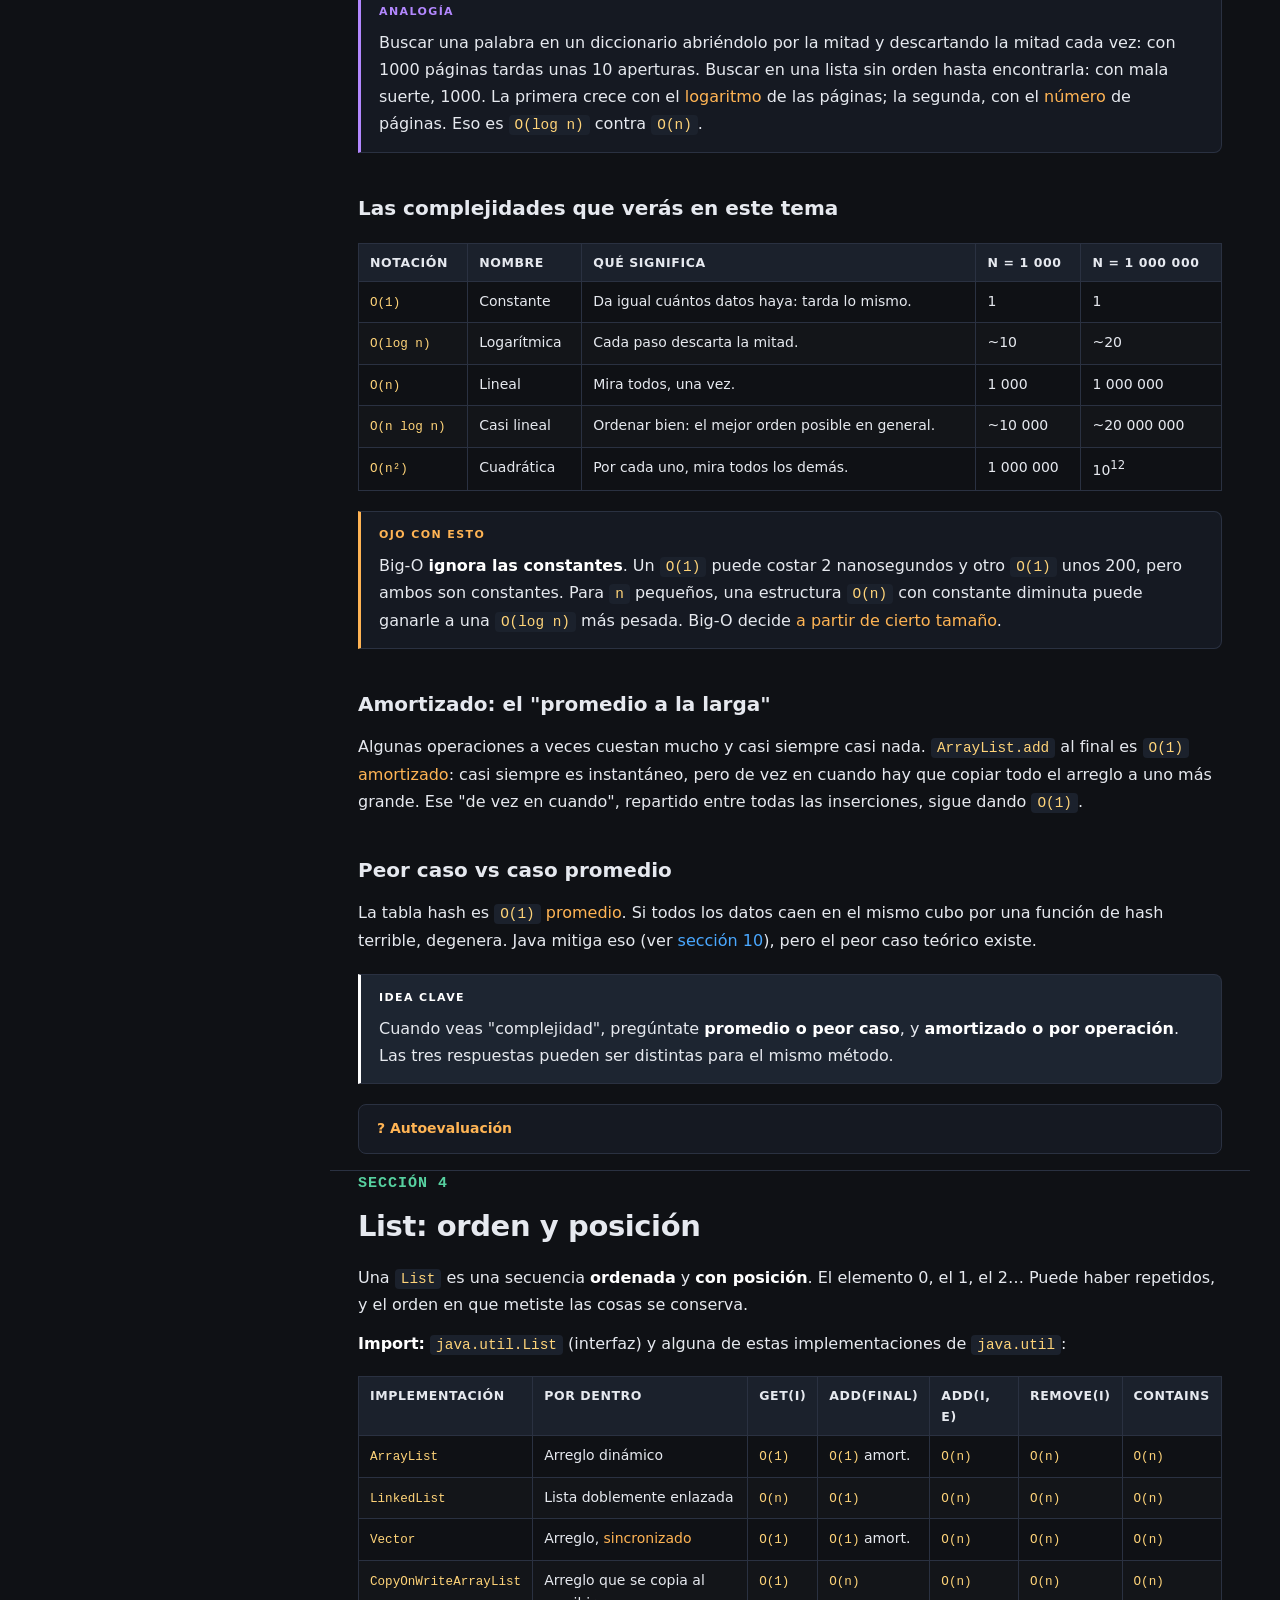
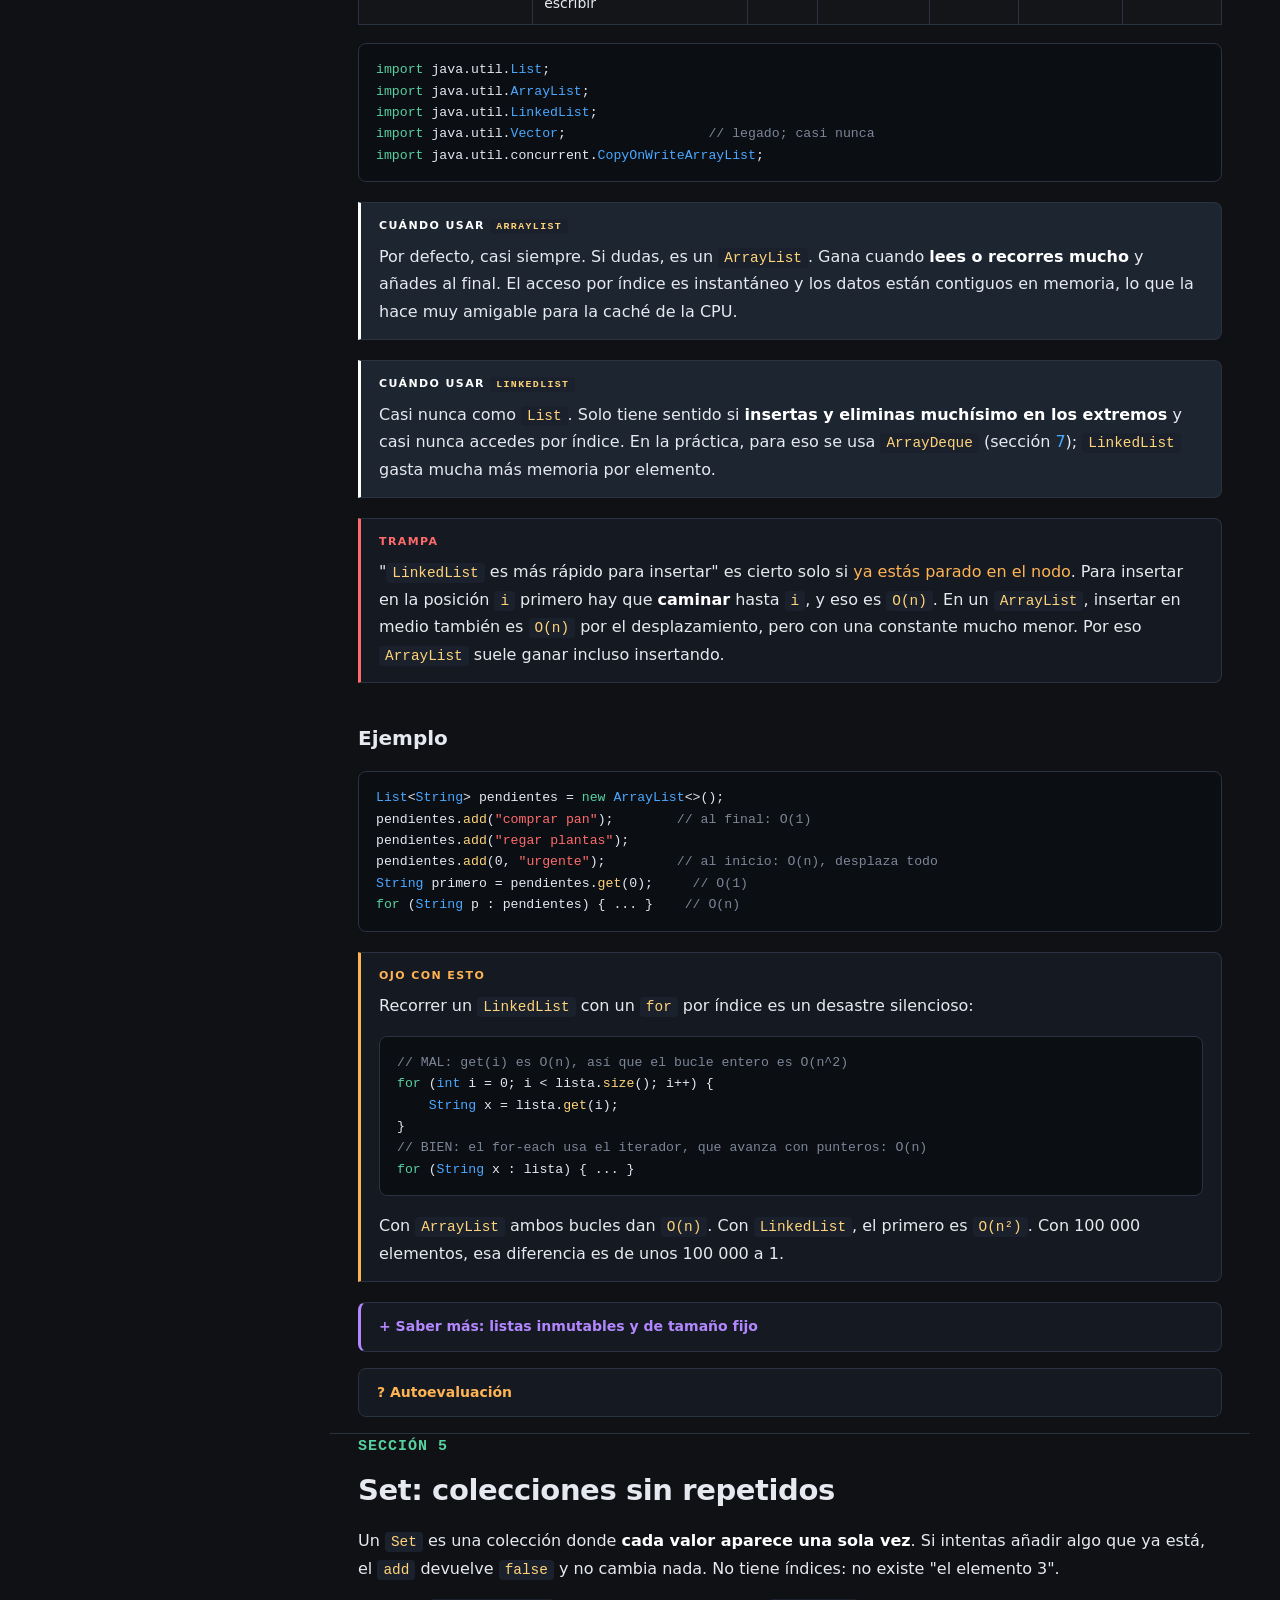
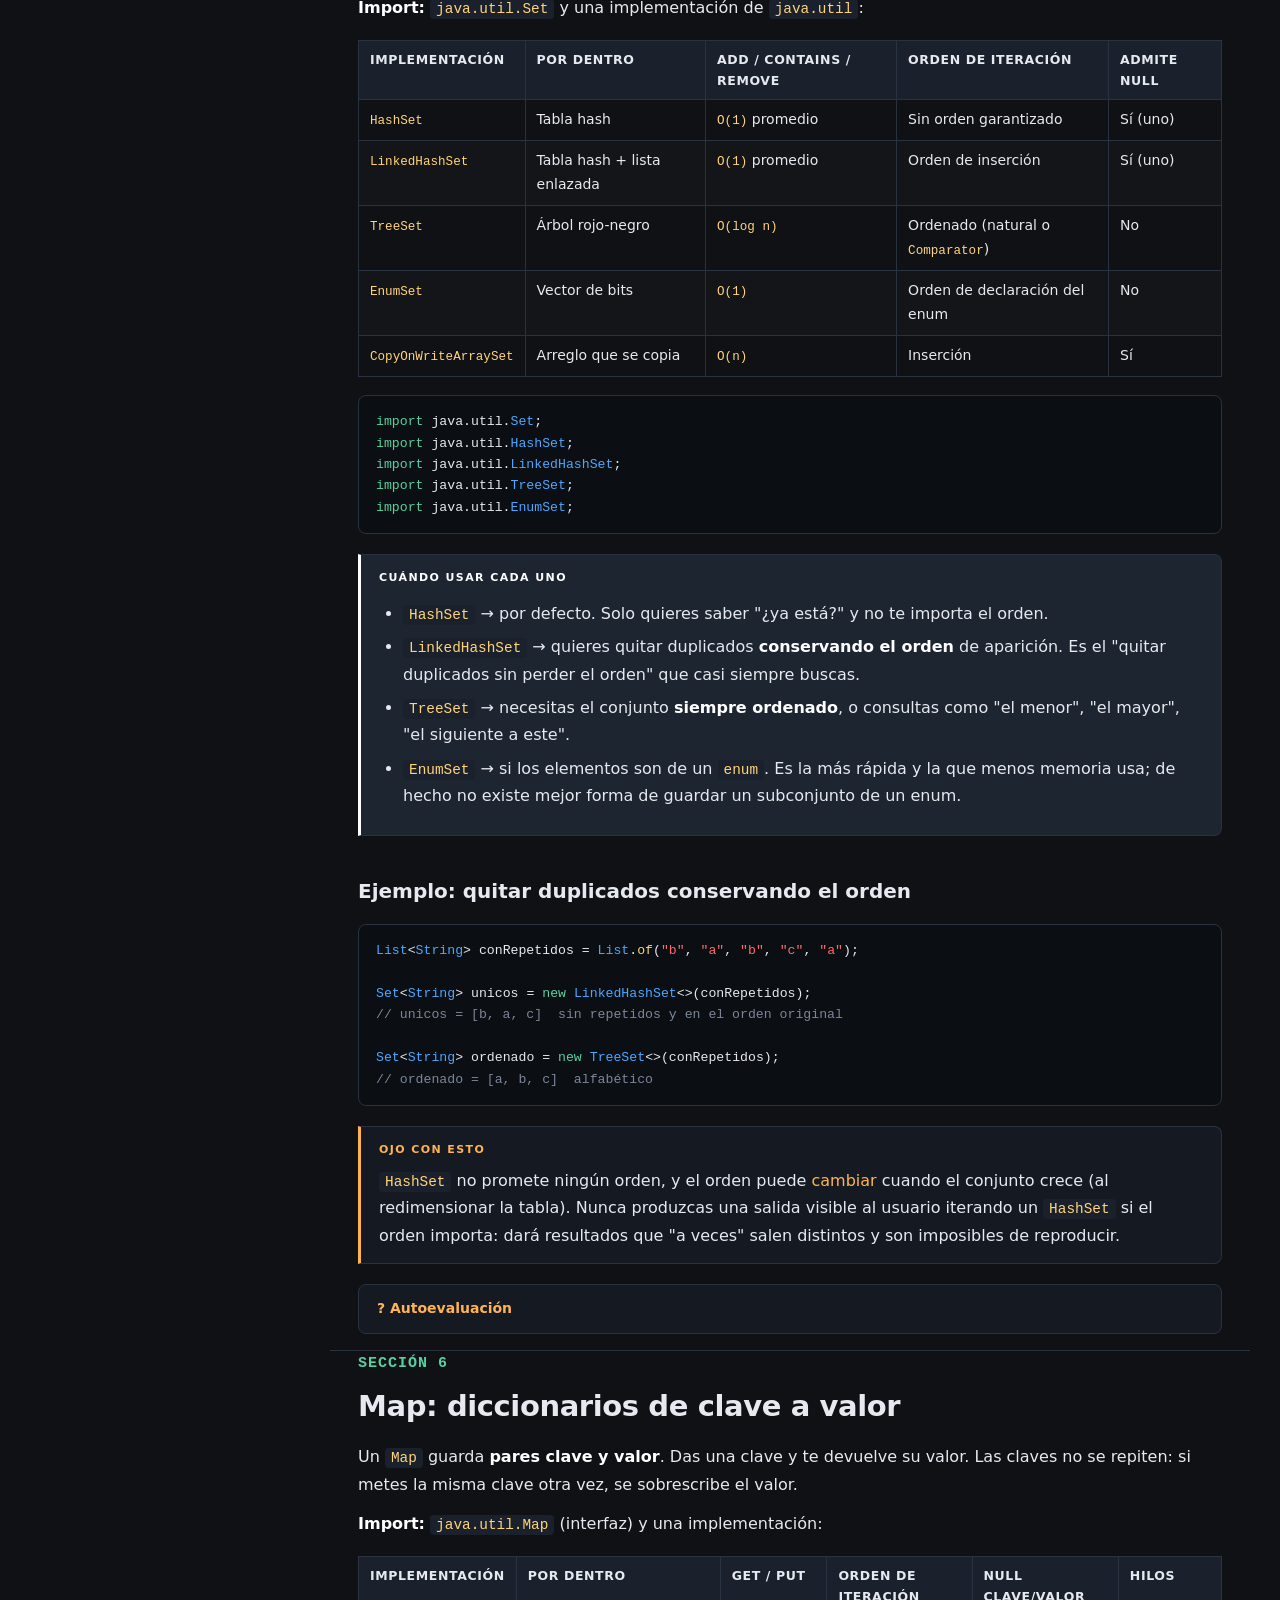
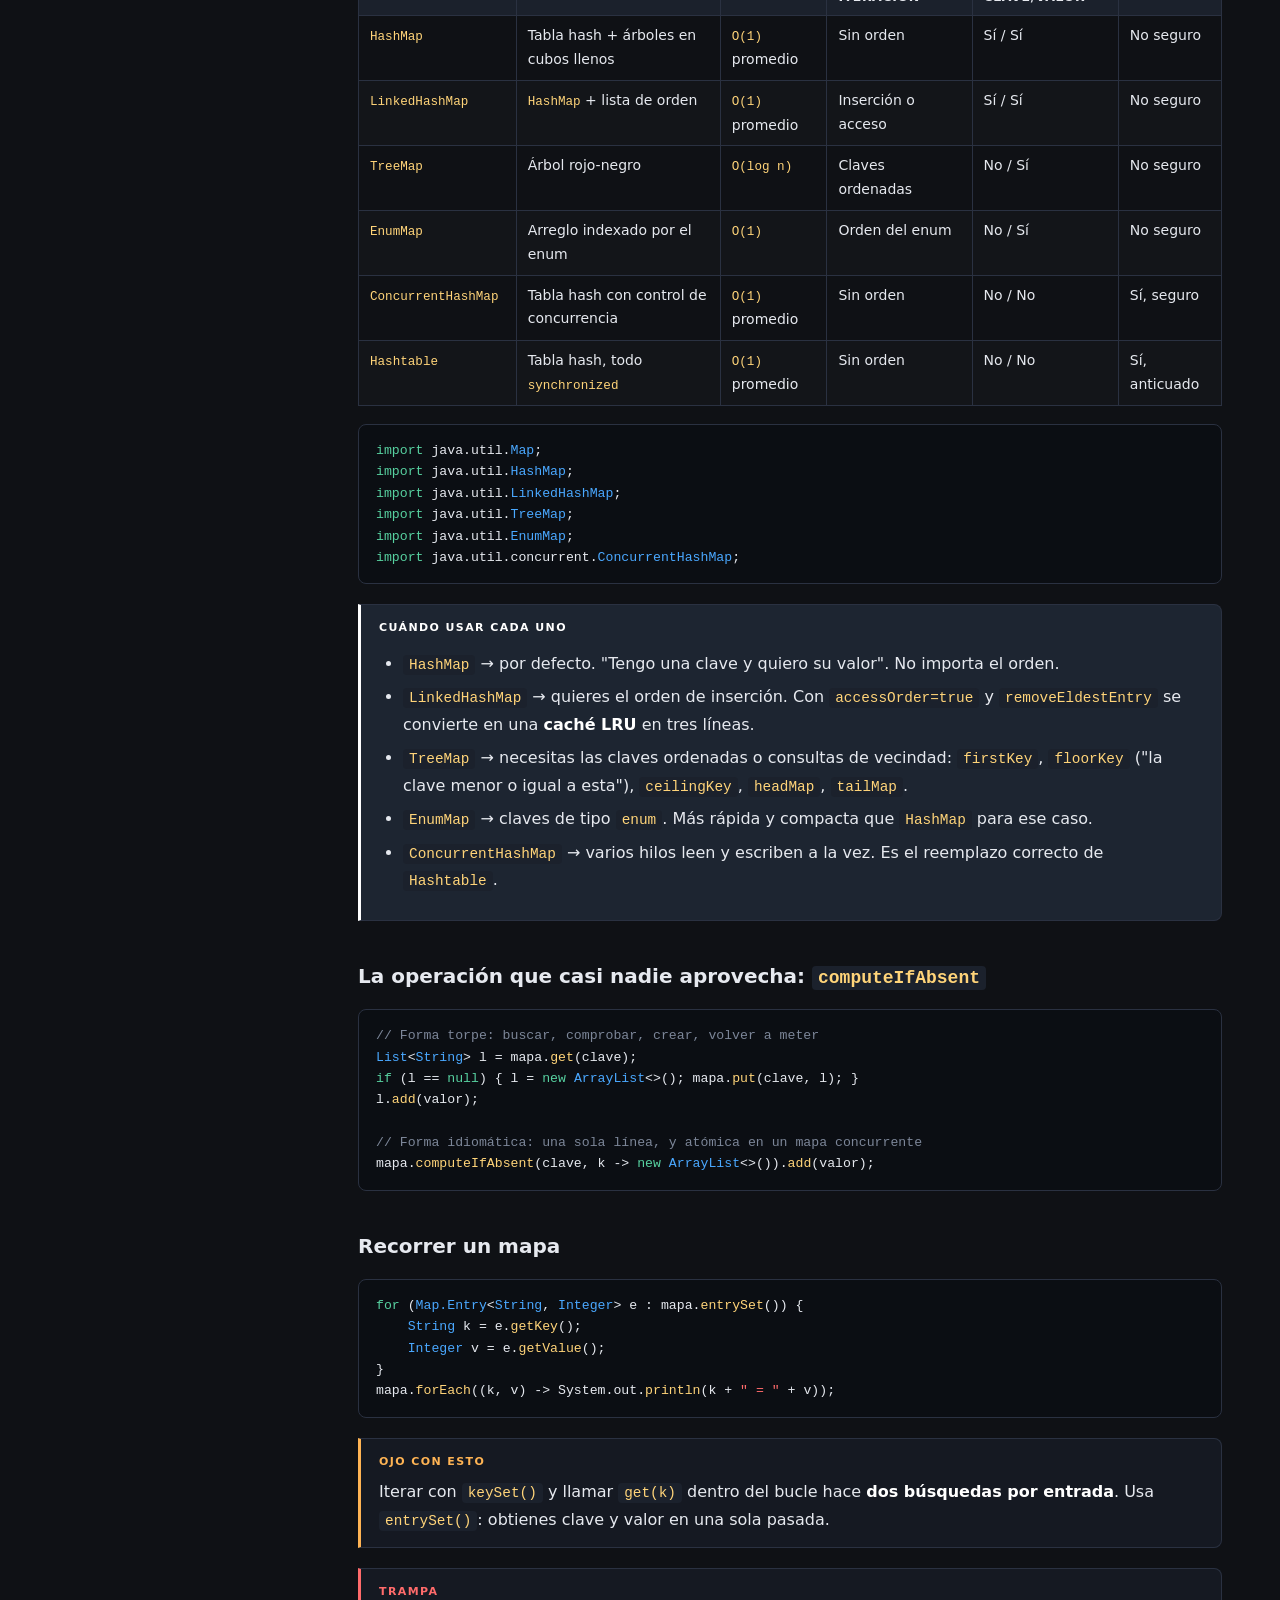
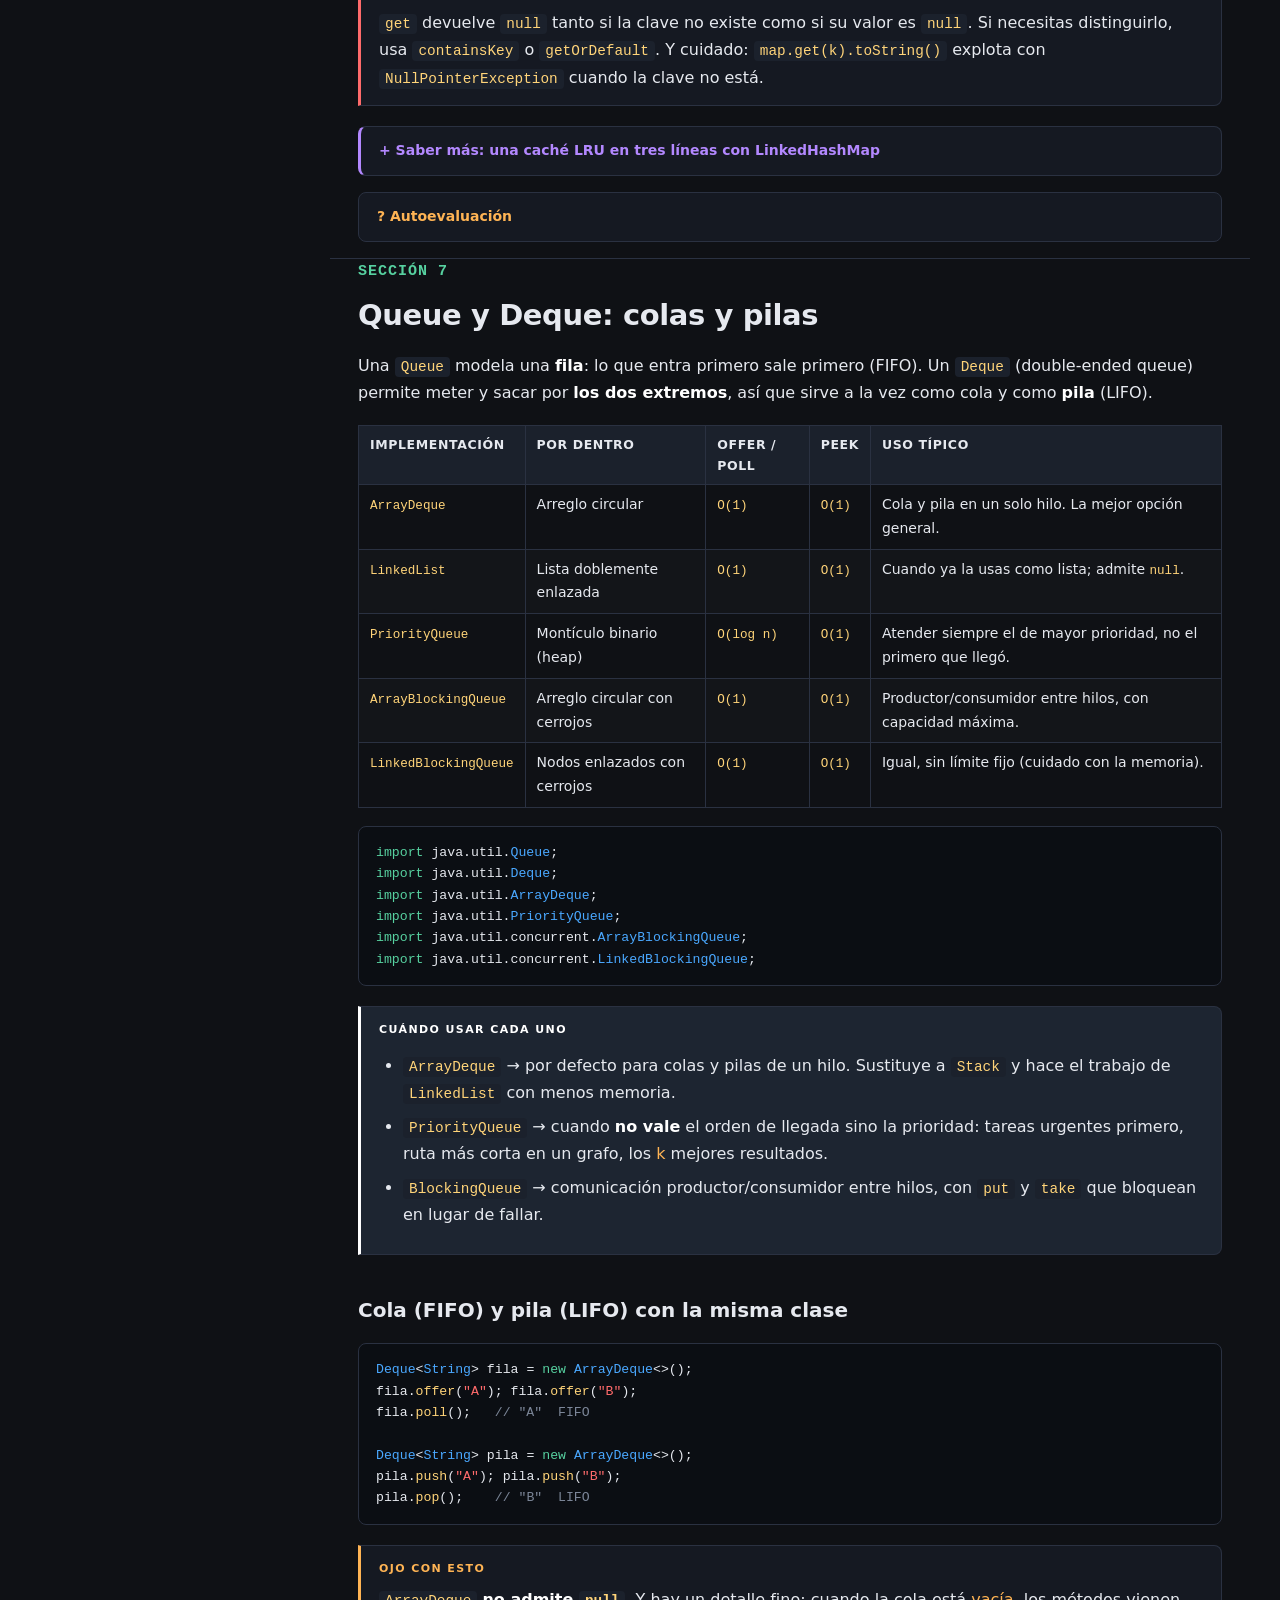
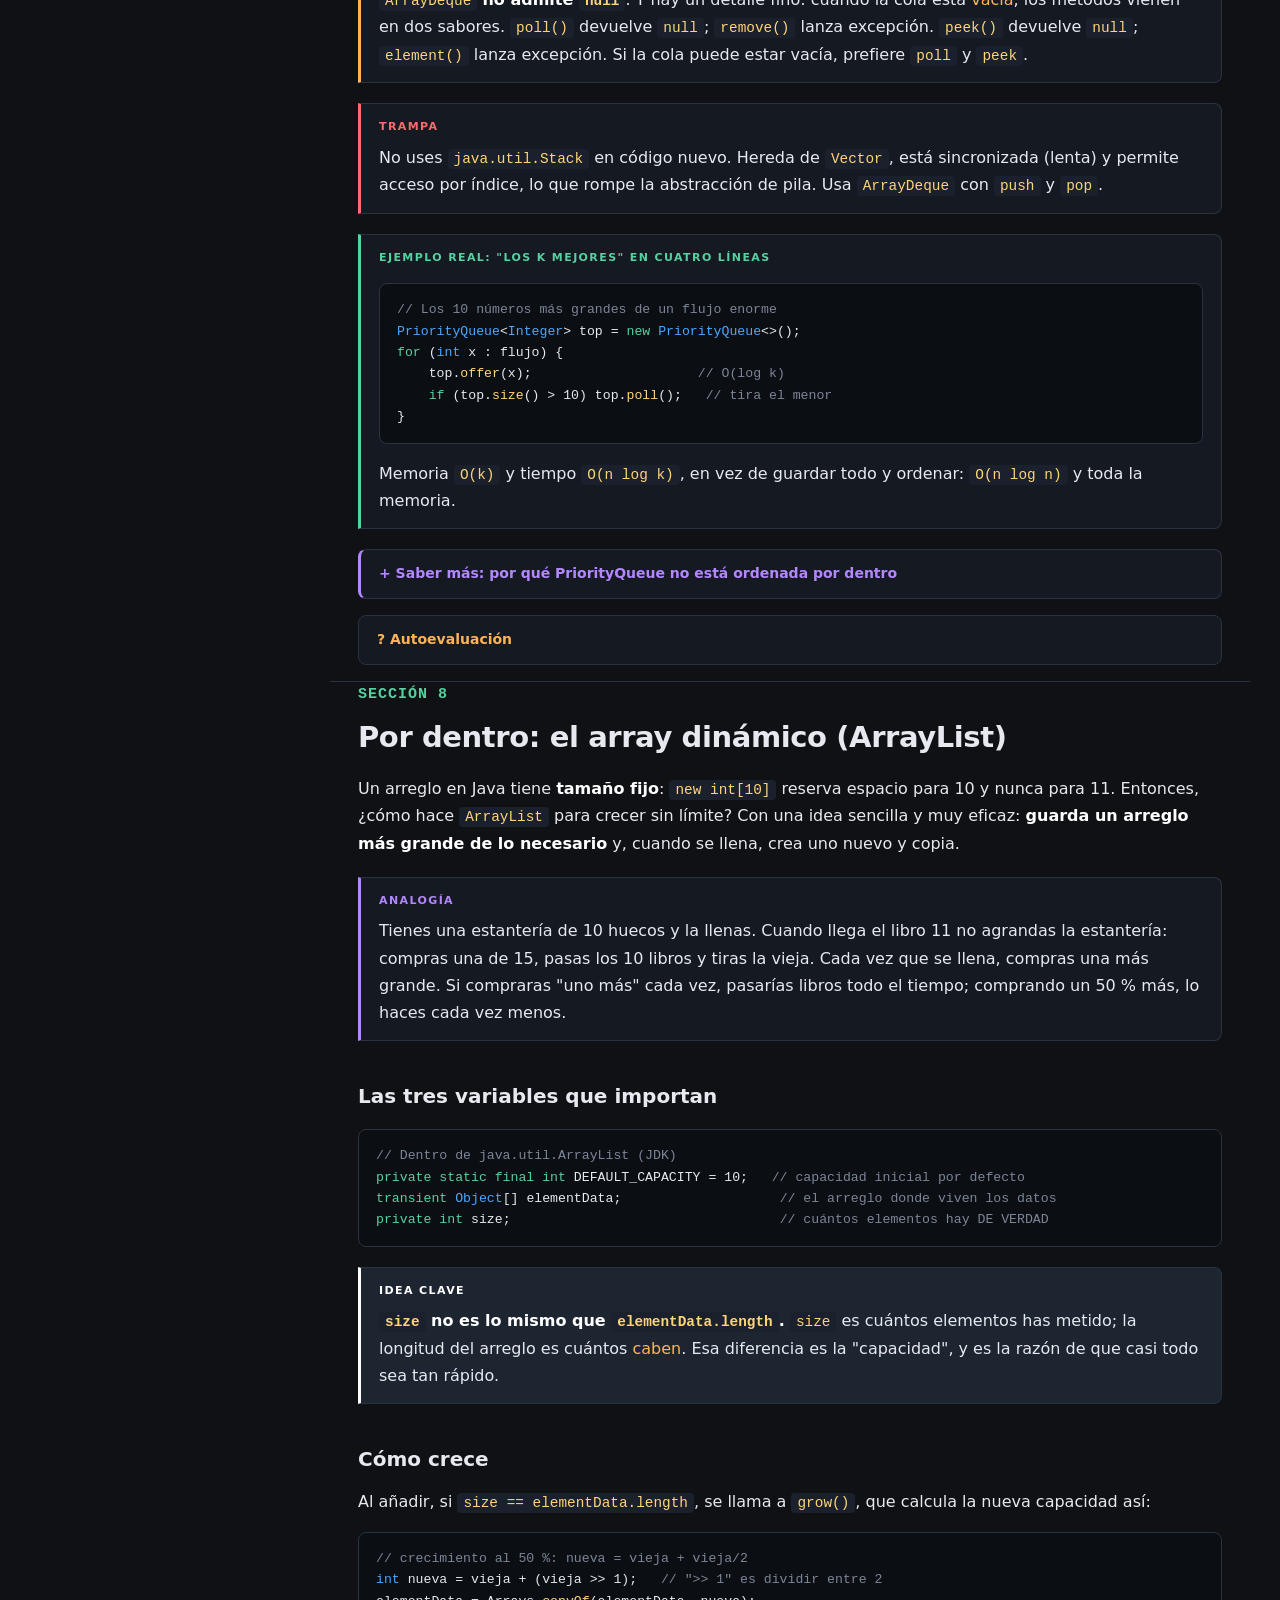
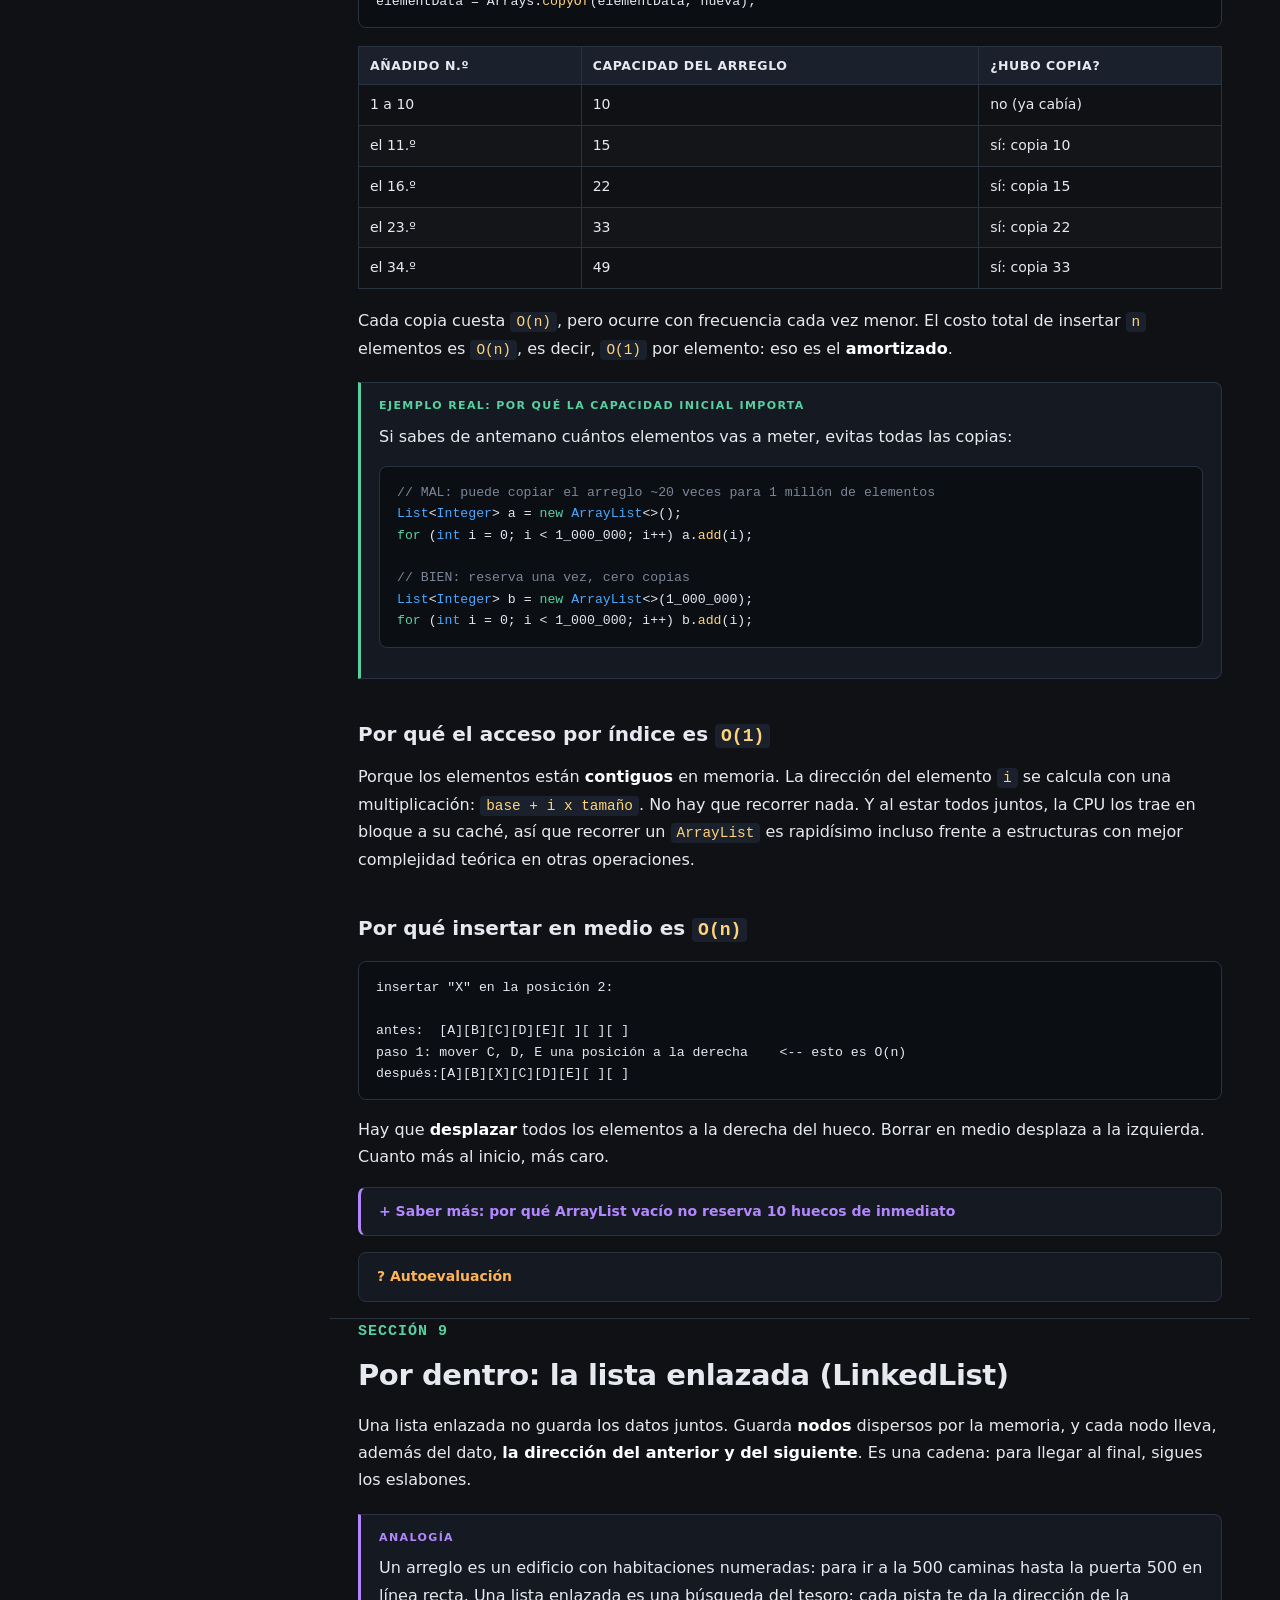
<file: guia/java-estructuras.html>
<!DOCTYPE html>
<html lang="es">
<head>
<meta charset="utf-8">
<meta name="viewport" content="width=device-width, initial-scale=1">
<title>Estructuras de datos en Java - Biblioteca de estudio</title>
<link rel="stylesheet" href="_estilo.css">
</head>
<body>
<div id="prog"></div>
<div id="wrap">

<aside id="side">
  <button id="sideClose" aria-label="Cerrar índice">✕</button>
  <a class="backlink" href="index.html">Volver a la biblioteca</a>
  <h1>Estructuras de datos en Java</h1>
  <p class="sub">Tema 02 - Colecciones y su interior</p>
  <input id="docSearch" placeholder="Buscar en toda la guía..." autocomplete="off">
  <div id="docResults"></div>
  <input id="tocFilter" placeholder="Filtrar índice..." autocomplete="off">
  <nav id="toc">
    <div class="grp">Fundamentos</div>
    <a href="#intro">Cómo usar este tema</a>
    <a href="#c1">1. Qué es una estructura de datos</a>
    <a href="#c2">2. El marco de colecciones</a>
    <a href="#c3">3. Complejidad (Big-O) sin matemáticas</a>
    <div class="grp">Las cuatro familias</div>
    <a href="#c4">4. List: orden y posición</a>
    <a href="#c5">5. Set: sin repetidos</a>
    <a href="#c6">6. Map: clave a valor</a>
    <a href="#c7">7. Queue y Deque: colas y pilas</a>
    <div class="grp">Por dentro</div>
    <a href="#c8">8. El array dinámico (ArrayList)</a>
    <a href="#c9">9. La lista enlazada (LinkedList)</a>
    <a href="#c10">10. La tabla hash (HashMap)</a>
    <a href="#c11">11. El árbol rojo-negro (TreeMap)</a>
    <div class="grp">Práctica</div>
    <a href="#c12">12. equals() y hashCode()</a>
    <a href="#c13">13. Cómo elegir una colección</a>
    <a href="#c14">14. Errores clásicos</a>
    <a href="#c15">15. Java moderno y concurrencia</a>
    <div class="grp">Apéndices</div>
    <a href="#apa">A. Chuleta de complejidades</a>
    <a href="#apb">B. Chuleta de imports</a>
    <a href="#apc">C. Cuándo NO usar cada una</a>
    <div class="grp">Consulta</div>
    <a href="#glosario">Glosario A–Z</a>
    <a href="#refs">Referencias</a>
    <a href="#herramientas">Herramientas interactivas</a>
  </nav>
</aside>

<main id="main">

<header class="cover inner">
  <div class="kicker">Tema 02</div>
  <h1>Estructuras de datos en Java</h1>
  <p>Qué colección usar, por qué, y qué pasa por dentro cuando la usas. Desde <code>ArrayList</code> hasta <code>TreeMap</code>, con su <em>import</em> exacto, su complejidad Big-O, sus características y el momento en que cada una es la herramienta correcta. Y debajo del capó: el arreglo que se duplica, los nodos que se apuntan, los cubos de una tabla hash y el árbol que se rebalancea solo.</p>
  <p class="meta">15 secciones · 3 apéndices · glosario A–Z · 3 herramientas interactivas<br>Nivel: desde cero, con base de programación</p>
</header>

<section id="intro" class="inner">
  <h2><span class="num">PRÓLOGO</span>Cómo usar este tema</h2>
  <p>Una <strong>estructura de datos</strong> es una forma de guardar cosas juntas. Elegir mal no rompe el programa: simplemente lo vuelve lento. Un proceso que tarda 2 segundos puede tardar 4 horas con la colección equivocada, sin un solo error de compilación. Por eso este tema no enseña "la lista de clases de Java", sino <em>cuándo</em> cada una gana y <em>por qué</em>.</p>
  <p>El tema tiene tres bloques:</p>
  <table>
    <thead><tr><th>Bloque</th><th>Secciones</th><th>Qué resuelve</th></tr></thead>
    <tbody>
      <tr><td>Fundamentos</td><td><a href="#c1">1</a>–<a href="#c3">3</a></td><td>Qué es una estructura de datos y qué significa "ser lento".</td></tr>
      <tr><td>Las cuatro familias</td><td><a href="#c4">4</a>–<a href="#c7">7</a></td><td>Qué usar: <code>List</code>, <code>Set</code>, <code>Map</code> o <code>Queue</code>, con import y complejidad.</td></tr>
      <tr><td>Por dentro</td><td><a href="#c8">8</a>–<a href="#c11">11</a></td><td>Cómo está implementada cada una: arreglo, nodos, cubos, árbol.</td></tr>
    </tbody>
  </table>
  <p>Si ya programas en Java y solo buscas una respuesta rápida, salta a la <a href="#apb">chuleta de imports</a> o a la <a href="#apa">chuleta de complejidades</a>. Si vienes a entender, lee en orden.</p>

  <div class="box analogy"><span class="lbl">Analogía</span>
    <p>Guardar cosas es fácil; encontrarlas es el problema. Una pila de hojas en el suelo, una carpeta con separadores, una guía telefónica ordenada por apellido y una caja con casillas etiquetadas guardan <em>lo mismo</em>. Lo que cambia es cuánto tardas en <strong>encontrar</strong> lo que buscas. Eso es exactamente lo que distingue a las colecciones de Java.</p>
  </div>

  <h3>Las cinco convenciones visuales de este tema</h3>
  <div class="box analogy"><span class="lbl">Analogía</span><p>Un ejemplo de la vida real que explica el concepto.</p></div>
  <div class="box real"><span class="lbl">Ejemplo real</span><p>Datos, números internos o comportamiento verificado de la JDK.</p></div>
  <div class="box warn"><span class="lbl">Ojo con esto</span><p>Errores de concepto frecuentes. Si piensas distinto, corrige aquí.</p></div>
  <div class="box danger"><span class="lbl">Trampa</span><p>Algo que compila, corre, y sin embargo está mal.</p></div>
  <div class="box key"><span class="lbl">Idea clave</span><p>El resumen de un párrafo. Lo que hay que recordar.</p></div>
</section>

<section id="c1" class="inner">
  <h2><span class="num">SECCIÓN 1</span>Qué es una estructura de datos</h2>

  <p>Un computador guarda todo en memoria como una fila larga de bytes numerados. Cuando pides "guardar 20 nombres", el sistema te da un trozo de esa fila. La pregunta es: <strong>¿en qué orden y con qué forma organizas ese trozo?</strong> Esa decisión es la estructura de datos.</p>
  <p>Hay tres operaciones que hacen el 90 % del trabajo en cualquier programa:</p>
  <ul>
    <li><strong>Insertar</strong>: meter un dato nuevo.</li>
    <li><strong>Buscar</strong>: saber si un dato está, o cuál es su valor asociado.</li>
    <li><strong>Recorrer</strong>: pasar por todos, uno por uno.</li>
  </ul>
  <p>Una colección no es "mejor" en abstracto: es mejor <em>para una mezcla concreta de estas tres</em>. <code>ArrayList</code> es excelente recorriendo y accediendo por posición; mala insertando en medio. <code>HashMap</code> es excelente buscando; no tiene noción de posición.</p>

  <div class="box key"><span class="lbl">Idea clave</span>
    <p>No existe "la mejor colección". Existe <strong>la mejor colección para tu patrón de uso</strong>: cuántos datos, cuántas inserciones, cuántas búsquedas y en qué orden recorres.</p>
  </div>

  <h3>Un ejemplo que duele</h3>
  <p>Supón que tienes 100 000 correos y quieres saber si uno ya existe antes de añadirlo. Con una lista:</p>
<pre><span class="c">// MAL: recorre la lista entera por cada correo nuevo</span>
<span class="b">List</span>&lt;<span class="b">String</span>&gt; correos = <span class="g">new</span> <span class="b">ArrayList</span>&lt;&gt;();
<span class="g">for</span> (<span class="b">String</span> c : entrantes) {
    <span class="g">if</span> (correos.<span class="y">contains</span>(c)) <span class="g">continue</span>;   <span class="c">// O(n): mira todos</span>
    correos.<span class="y">add</span>(c);
}
<span class="c">// 100 000 correos: hasta 100 000 x 100 000 / 2 comparaciones</span></pre>
  <p>Con un <code>HashSet</code>, la misma tarea no recorre nada:</p>
<pre><span class="c">// BIEN: la búsqueda es casi instantánea y los duplicados se ignoran solos</span>
<span class="b">Set</span>&lt;<span class="b">String</span>&gt; correos = <span class="g">new</span> <span class="b">HashSet</span>&lt;&gt;();
<span class="g">for</span> (<span class="b">String</span> c : entrantes) {
    correos.<span class="y">add</span>(c);   <span class="c">// O(1) promedio</span>
}</pre>
  <p>El resultado es el mismo. El tiempo, no. Esa diferencia es todo este tema.</p>

  <details class="quiz"><summary>Autoevaluación</summary>
    <div class="body">
      <ol>
        <li>¿Por qué "usar la colección más nueva" no es un buen criterio?<br><em>Porque lo que importa es el patrón de uso (insertar, buscar, recorrer), no la antigüedad. Una clase vieja puede ser la correcta.</em></li>
        <li>Menciona dos operaciones que casi siempre quieres que sean rápidas.<br><em>Buscar y acceder; también insertar al final en colecciones que crecen.</em></li>
      </ol>
    </div>
  </details>
</section>

<section id="c2" class="inner">
  <h2><span class="num">SECCIÓN 2</span>El marco de colecciones: interfaces vs implementaciones</h2>

  <p>Java separa dos cosas que en otros lenguajes van juntas: <strong>qué puedes hacer</strong> (la interfaz) y <strong>cómo lo hace</strong> (la implementación). Tú programas contra la interfaz; eliges la implementación al construir el objeto.</p>

<pre><span class="b">List</span>&lt;<span class="b">String</span>&gt; nombres = <span class="g">new</span> <span class="b">ArrayList</span>&lt;&gt;();        <span class="c">// interfaz List, clase ArrayList</span>
<span class="b">Map</span>&lt;<span class="b">String</span>, <span class="b">Integer</span>&gt; edades = <span class="g">new</span> <span class="b">HashMap</span>&lt;&gt;();   <span class="c">// interfaz Map, clase HashMap</span></pre>

  <div class="box key"><span class="lbl">Idea clave</span>
    <p>Declara siempre con la <strong>interfaz</strong> (<code>List</code>, <code>Set</code>, <code>Map</code>, <code>Queue</code>) y construye con la <strong>clase</strong> (<code>ArrayList</code>, <code>HashSet</code>…). Así puedes cambiar de implementación tocando una sola línea.</p>
  </div>

  <h3>La jerarquía, de un vistazo</h3>
<pre>Iterable&lt;E&gt;
└── Collection&lt;E&gt;
    ├── List&lt;E&gt;      orden + posición + repetidos permitidos
    ├── Set&lt;E&gt;       sin repetidos (a lo sumo un elemento "igual")
    └── Queue&lt;E&gt;     orden de atención (FIFO, LIFO, prioridad)
        └── Deque&lt;E&gt;  doble extremo (cola y pila)

Map&lt;K,V&gt;   NO es un Collection. No se recorre con for-each directamente.</pre>

  <div class="box warn"><span class="lbl">Ojo con esto</span>
    <p><code>Map</code> no hereda de <code>Collection</code>. Es una familia aparte porque guarda <em>pares</em>. No puedes escribir <code>for (var x : unMap)</code>; iteras sobre <code>unMap.keySet()</code>, <code>unMap.values()</code> o <code>unMap.entrySet()</code>.</p>
  </div>

  <h3>Los paquetes (de dónde viene cada import)</h3>
  <table>
    <thead><tr><th>Paquete</th><th>Qué contiene</th><th>Ejemplos</th></tr></thead>
    <tbody>
      <tr><td><code>java.util</code></td><td>Las colecciones básicas y sus utilidades</td><td><code>ArrayList</code>, <code>HashMap</code>, <code>TreeSet</code>, <code>ArrayDeque</code>, <code>Collections</code>, <code>Arrays</code></td></tr>
      <tr><td><code>java.util.concurrent</code></td><td>Versiones seguras para varios hilos</td><td><code>ConcurrentHashMap</code>, <code>CopyOnWriteArrayList</code>, <code>ArrayBlockingQueue</code></td></tr>
      <tr><td><code>java.util.stream</code></td><td>Procesamiento declarativo de colecciones</td><td><code>Stream</code>, <code>Collectors</code></td></tr>
      <tr><td><code>java.util.function</code></td><td>Las funciones que usan las colecciones</td><td><code>Function</code>, <code>Predicate</code>, <code>Consumer</code></td></tr>
    </tbody>
  </table>

  <div class="box real"><span class="lbl">Ejemplo real</span>
    <p>El 95 % del código del día a día se resuelve con tres imports:</p>
<pre><span class="g">import</span> java.util.<span class="b">List</span>;
<span class="g">import</span> java.util.<span class="b">ArrayList</span>;
<span class="g">import</span> java.util.<span class="b">Map</span>;</pre>
    <p>El resto (Set, Deque, TreeMap, concurrentes) se añade según necesidad. La <a href="#apb">chuleta de imports</a> los lista todos.</p>
  </div>

  <details class="saber"><summary>Saber más: por qué existen las interfaces aunque solo uses una implementación</summary>
    <div class="body">
      <p>Tres razones prácticas:</p>
      <ul>
        <li><strong>Sustitución</strong>: cambiar <code>ArrayList</code> por <code>LinkedList</code>, o <code>HashSet</code> por <code>LinkedHashSet</code>, sin tocar el resto del código.</li>
        <li><strong>Contratos</strong>: un método que recibe <code>List&lt;String&gt;</code> acepta cualquier lista; uno que recibe <code>ArrayList&lt;String&gt;</code> obliga al que llama a usar esa clase exacta.</li>
        <li><strong>Vistas y envoltorios</strong>: <code>Collections.unmodifiableList(...)</code> devuelve una <code>List</code> de solo lectura; <code>List.of(...)</code> devuelve una lista inmutable. Ambas encajan donde esperabas <code>List</code>.</li>
      </ul>
    </div>
  </details>

  <details class="quiz"><summary>Autoevaluación</summary>
    <div class="body">
      <ol>
        <li>¿<code>Map</code> es una <code>Collection</code>?<br><em>No. Es una jerarquía aparte que guarda pares clave y valor.</em></li>
        <li>¿En qué paquete vive <code>ConcurrentHashMap</code>?<br><em><code>java.util.concurrent</code>.</em></li>
      </ol>
    </div>
  </details>
</section>

<section id="c3" class="inner">
  <h2><span class="num">SECCIÓN 3</span>Complejidad (Big-O) sin matemáticas</h2>

  <p>Big-O no mide segundos: mide <strong>cómo crece el trabajo cuando crecen los datos</strong>. Se escribe <code>O(...)</code> y dentro va lo que domina cuando el número de elementos <code>n</code> se hace grande.</p>

  <div class="box analogy"><span class="lbl">Analogía</span>
    <p>Buscar una palabra en un diccionario abriéndolo por la mitad y descartando la mitad cada vez: con 1000 páginas tardas unas 10 aperturas. Buscar en una lista sin orden hasta encontrarla: con mala suerte, 1000. La primera crece con el <em>logaritmo</em> de las páginas; la segunda, con el <em>número</em> de páginas. Eso es <code>O(log n)</code> contra <code>O(n)</code>.</p>
  </div>

  <h3>Las complejidades que verás en este tema</h3>
  <table>
    <thead><tr><th>Notación</th><th>Nombre</th><th>Qué significa</th><th>n = 1 000</th><th>n = 1 000 000</th></tr></thead>
    <tbody>
      <tr><td><code>O(1)</code></td><td>Constante</td><td>Da igual cuántos datos haya: tarda lo mismo.</td><td>1</td><td>1</td></tr>
      <tr><td><code>O(log n)</code></td><td>Logarítmica</td><td>Cada paso descarta la mitad.</td><td>~10</td><td>~20</td></tr>
      <tr><td><code>O(n)</code></td><td>Lineal</td><td>Mira todos, una vez.</td><td>1 000</td><td>1 000 000</td></tr>
      <tr><td><code>O(n log n)</code></td><td>Casi lineal</td><td>Ordenar bien: el mejor orden posible en general.</td><td>~10 000</td><td>~20 000 000</td></tr>
      <tr><td><code>O(n²)</code></td><td>Cuadrática</td><td>Por cada uno, mira todos los demás.</td><td>1 000 000</td><td>10<sup>12</sup></td></tr>
    </tbody>
  </table>

  <div class="box warn"><span class="lbl">Ojo con esto</span>
    <p>Big-O <strong>ignora las constantes</strong>. Un <code>O(1)</code> puede costar 2 nanosegundos y otro <code>O(1)</code> unos 200, pero ambos son constantes. Para <code>n</code> pequeños, una estructura <code>O(n)</code> con constante diminuta puede ganarle a una <code>O(log n)</code> más pesada. Big-O decide <em>a partir de cierto tamaño</em>.</p>
  </div>

  <h3>Amortizado: el "promedio a la larga"</h3>
  <p>Algunas operaciones a veces cuestan mucho y casi siempre casi nada. <code>ArrayList.add</code> al final es <code>O(1)</code> <em>amortizado</em>: casi siempre es instantáneo, pero de vez en cuando hay que copiar todo el arreglo a uno más grande. Ese "de vez en cuando", repartido entre todas las inserciones, sigue dando <code>O(1)</code>.</p>

  <h3>Peor caso vs caso promedio</h3>
  <p>La tabla hash es <code>O(1)</code> <em>promedio</em>. Si todos los datos caen en el mismo cubo por una función de hash terrible, degenera. Java mitiga eso (ver <a href="#c10">sección 10</a>), pero el peor caso teórico existe.</p>

  <div class="box key"><span class="lbl">Idea clave</span>
    <p>Cuando veas "complejidad", pregúntate <strong>promedio o peor caso</strong>, y <strong>amortizado o por operación</strong>. Las tres respuestas pueden ser distintas para el mismo método.</p>
  </div>

  <details class="quiz"><summary>Autoevaluación</summary>
    <div class="body">
      <ol>
        <li>¿<code>O(1)</code> significa "instantáneo"?<br><em>No. Significa que el tiempo no crece con n. Puede ser rápido o no, pero constante.</em></li>
        <li>¿Por qué <code>ArrayList.add</code> al final es <code>O(1)</code> amortizado y no <code>O(n)</code>?<br><em>Porque la copia al crecer es ocasional y su costo se reparte entre muchísimas inserciones baratas.</em></li>
      </ol>
    </div>
  </details>
</section>

<section id="c4" class="inner">
  <h2><span class="num">SECCIÓN 4</span>List: orden y posición</h2>

  <p>Una <code>List</code> es una secuencia <strong>ordenada</strong> y <strong>con posición</strong>. El elemento 0, el 1, el 2… Puede haber repetidos, y el orden en que metiste las cosas se conserva.</p>
  <p><strong>Import:</strong> <code>java.util.List</code> (interfaz) y alguna de estas implementaciones de <code>java.util</code>:</p>

  <table>
    <thead><tr><th>Implementación</th><th>Por dentro</th><th>get(i)</th><th>add(final)</th><th>add(i, e)</th><th>remove(i)</th><th>contains</th></tr></thead>
    <tbody>
      <tr><td><code>ArrayList</code></td><td>Arreglo dinámico</td><td><code>O(1)</code></td><td><code>O(1)</code> amort.</td><td><code>O(n)</code></td><td><code>O(n)</code></td><td><code>O(n)</code></td></tr>
      <tr><td><code>LinkedList</code></td><td>Lista doblemente enlazada</td><td><code>O(n)</code></td><td><code>O(1)</code></td><td><code>O(n)</code></td><td><code>O(n)</code></td><td><code>O(n)</code></td></tr>
      <tr><td><code>Vector</code></td><td>Arreglo, <em>sincronizado</em></td><td><code>O(1)</code></td><td><code>O(1)</code> amort.</td><td><code>O(n)</code></td><td><code>O(n)</code></td><td><code>O(n)</code></td></tr>
      <tr><td><code>CopyOnWriteArrayList</code></td><td>Arreglo que se copia al escribir</td><td><code>O(1)</code></td><td><code>O(n)</code></td><td><code>O(n)</code></td><td><code>O(n)</code></td><td><code>O(n)</code></td></tr>
    </tbody>
  </table>

<pre><span class="g">import</span> java.util.<span class="b">List</span>;
<span class="g">import</span> java.util.<span class="b">ArrayList</span>;
<span class="g">import</span> java.util.<span class="b">LinkedList</span>;
<span class="g">import</span> java.util.<span class="b">Vector</span>;                  <span class="c">// legado; casi nunca</span>
<span class="g">import</span> java.util.concurrent.<span class="b">CopyOnWriteArrayList</span>;</pre>

  <div class="box key"><span class="lbl">Cuándo usar <code>ArrayList</code></span>
    <p>Por defecto, casi siempre. Si dudas, es un <code>ArrayList</code>. Gana cuando <strong>lees o recorres mucho</strong> y añades al final. El acceso por índice es instantáneo y los datos están contiguos en memoria, lo que la hace muy amigable para la caché de la CPU.</p>
  </div>

  <div class="box key"><span class="lbl">Cuándo usar <code>LinkedList</code></span>
    <p>Casi nunca como <code>List</code>. Solo tiene sentido si <strong>insertas y eliminas muchísimo en los extremos</strong> y casi nunca accedes por índice. En la práctica, para eso se usa <code>ArrayDeque</code> (sección <a href="#c7">7</a>); <code>LinkedList</code> gasta mucha más memoria por elemento.</p>
  </div>

  <div class="box danger"><span class="lbl">Trampa</span>
    <p>"<code>LinkedList</code> es más rápido para insertar" es cierto solo si <em>ya estás parado en el nodo</em>. Para insertar en la posición <code>i</code> primero hay que <strong>caminar</strong> hasta <code>i</code>, y eso es <code>O(n)</code>. En un <code>ArrayList</code>, insertar en medio también es <code>O(n)</code> por el desplazamiento, pero con una constante mucho menor. Por eso <code>ArrayList</code> suele ganar incluso insertando.</p>
  </div>

  <h3>Ejemplo</h3>
<pre><span class="b">List</span>&lt;<span class="b">String</span>&gt; pendientes = <span class="g">new</span> <span class="b">ArrayList</span>&lt;&gt;();
pendientes.<span class="y">add</span>(<span class="r">"comprar pan"</span>);        <span class="c">// al final: O(1)</span>
pendientes.<span class="y">add</span>(<span class="r">"regar plantas"</span>);
pendientes.<span class="y">add</span>(0, <span class="r">"urgente"</span>);         <span class="c">// al inicio: O(n), desplaza todo</span>
<span class="b">String</span> primero = pendientes.<span class="y">get</span>(0);     <span class="c">// O(1)</span>
<span class="g">for</span> (<span class="b">String</span> p : pendientes) { ... }    <span class="c">// O(n)</span></pre>

  <div class="box warn"><span class="lbl">Ojo con esto</span>
    <p>Recorrer un <code>LinkedList</code> con un <code>for</code> por índice es un desastre silencioso:</p>
<pre><span class="c">// MAL: get(i) es O(n), así que el bucle entero es O(n^2)</span>
<span class="g">for</span> (<span class="b">int</span> i = 0; i &lt; lista.<span class="y">size</span>(); i++) {
    <span class="b">String</span> x = lista.<span class="y">get</span>(i);
}
<span class="c">// BIEN: el for-each usa el iterador, que avanza con punteros: O(n)</span>
<span class="g">for</span> (<span class="b">String</span> x : lista) { ... }</pre>
    <p>Con <code>ArrayList</code> ambos bucles dan <code>O(n)</code>. Con <code>LinkedList</code>, el primero es <code>O(n²)</code>. Con 100 000 elementos, esa diferencia es de unos 100 000 a 1.</p>
  </div>

  <details class="saber"><summary>Saber más: listas inmutables y de tamaño fijo</summary>
    <div class="body">
      <ul>
        <li><code>Arrays.asList(a, b, c)</code> (import <code>java.util.Arrays</code>) crea una lista de <strong>tamaño fijo</strong>: puedes hacer <code>set</code>, pero <code>add</code> y <code>remove</code> lanzan <code>UnsupportedOperationException</code>.</li>
        <li><code>List.of(a, b, c)</code> (Java 9+) crea una lista <strong>inmutable</strong>: ni <code>set</code> ni <code>add</code>. Además rechaza <code>null</code>.</li>
        <li><code>Collections.unmodifiableList(otra)</code> devuelve una <strong>vista</strong> de solo lectura: si la lista original cambia, la vista también, pero no puedes escribir a través de ella.</li>
      </ul>
      <p>Las tres son ideales para devolver datos desde un método sin exponer tu estado interno.</p>
    </div>
  </details>

  <details class="quiz"><summary>Autoevaluación</summary>
    <div class="body">
      <ol>
        <li>Tu programa accede mucho por índice y añade al final. ¿<code>ArrayList</code> o <code>LinkedList</code>?<br><em><code>ArrayList</code>: acceso por índice <code>O(1)</code> y añadido al final amortizado <code>O(1)</code>.</em></li>
        <li>¿Por qué el bucle por índice sobre un <code>LinkedList</code> es peligroso?<br><em>Porque <code>get(i)</code> recorre desde un extremo: cada acceso cuesta <code>O(n)</code> y el bucle entero <code>O(n²)</code>.</em></li>
        <li>¿<code>List.of(...)</code> permite <code>add</code>?<br><em>No: es inmutable.</em></li>
      </ol>
    </div>
  </details>
</section>

<section id="c5" class="inner">
  <h2><span class="num">SECCIÓN 5</span>Set: colecciones sin repetidos</h2>

  <p>Un <code>Set</code> es una colección donde <strong>cada valor aparece una sola vez</strong>. Si intentas añadir algo que ya está, el <code>add</code> devuelve <code>false</code> y no cambia nada. No tiene índices: no existe "el elemento 3".</p>
  <p><strong>Import:</strong> <code>java.util.Set</code> y una implementación de <code>java.util</code>:</p>

  <table>
    <thead><tr><th>Implementación</th><th>Por dentro</th><th>add / contains / remove</th><th>Orden de iteración</th><th>Admite null</th></tr></thead>
    <tbody>
      <tr><td><code>HashSet</code></td><td>Tabla hash</td><td><code>O(1)</code> promedio</td><td>Sin orden garantizado</td><td>Sí (uno)</td></tr>
      <tr><td><code>LinkedHashSet</code></td><td>Tabla hash + lista enlazada</td><td><code>O(1)</code> promedio</td><td>Orden de inserción</td><td>Sí (uno)</td></tr>
      <tr><td><code>TreeSet</code></td><td>Árbol rojo-negro</td><td><code>O(log n)</code></td><td>Ordenado (natural o <code>Comparator</code>)</td><td>No</td></tr>
      <tr><td><code>EnumSet</code></td><td>Vector de bits</td><td><code>O(1)</code></td><td>Orden de declaración del enum</td><td>No</td></tr>
      <tr><td><code>CopyOnWriteArraySet</code></td><td>Arreglo que se copia</td><td><code>O(n)</code></td><td>Inserción</td><td>Sí</td></tr>
    </tbody>
  </table>

<pre><span class="g">import</span> java.util.<span class="b">Set</span>;
<span class="g">import</span> java.util.<span class="b">HashSet</span>;
<span class="g">import</span> java.util.<span class="b">LinkedHashSet</span>;
<span class="g">import</span> java.util.<span class="b">TreeSet</span>;
<span class="g">import</span> java.util.<span class="b">EnumSet</span>;</pre>

  <div class="box key"><span class="lbl">Cuándo usar cada uno</span>
    <ul>
      <li><code>HashSet</code> → por defecto. Solo quieres saber "¿ya está?" y no te importa el orden.</li>
      <li><code>LinkedHashSet</code> → quieres quitar duplicados <strong>conservando el orden</strong> de aparición. Es el "quitar duplicados sin perder el orden" que casi siempre buscas.</li>
      <li><code>TreeSet</code> → necesitas el conjunto <strong>siempre ordenado</strong>, o consultas como "el menor", "el mayor", "el siguiente a este".</li>
      <li><code>EnumSet</code> → si los elementos son de un <code>enum</code>. Es la más rápida y la que menos memoria usa; de hecho no existe mejor forma de guardar un subconjunto de un enum.</li>
    </ul>
  </div>

  <h3>Ejemplo: quitar duplicados conservando el orden</h3>
<pre><span class="b">List</span>&lt;<span class="b">String</span>&gt; conRepetidos = <span class="b">List</span>.<span class="y">of</span>(<span class="r">"b"</span>, <span class="r">"a"</span>, <span class="r">"b"</span>, <span class="r">"c"</span>, <span class="r">"a"</span>);

<span class="b">Set</span>&lt;<span class="b">String</span>&gt; unicos = <span class="g">new</span> <span class="b">LinkedHashSet</span>&lt;&gt;(conRepetidos);
<span class="c">// unicos = [b, a, c]  sin repetidos y en el orden original</span>

<span class="b">Set</span>&lt;<span class="b">String</span>&gt; ordenado = <span class="g">new</span> <span class="b">TreeSet</span>&lt;&gt;(conRepetidos);
<span class="c">// ordenado = [a, b, c]  alfabético</span></pre>

  <div class="box warn"><span class="lbl">Ojo con esto</span>
    <p><code>HashSet</code> no promete ningún orden, y el orden puede <em>cambiar</em> cuando el conjunto crece (al redimensionar la tabla). Nunca produzcas una salida visible al usuario iterando un <code>HashSet</code> si el orden importa: dará resultados que "a veces" salen distintos y son imposibles de reproducir.</p>
  </div>

  <details class="quiz"><summary>Autoevaluación</summary>
    <div class="body">
      <ol>
        <li>Quieres quitar duplicados manteniendo el orden de aparición. ¿Qué usas?<br><em><code>LinkedHashSet</code>.</em></li>
        <li>Necesitas conocer el precio más bajo de un conjunto repetidamente. ¿<code>HashSet</code> o <code>TreeSet</code>?<br><em><code>TreeSet</code>: <code>first()</code> es <code>O(log n)</code>. Con <code>HashSet</code> habría que recorrer todo, <code>O(n)</code>.</em></li>
        <li>¿Por qué <code>EnumSet</code> es tan eficiente?<br><em>Porque representa el conjunto como bits de un vector: un enum pequeño cabe en un solo <code>long</code>.</em></li>
      </ol>
    </div>
  </details>
</section>

<section id="c6" class="inner">
  <h2><span class="num">SECCIÓN 6</span>Map: diccionarios de clave a valor</h2>

  <p>Un <code>Map</code> guarda <strong>pares clave y valor</strong>. Das una clave y te devuelve su valor. Las claves no se repiten: si metes la misma clave otra vez, se sobrescribe el valor.</p>
  <p><strong>Import:</strong> <code>java.util.Map</code> (interfaz) y una implementación:</p>

  <table>
    <thead><tr><th>Implementación</th><th>Por dentro</th><th>get / put</th><th>Orden de iteración</th><th>null clave/valor</th><th>Hilos</th></tr></thead>
    <tbody>
      <tr><td><code>HashMap</code></td><td>Tabla hash + árboles en cubos llenos</td><td><code>O(1)</code> promedio</td><td>Sin orden</td><td>Sí / Sí</td><td>No seguro</td></tr>
      <tr><td><code>LinkedHashMap</code></td><td><code>HashMap</code> + lista de orden</td><td><code>O(1)</code> promedio</td><td>Inserción o acceso</td><td>Sí / Sí</td><td>No seguro</td></tr>
      <tr><td><code>TreeMap</code></td><td>Árbol rojo-negro</td><td><code>O(log n)</code></td><td>Claves ordenadas</td><td>No / Sí</td><td>No seguro</td></tr>
      <tr><td><code>EnumMap</code></td><td>Arreglo indexado por el enum</td><td><code>O(1)</code></td><td>Orden del enum</td><td>No / Sí</td><td>No seguro</td></tr>
      <tr><td><code>ConcurrentHashMap</code></td><td>Tabla hash con control de concurrencia</td><td><code>O(1)</code> promedio</td><td>Sin orden</td><td>No / No</td><td>Sí, seguro</td></tr>
      <tr><td><code>Hashtable</code></td><td>Tabla hash, todo <code>synchronized</code></td><td><code>O(1)</code> promedio</td><td>Sin orden</td><td>No / No</td><td>Sí, anticuado</td></tr>
    </tbody>
  </table>

<pre><span class="g">import</span> java.util.<span class="b">Map</span>;
<span class="g">import</span> java.util.<span class="b">HashMap</span>;
<span class="g">import</span> java.util.<span class="b">LinkedHashMap</span>;
<span class="g">import</span> java.util.<span class="b">TreeMap</span>;
<span class="g">import</span> java.util.<span class="b">EnumMap</span>;
<span class="g">import</span> java.util.concurrent.<span class="b">ConcurrentHashMap</span>;</pre>

  <div class="box key"><span class="lbl">Cuándo usar cada uno</span>
    <ul>
      <li><code>HashMap</code> → por defecto. "Tengo una clave y quiero su valor". No importa el orden.</li>
      <li><code>LinkedHashMap</code> → quieres el orden de inserción. Con <code>accessOrder=true</code> y <code>removeEldestEntry</code> se convierte en una <strong>caché LRU</strong> en tres líneas.</li>
      <li><code>TreeMap</code> → necesitas las claves ordenadas o consultas de vecindad: <code>firstKey</code>, <code>floorKey</code> ("la clave menor o igual a esta"), <code>ceilingKey</code>, <code>headMap</code>, <code>tailMap</code>.</li>
      <li><code>EnumMap</code> → claves de tipo <code>enum</code>. Más rápida y compacta que <code>HashMap</code> para ese caso.</li>
      <li><code>ConcurrentHashMap</code> → varios hilos leen y escriben a la vez. Es el reemplazo correcto de <code>Hashtable</code>.</li>
    </ul>
  </div>

  <h3>La operación que casi nadie aprovecha: <code>computeIfAbsent</code></h3>
<pre><span class="c">// Forma torpe: buscar, comprobar, crear, volver a meter</span>
<span class="b">List</span>&lt;<span class="b">String</span>&gt; l = mapa.<span class="y">get</span>(clave);
<span class="g">if</span> (l == <span class="g">null</span>) { l = <span class="g">new</span> <span class="b">ArrayList</span>&lt;&gt;(); mapa.<span class="y">put</span>(clave, l); }
l.<span class="y">add</span>(valor);

<span class="c">// Forma idiomática: una sola línea, y atómica en un mapa concurrente</span>
mapa.<span class="y">computeIfAbsent</span>(clave, k -&gt; <span class="g">new</span> <span class="b">ArrayList</span>&lt;&gt;()).<span class="y">add</span>(valor);</pre>

  <h3>Recorrer un mapa</h3>
<pre><span class="g">for</span> (<span class="b">Map.Entry</span>&lt;<span class="b">String</span>, <span class="b">Integer</span>&gt; e : mapa.<span class="y">entrySet</span>()) {
    <span class="b">String</span> k = e.<span class="y">getKey</span>();
    <span class="b">Integer</span> v = e.<span class="y">getValue</span>();
}
mapa.<span class="y">forEach</span>((k, v) -&gt; System.out.<span class="y">println</span>(k + <span class="r">" = "</span> + v));</pre>

  <div class="box warn"><span class="lbl">Ojo con esto</span>
    <p>Iterar con <code>keySet()</code> y llamar <code>get(k)</code> dentro del bucle hace <strong>dos búsquedas por entrada</strong>. Usa <code>entrySet()</code>: obtienes clave y valor en una sola pasada.</p>
  </div>

  <div class="box danger"><span class="lbl">Trampa</span>
    <p><code>get</code> devuelve <code>null</code> tanto si la clave no existe como si su valor es <code>null</code>. Si necesitas distinguirlo, usa <code>containsKey</code> o <code>getOrDefault</code>. Y cuidado: <code>map.get(k).toString()</code> explota con <code>NullPointerException</code> cuando la clave no está.</p>
  </div>

  <details class="saber"><summary>Saber más: una caché LRU en tres líneas con LinkedHashMap</summary>
    <div class="body">
<pre><span class="b">Map</span>&lt;<span class="b">String</span>, <span class="b">String</span>&gt; cache = <span class="g">new</span> <span class="b">LinkedHashMap</span>&lt;&gt;(16, 0.75f, <span class="g">true</span>) {
    <span class="p">@Override</span>
    <span class="g">protected boolean</span> <span class="y">removeEldestEntry</span>(<span class="b">Map.Entry</span>&lt;<span class="b">String</span>, <span class="b">String</span>&gt; viejo) {
        <span class="g">return</span> <span class="y">size</span>() &gt; 100;   <span class="c">// máximo 100 entradas</span>
    }
};</pre>
      <p>El tercer argumento <code>true</code> activa el <em>orden de acceso</em>: cada <code>get</code> mueve la entrada al final. Cuando el mapa supera 100 entradas, expulsa la menos usada recientemente, que es la primera. Es el patrón clásico de caché, sin librerías.</p>
    </div>
  </details>

  <details class="quiz"><summary>Autoevaluación</summary>
    <div class="body">
      <ol>
        <li>Necesitas "todas las claves entre A y M". ¿<code>HashMap</code> o <code>TreeMap</code>?<br><em><code>TreeMap</code> con <code>subMap("A", "M")</code>; el <code>HashMap</code> no tiene orden.</em></li>
        <li>¿Cuál es el reemplazo moderno de <code>Hashtable</code>?<br><em><code>ConcurrentHashMap</code>.</em></li>
        <li>¿Por qué <code>entrySet()</code> y no <code>keySet()</code> más <code>get()</code>?<br><em>Porque evita una segunda búsqueda por cada entrada.</em></li>
      </ol>
    </div>
  </details>
</section>

<section id="c7" class="inner">
  <h2><span class="num">SECCIÓN 7</span>Queue y Deque: colas y pilas</h2>

  <p>Una <code>Queue</code> modela una <strong>fila</strong>: lo que entra primero sale primero (FIFO). Un <code>Deque</code> (double-ended queue) permite meter y sacar por <strong>los dos extremos</strong>, así que sirve a la vez como cola y como <strong>pila</strong> (LIFO).</p>

  <table>
    <thead><tr><th>Implementación</th><th>Por dentro</th><th>offer / poll</th><th>peek</th><th>Uso típico</th></tr></thead>
    <tbody>
      <tr><td><code>ArrayDeque</code></td><td>Arreglo circular</td><td><code>O(1)</code></td><td><code>O(1)</code></td><td>Cola y pila en un solo hilo. La mejor opción general.</td></tr>
      <tr><td><code>LinkedList</code></td><td>Lista doblemente enlazada</td><td><code>O(1)</code></td><td><code>O(1)</code></td><td>Cuando ya la usas como lista; admite <code>null</code>.</td></tr>
      <tr><td><code>PriorityQueue</code></td><td>Montículo binario (heap)</td><td><code>O(log n)</code></td><td><code>O(1)</code></td><td>Atender siempre el de mayor prioridad, no el primero que llegó.</td></tr>
      <tr><td><code>ArrayBlockingQueue</code></td><td>Arreglo circular con cerrojos</td><td><code>O(1)</code></td><td><code>O(1)</code></td><td>Productor/consumidor entre hilos, con capacidad máxima.</td></tr>
      <tr><td><code>LinkedBlockingQueue</code></td><td>Nodos enlazados con cerrojos</td><td><code>O(1)</code></td><td><code>O(1)</code></td><td>Igual, sin límite fijo (cuidado con la memoria).</td></tr>
    </tbody>
  </table>

<pre><span class="g">import</span> java.util.<span class="b">Queue</span>;
<span class="g">import</span> java.util.<span class="b">Deque</span>;
<span class="g">import</span> java.util.<span class="b">ArrayDeque</span>;
<span class="g">import</span> java.util.<span class="b">PriorityQueue</span>;
<span class="g">import</span> java.util.concurrent.<span class="b">ArrayBlockingQueue</span>;
<span class="g">import</span> java.util.concurrent.<span class="b">LinkedBlockingQueue</span>;</pre>

  <div class="box key"><span class="lbl">Cuándo usar cada uno</span>
    <ul>
      <li><code>ArrayDeque</code> → por defecto para colas y pilas de un hilo. Sustituye a <code>Stack</code> y hace el trabajo de <code>LinkedList</code> con menos memoria.</li>
      <li><code>PriorityQueue</code> → cuando <strong>no vale</strong> el orden de llegada sino la prioridad: tareas urgentes primero, ruta más corta en un grafo, los <em>k</em> mejores resultados.</li>
      <li><code>BlockingQueue</code> → comunicación productor/consumidor entre hilos, con <code>put</code> y <code>take</code> que bloquean en lugar de fallar.</li>
    </ul>
  </div>

  <h3>Cola (FIFO) y pila (LIFO) con la misma clase</h3>
<pre><span class="b">Deque</span>&lt;<span class="b">String</span>&gt; fila = <span class="g">new</span> <span class="b">ArrayDeque</span>&lt;&gt;();
fila.<span class="y">offer</span>(<span class="r">"A"</span>); fila.<span class="y">offer</span>(<span class="r">"B"</span>);
fila.<span class="y">poll</span>();   <span class="c">// "A"  FIFO</span>

<span class="b">Deque</span>&lt;<span class="b">String</span>&gt; pila = <span class="g">new</span> <span class="b">ArrayDeque</span>&lt;&gt;();
pila.<span class="y">push</span>(<span class="r">"A"</span>); pila.<span class="y">push</span>(<span class="r">"B"</span>);
pila.<span class="y">pop</span>();    <span class="c">// "B"  LIFO</span></pre>

  <div class="box warn"><span class="lbl">Ojo con esto</span>
    <p><code>ArrayDeque</code> <strong>no admite <code>null</code></strong>. Y hay un detalle fino: cuando la cola está <em>vacía</em>, los métodos vienen en dos sabores. <code>poll()</code> devuelve <code>null</code>; <code>remove()</code> lanza excepción. <code>peek()</code> devuelve <code>null</code>; <code>element()</code> lanza excepción. Si la cola puede estar vacía, prefiere <code>poll</code> y <code>peek</code>.</p>
  </div>

  <div class="box danger"><span class="lbl">Trampa</span>
    <p>No uses <code>java.util.Stack</code> en código nuevo. Hereda de <code>Vector</code>, está sincronizada (lenta) y permite acceso por índice, lo que rompe la abstracción de pila. Usa <code>ArrayDeque</code> con <code>push</code> y <code>pop</code>.</p>
  </div>

  <div class="box real"><span class="lbl">Ejemplo real: "los k mejores" en cuatro líneas</span>
<pre><span class="c">// Los 10 números más grandes de un flujo enorme</span>
<span class="b">PriorityQueue</span>&lt;<span class="b">Integer</span>&gt; top = <span class="g">new</span> <span class="b">PriorityQueue</span>&lt;&gt;();
<span class="g">for</span> (<span class="b">int</span> x : flujo) {
    top.<span class="y">offer</span>(x);                     <span class="c">// O(log k)</span>
    <span class="g">if</span> (top.<span class="y">size</span>() &gt; 10) top.<span class="y">poll</span>();   <span class="c">// tira el menor</span>
}</pre>
    <p>Memoria <code>O(k)</code> y tiempo <code>O(n log k)</code>, en vez de guardar todo y ordenar: <code>O(n log n)</code> y toda la memoria.</p>
  </div>

  <details class="saber"><summary>Saber más: por qué PriorityQueue no está ordenada por dentro</summary>
    <div class="body">
      <p>Un <em>montículo binario</em> no mantiene la lista ordenada: solo garantiza que <strong>el menor (o mayor) está en la cima</strong>. Por eso <code>peek</code> es <code>O(1)</code> y <code>poll</code> es <code>O(log n)</code>. Recorrer un <code>PriorityQueue</code> con un <code>for</code> devuelve un orden <em>cualquiera</em>, no ordenado. Si necesitas orden completo, ordena la lista o usa un <code>TreeSet</code>. Si solo necesitas "el siguiente más prioritario", el montículo es más barato.</p>
    </div>
  </details>

  <details class="quiz"><summary>Autoevaluación</summary>
    <div class="body">
      <ol>
        <li>¿Para una pila de un solo hilo, qué usas?<br><em><code>ArrayDeque</code> con <code>push</code> y <code>pop</code>.</em></li>
        <li>¿<code>PriorityQueue</code> respeta el orden de llegada?<br><em>No: saca siempre el de mayor prioridad según el comparador.</em></li>
        <li>¿Qué prefieres si la cola puede estar vacía: <code>poll()</code> o <code>remove()</code>?<br><em><code>poll()</code>, que devuelve <code>null</code> en lugar de lanzar excepción.</em></li>
      </ol>
    </div>
  </details>
</section>

<section id="c8" class="inner">
  <h2><span class="num">SECCIÓN 8</span>Por dentro: el array dinámico (ArrayList)</h2>

  <p>Un arreglo en Java tiene <strong>tamaño fijo</strong>: <code>new int[10]</code> reserva espacio para 10 y nunca para 11. Entonces, ¿cómo hace <code>ArrayList</code> para crecer sin límite? Con una idea sencilla y muy eficaz: <strong>guarda un arreglo más grande de lo necesario</strong> y, cuando se llena, crea uno nuevo y copia.</p>

  <div class="box analogy"><span class="lbl">Analogía</span>
    <p>Tienes una estantería de 10 huecos y la llenas. Cuando llega el libro 11 no agrandas la estantería: compras una de 15, pasas los 10 libros y tiras la vieja. Cada vez que se llena, compras una más grande. Si compraras "uno más" cada vez, pasarías libros todo el tiempo; comprando un 50 % más, lo haces cada vez menos.</p>
  </div>

  <h3>Las tres variables que importan</h3>
<pre><span class="c">// Dentro de java.util.ArrayList (JDK)</span>
<span class="g">private static final int</span> DEFAULT_CAPACITY = 10;   <span class="c">// capacidad inicial por defecto</span>
<span class="g">transient</span> <span class="b">Object</span>[] elementData;                    <span class="c">// el arreglo donde viven los datos</span>
<span class="g">private int</span> size;                                  <span class="c">// cuántos elementos hay DE VERDAD</span></pre>

  <div class="box key"><span class="lbl">Idea clave</span>
    <p><strong><code>size</code> no es lo mismo que <code>elementData.length</code>.</strong> <code>size</code> es cuántos elementos has metido; la longitud del arreglo es cuántos <em>caben</em>. Esa diferencia es la "capacidad", y es la razón de que casi todo sea tan rápido.</p>
  </div>

  <h3>Cómo crece</h3>
  <p>Al añadir, si <code>size == elementData.length</code>, se llama a <code>grow()</code>, que calcula la nueva capacidad así:</p>
<pre><span class="c">// crecimiento al 50 %: nueva = vieja + vieja/2</span>
<span class="b">int</span> nueva = vieja + (vieja &gt;&gt; 1);   <span class="c">// "&gt;&gt; 1" es dividir entre 2</span>
elementData = Arrays.<span class="y">copyOf</span>(elementData, nueva);</pre>

  <table>
    <thead><tr><th>Añadido n.º</th><th>Capacidad del arreglo</th><th>¿Hubo copia?</th></tr></thead>
    <tbody>
      <tr><td>1 a 10</td><td>10</td><td>no (ya cabía)</td></tr>
      <tr><td>el 11.º</td><td>15</td><td>sí: copia 10</td></tr>
      <tr><td>el 16.º</td><td>22</td><td>sí: copia 15</td></tr>
      <tr><td>el 23.º</td><td>33</td><td>sí: copia 22</td></tr>
      <tr><td>el 34.º</td><td>49</td><td>sí: copia 33</td></tr>
    </tbody>
  </table>
  <p>Cada copia cuesta <code>O(n)</code>, pero ocurre con frecuencia cada vez menor. El costo total de insertar <code>n</code> elementos es <code>O(n)</code>, es decir, <code>O(1)</code> por elemento: eso es el <strong>amortizado</strong>.</p>

  <div class="box real"><span class="lbl">Ejemplo real: por qué la capacidad inicial importa</span>
    <p>Si sabes de antemano cuántos elementos vas a meter, evitas todas las copias:</p>
<pre><span class="c">// MAL: puede copiar el arreglo ~20 veces para 1 millón de elementos</span>
<span class="b">List</span>&lt;<span class="b">Integer</span>&gt; a = <span class="g">new</span> <span class="b">ArrayList</span>&lt;&gt;();
<span class="g">for</span> (<span class="b">int</span> i = 0; i &lt; 1_000_000; i++) a.<span class="y">add</span>(i);

<span class="c">// BIEN: reserva una vez, cero copias</span>
<span class="b">List</span>&lt;<span class="b">Integer</span>&gt; b = <span class="g">new</span> <span class="b">ArrayList</span>&lt;&gt;(1_000_000);
<span class="g">for</span> (<span class="b">int</span> i = 0; i &lt; 1_000_000; i++) b.<span class="y">add</span>(i);</pre>
  </div>

  <h3>Por qué el acceso por índice es <code>O(1)</code></h3>
  <p>Porque los elementos están <strong>contiguos</strong> en memoria. La dirección del elemento <code>i</code> se calcula con una multiplicación: <code>base + i x tamaño</code>. No hay que recorrer nada. Y al estar todos juntos, la CPU los trae en bloque a su caché, así que recorrer un <code>ArrayList</code> es rapidísimo incluso frente a estructuras con mejor complejidad teórica en otras operaciones.</p>

  <h3>Por qué insertar en medio es <code>O(n)</code></h3>
<pre>insertar "X" en la posición 2:

antes:  [A][B][C][D][E][ ][ ][ ]
paso 1: mover C, D, E una posición a la derecha    &lt;-- esto es O(n)
después:[A][B][X][C][D][E][ ][ ]</pre>
  <p>Hay que <strong>desplazar</strong> todos los elementos a la derecha del hueco. Borrar en medio desplaza a la izquierda. Cuanto más al inicio, más caro.</p>

  <details class="saber"><summary>Saber más: por qué ArrayList vacío no reserva 10 huecos de inmediato</summary>
    <div class="body">
      <p>En las JDK modernas, <code>new ArrayList&lt;&gt;()</code> no crea un arreglo de 10: guarda un arreglo <strong>vacío compartido</strong> y solo lo reemplaza en el primer <code>add</code> (creando uno de capacidad 10). Es una optimización de memoria: miles de listas vacías no gastan 10 huecos cada una. Es un ejemplo precioso de que, en ingeniería, "reservar por si acaso" casi siempre es peor que "crear cuando hace falta".</p>
    </div>
  </details>

  <details class="quiz"><summary>Autoevaluación</summary>
    <div class="body">
      <ol>
        <li>¿Qué diferencia hay entre <code>size()</code> y la capacidad?<br><em><code>size()</code> es cuántos elementos hay; la capacidad es cuántos caben.</em></li>
        <li>¿Por qué añadir al final es <code>O(1)</code> amortizado?<br><em>Porque casi nunca copia, y las copias ocasionales se reparten entre muchísimas inserciones baratas.</em></li>
        <li>¿Por qué insertar al inicio es <code>O(n)</code>?<br><em>Porque obliga a desplazar todos los elementos existentes una posición.</em></li>
      </ol>
    </div>
  </details>
</section>

<section id="c9" class="inner">
  <h2><span class="num">SECCIÓN 9</span>Por dentro: la lista enlazada (LinkedList)</h2>

  <p>Una lista enlazada no guarda los datos juntos. Guarda <strong>nodos</strong> dispersos por la memoria, y cada nodo lleva, además del dato, <strong>la dirección del anterior y del siguiente</strong>. Es una cadena: para llegar al final, sigues los eslabones.</p>

  <div class="box analogy"><span class="lbl">Analogía</span>
    <p>Un arreglo es un edificio con habitaciones numeradas: para ir a la 500 caminas hasta la puerta 500 en línea recta. Una lista enlazada es una búsqueda del tesoro: cada pista te da la dirección de la siguiente. Insertar una pista nueva en medio es facilísimo (cambias dos notas), pero para llegar al punto medio tienes que seguir pista tras pista.</p>
  </div>

<pre><span class="c">// Dentro de java.util.LinkedList (JDK)</span>
<span class="g">private static class</span> <span class="b">Node</span>&lt;E&gt; {
    E item;          <span class="c">// el dato</span>
    <span class="b">Node</span>&lt;E&gt; next;     <span class="c">// puntero al siguiente</span>
    <span class="b">Node</span>&lt;E&gt; prev;     <span class="c">// puntero al anterior</span>
}</pre>

  <div class="box real"><span class="lbl">Ejemplo real: el costo oculto en memoria</span>
    <p>Cada nodo es un objeto aparte. En una máquina de 64 bits con referencias comprimidas, la cabecera del objeto y los tres campos ocupan del orden de <strong>24 bytes</strong>… y encima va el valor guardado. Un <code>ArrayList</code> con 1 000 enteros usa unos 4 KB contiguos; un <code>LinkedList</code> con 1 000 enteros usa unos 24 KB <em>más</em> los objetos <code>Integer</code>, repartidos por toda la memoria. Menos caché, más basura para el recolector.</p>
  </div>

  <h3>Lo que hace bien y lo que hace mal</h3>
  <table>
    <thead><tr><th>Operación</th><th>Costo</th><th>Por qué</th></tr></thead>
    <tbody>
      <tr><td><code>addFirst</code> / <code>addLast</code></td><td><code>O(1)</code></td><td>Solo se reajustan punteros en los extremos.</td></tr>
      <tr><td><code>removeFirst</code> / <code>removeLast</code></td><td><code>O(1)</code></td><td>Igual: se sueltan dos eslabones de los extremos.</td></tr>
      <tr><td><code>get(i)</code></td><td><code>O(n)</code></td><td>Hay que caminar desde un extremo hasta <code>i</code> (la JDK camina desde el extremo más cercano, pero sigue siendo <code>O(n)</code>).</td></tr>
      <tr><td><code>add(i, e)</code></td><td><code>O(n)</code></td><td>Encontrar la posición cuesta <code>O(n)</code>; el enlace en sí, <code>O(1)</code>.</td></tr>
      <tr><td><code>contains</code></td><td><code>O(n)</code></td><td>Recorre la cadena comparando uno por uno.</td></tr>
    </tbody>
  </table>

  <div class="box key"><span class="lbl">Idea clave</span>
    <p>La lista enlazada brilla cuando el trabajo es <strong>en los extremos</strong> y el acceso es <strong>siempre secuencial</strong>. En cuanto aparece un índice, pierde. Por eso, en la práctica, <code>ArrayDeque</code> ocupa su lugar para colas y pilas: es una cola con la memoria de un arreglo.</p>
  </div>

  <details class="saber"><summary>Saber más: por qué existe LinkedList si casi nunca conviene</summary>
    <div class="body">
      <p>Por razones históricas y de API: implementa <code>List</code> y <code>Deque</code> a la vez, admite <code>null</code> (a diferencia de <code>ArrayDeque</code>) y ofrece un <code>ListIterator</code> que permite insertar y borrar con costo <code>O(1)</code> <em>mientras avanzas</em>. Ese es su nicho real: recorrer una vez e ir insertando o borrando sobre la marcha sin desplazar nada.</p>
    </div>
  </details>

  <details class="quiz"><summary>Autoevaluación</summary>
    <div class="body">
      <ol>
        <li>¿Cuánto cuesta <code>addFirst</code>? ¿Y <code>get(500000)</code>?<br><em><code>O(1)</code> y <code>O(n)</code> respectivamente.</em></li>
        <li>¿Por qué gasta más memoria que un <code>ArrayList</code>?<br><em>Porque cada elemento vive en su propio nodo con dos punteros adicionales, sin contigüidad.</em></li>
      </ol>
    </div>
  </details>
</section>

<section id="c10" class="inner">
  <h2><span class="num">SECCIÓN 10</span>Por dentro: la tabla hash (HashMap y HashSet)</h2>

  <p>Aquí está el truco que hace que buscar sea <code>O(1)</code>. La tabla hash convierte la clave en un <strong>número</strong> y usa ese número como <strong>índice de un arreglo</strong>. Si el número está bien repartido, la clave te dice directamente dónde buscar: cero recorridos.</p>

  <div class="box analogy"><span class="lbl">Analogía</span>
    <p>Un archivador con 16 cajones numerados del 0 al 15. Para archivar una carpeta "Pérez" no la buscas por orden: aplicas una regla (la inicial) y va derechito al cajón que toca. Casi siempre el cajón tiene poquísimas carpetas. Pero si la regla fuera "todo el que empiece por vocal al cajón 0", ese único cajón tendría medio archivador y volverías a buscar a mano.</p>
  </div>

  <h3>El recorrido de una clave</h3>
<pre>1. hashCode()       -&gt; un número de 32 bits, ej: "ana" -&gt; 96 849
2. spread (mezcla)  -&gt; h ^ (h &gt;&gt;&gt; 16)     <span class="c">// revuelve los bits altos con los bajos</span>
3. índice           -&gt; hash &amp; (n - 1)     <span class="c">// n = capacidad, potencia de 2</span>
4. cubo             -&gt; si está vacío: se guarda; si no: se compara con equals()</pre>

  <div class="box real"><span class="lbl">Ejemplo real</span>
    <p>Como la capacidad siempre es una <strong>potencia de 2</strong> (16, 32, 64…), la operación <code>hash &amp; (n - 1)</code> es equivalente a <code>hash % n</code> pero muchísimo más rápida: una AND de bits en vez de una división. Detalle pequeño; milisegundos ganados en programas reales.</p>
  </div>

  <h3>Las constantes que gobiernan HashMap</h3>
  <table>
    <thead><tr><th>Constante</th><th>Valor</th><th>Qué hace</th></tr></thead>
    <tbody>
      <tr><td>Capacidad inicial</td><td>16</td><td>Número de cubos al crear el mapa (siempre potencia de 2).</td></tr>
      <tr><td>Factor de carga</td><td>0,75</td><td>Si <code>elementos &gt; 0,75 x cubos</code>, la tabla se amplía al doble.</td></tr>
      <tr><td><code>TREEIFY_THRESHOLD</code></td><td>8</td><td>Un cubo con 8 elementos se convierte en árbol rojo-negro.</td></tr>
      <tr><td><code>UNTREEIFY_THRESHOLD</code></td><td>6</td><td>Al bajar a 6 elementos, el cubo vuelve a ser una lista.</td></tr>
      <tr><td><code>MIN_TREEIFY_CAPACITY</code></td><td>64</td><td>Antes de árbolizar, si la tabla es pequeña, primero se amplía.</td></tr>
    </tbody>
  </table>

  <h3>Colisiones: dos claves, un mismo cubo</h3>
  <p>Si dos claves caen en el mismo índice no es un error: se guardan <strong>en cadena</strong> dentro del cubo. Al buscar, se recorre la cadena comparando con <code>equals()</code>.</p>
<pre>cubos (capacidad 4):

0:  [ ]                        vacío
1:  [ana=25] -&gt; [luis=31]      colisión: dos en el mismo cubo
2:  [eva=19]
3:  [ ]</pre>
  <p>Si un cubo se llena demasiado, buscar dentro de él sería <code>O(k)</code>. Por eso, desde Java 8, un cubo con 8 elementos se transforma en un <strong>árbol rojo-negro</strong> y buscar dentro pasa a <code>O(log k)</code>. Es una defensa contra hashes malos o maliciosos.</p>

  <h3>Ampliación (resize)</h3>
  <p>Cuando <code>elementos &gt; 0,75 x cubos</code>, la tabla duplica su capacidad y <strong>reparte de nuevo</strong> todas las entradas entre los cubos nuevos. Eso cuesta <code>O(n)</code>… pero ocurre logarítmicamente pocas veces, así que el costo amortizado por inserción sigue siendo <code>O(1)</code>.</p>

  <div class="box real"><span class="lbl">Ejemplo real: evitar el resize con la capacidad inicial</span>
    <p>Si vas a meter ~1 000 entradas, calcula la capacidad de una vez. <code>HashMap</code> acepta la capacidad deseada y la redondea hacia arriba a la siguiente potencia de 2 en el constructor.</p>
<pre><span class="c">// Para 1000 entradas: 1000 / 0,75 = 1334, la JDK redondea a 2048</span>
<span class="b">Map</span>&lt;<span class="b">String</span>, <span class="b">Integer</span>&gt; m = <span class="g">new</span> <span class="b">HashMap</span>&lt;&gt;((<span class="b">int</span>) (1000 / 0.75f) + 1);</pre>
  </div>

  <h3><code>HashSet</code> es un <code>HashMap</code> por dentro</h3>
  <p>No hay magia: un <code>HashSet</code> guarda internamente un <code>HashMap</code> donde cada elemento del conjunto es una <em>clave</em> y el valor es un objeto constante compartido. Por eso sus costos son idénticos. Y por eso el contrato de <code>equals</code> y <code>hashCode</code> (sección <a href="#c12">12</a>) es el mismo para ambos.</p>

  <details class="saber"><summary>Saber más: quién decide el índice y por qué importa el hashCode</summary>
    <div class="body">
      <p><strong>Tú</strong> aportas el <code>hashCode()</code>, y de su calidad depende todo. Un <code>hashCode</code> que devuelve siempre el mismo número (o que solo usa el primer carácter) mete todas las claves en pocos cubos: la tabla degenera en listas y vuelves a <code>O(n)</code> sin darte cuenta. Regla de oro: <code>hashCode</code> debe usar <strong>los mismos campos</strong> que <code>equals</code> y repartirse uniformemente. Para clases propias, <code>Objects.hash(campo1, campo2)</code> es un buen punto de partida.</p>
      <p>En <code>String</code>, el <code>hashCode</code> se calcula como <code>h = 31 * h + caracter</code> para cada carácter: determinista y rápido. Java 7+ aplica además una randomización interna a las <code>String</code> usadas como claves, precisamente para que nadie pueda construir muchas cadenas que colisionen a propósito y degrade el mapa.</p>
    </div>
  </details>

  <details class="quiz"><summary>Autoevaluación</summary>
    <div class="body">
      <ol>
        <li>¿Qué pasa cuando dos claves dan el mismo índice?<br><em>Se guardan en el mismo cubo (colisión) formando una cadena; se distinguen con <code>equals()</code>.</em></li>
        <li>¿Qué factor de carga usa <code>HashMap</code> por defecto?<br><em>0,75.</em></li>
        <li>¿Qué gana Java 8 al árbolizar un cubo lleno?<br><em>Bajar la búsqueda dentro del cubo de <code>O(k)</code> a <code>O(log k)</code>, protegiéndose de hashes malos.</em></li>
      </ol>
    </div>
  </details>
</section>

<section id="c11" class="inner">
  <h2><span class="num">SECCIÓN 11</span>Por dentro: el árbol rojo-negro (TreeMap y TreeSet)</h2>

  <p><code>TreeMap</code> y <code>TreeSet</code> mantienen todo <strong>ordenado en todo momento</strong>. No ordenan al final: conservan el orden mientras insertas y borras, y aun así cada operación cuesta <code>O(log n)</code>. La estructura que lo consigue es un <strong>árbol binario de búsqueda autobalanceado</strong>: el árbol rojo-negro.</p>

  <h3>Primero, un árbol binario de búsqueda</h3>
  <p>Cada nodo tiene hasta dos hijos, con una regla: <strong>todo lo menor va a la izquierda, todo lo mayor a la derecha</strong>. Buscar es bajar comparando: en cada paso descartas medio árbol.</p>
<pre>              50
            /    \
          30      70
         /  \    /  \
        20   40  60   80

Buscar 40:  40 &lt; 50 -&gt; izquierda
            40 &gt; 30 -&gt; derecha -&gt; 40  OK</pre>
  <p>Eso ya da <code>O(log n)</code> <em>si el árbol está equilibrado</em>. Y ahí está el problema: si insertas datos ya ordenados (10, 20, 30, 40, 50…), todos caen a la derecha y el árbol se convierte en una línea:</p>
<pre>10
  \
   20
     \
      30
        \
         40       <span class="c">// parece una lista enlazada: búsqueda O(n)</span></pre>

  <div class="box key"><span class="lbl">Idea clave</span>
    <p>Un árbol binario de búsqueda sin balanceo es tan bueno o tan malo como el orden en que lleguen los datos. Un árbol <strong>rojo-negro</strong> garantiza el equilibrio <em>pase lo que pase</em>: su altura nunca supera el doble del mínimo posible, así que <code>O(log n)</code> siempre, no "a veces".</p>
  </div>

  <h3>Cómo se autobalancea</h3>
  <p>El árbol rojo-negro no mide alturas en cada operación (sería caro). En su lugar, pinta cada nodo de <strong>rojo</strong> o <strong>negro</strong> y respeta cinco reglas. Cuando una inserción las rompe, hace dos cosas mecánicas y locales:</p>
  <ul>
    <li><strong>Rotaciones</strong>: reordenaciones de pocos nodos que bajan la altura sin cambiar el orden.</li>
    <li><strong>Recoloreo</strong>: cambiar rojos por negros para restablecer el equilibrio.</li>
  </ul>
  <p>El costo se paga localmente, sobre el camino que ya recorriste, y por eso insertar sigue siendo <code>O(log n)</code>. Las cinco reglas, en corto:</p>
  <ol>
    <li>Todo nodo es rojo o negro.</li>
    <li>La raíz es negra.</li>
    <li>Ningún nodo rojo tiene un hijo rojo (no hay dos rojos seguidos).</li>
    <li>Todo camino de la raíz a un hueco vacío tiene el mismo número de nodos negros.</li>
    <li>Las hojas vacías cuentan como negras.</li>
  </ol>
  <p>La regla 4 es la que garantiza el equilibrio: si todos los caminos tienen los mismos negros y no hay dos rojos seguidos, el camino más largo no puede ser más del doble del más corto. Esa es toda la idea del "rojo-negro".</p>

  <div class="box real"><span class="lbl">Ejemplo real: para qué usarlo de verdad</span>
<pre><span class="b">NavigableMap</span>&lt;<span class="b">Integer</span>, <span class="b">String</span>&gt; agenda = <span class="g">new</span> <span class="b">TreeMap</span>&lt;&gt;();
agenda.<span class="y">put</span>(10, <span class="r">"Ana"</span>); agenda.<span class="y">put</span>(25, <span class="r">"Luis"</span>); agenda.<span class="y">put</span>(40, <span class="r">"Eva"</span>);

agenda.<span class="y">firstKey</span>();        <span class="c">// 10            el menor</span>
agenda.<span class="y">floorKey</span>(30);      <span class="c">// 25            la clave menor o igual a 30</span>
agenda.<span class="y">ceilingKey</span>(30);    <span class="c">// 40            la clave mayor o igual a 30</span>
agenda.<span class="y">subMap</span>(10, 30);     <span class="c">// {10=Ana, 25=Luis}   un rango</span>
agenda.<span class="y">descendingMap</span>();   <span class="c">// al revés, sin esfuerzo</span></pre>
    <p>Estas consultas de "vecino" son imposibles de hacer eficientemente en un <code>HashMap</code>. Ahí está el valor real de <code>TreeMap</code>.</p>
  </div>

  <div class="box warn"><span class="lbl">Ojo con esto</span>
    <p><code>TreeMap</code> y <code>TreeSet</code> comparan con <code>compareTo</code> (orden natural) o con el <code>Comparator</code> que les pases. Si tus claves no implementan <code>Comparable</code> y no das comparador, lanzarán <code>ClassCastException</code>. Y recuerda: usan <strong>comparación</strong>, no <code>equals</code> ni <code>hashCode</code>. Dos claves que el comparador considera iguales <em>son</em> la misma clave para el árbol, aunque <code>equals</code> diga otra cosa.</p>
  </div>

  <details class="quiz"><summary>Autoevaluación</summary>
    <div class="body">
      <ol>
        <li>¿Por qué un árbol binario de búsqueda simple puede degenerar?<br><em>Si los datos llegan ordenados, todos los nodos caen a un lado y el árbol se vuelve una línea, con búsqueda <code>O(n)</code>.</em></li>
        <li>¿Qué dos mecanismos usa el rojo-negro para reequilibrarse?<br><em>Rotaciones y recoloreo.</em></li>
        <li>Cita dos consultas que solo un <code>TreeMap</code> hace fácilmente.<br><em><code>floorKey</code> y <code>ceilingKey</code>, <code>firstKey</code> y <code>lastKey</code>, <code>subMap</code>, <code>descendingMap</code>.</em></li>
      </ol>
    </div>
  </details>
</section>

<section id="c12" class="inner">
  <h2><span class="num">SECCIÓN 12</span>equals() y hashCode(): el contrato que sostiene todo</h2>

  <p>Toda la eficiencia de <code>HashSet</code>, <code>HashMap</code> y <code>LinkedHashMap</code> depende de que tus objetos cumplan un contrato. Si lo rompes, el mapa compila, corre… y no encuentra lo que guardaste.</p>

  <div class="box key"><span class="lbl">El contrato, en dos reglas</span>
    <ol>
      <li>Si <code>a.equals(b)</code> es <code>true</code>, entonces <code>a.hashCode() == b.hashCode()</code> <strong>obligatoriamente</strong>.</li>
      <li>Si <code>a.hashCode() == b.hashCode()</code>, <code>equals</code> puede ser <code>true</code> o <code>false</code> (una colisión es legal).</li>
    </ol>
    <p>Es decir: hashCode propone el cubo, equals confirma la identidad.</p>
  </div>

  <h3>Qué pasa si lo rompes</h3>
<pre><span class="b">class</span> <span class="b">Persona</span> {
    <span class="b">String</span> nombre;
    <span class="c">// sin sobrescribir equals ni hashCode</span>
}

<span class="b">Map</span>&lt;<span class="b">Persona</span>, <span class="b">String</span>&gt; m = <span class="g">new</span> <span class="b">HashMap</span>&lt;&gt;();
m.<span class="y">put</span>(<span class="g">new</span> <span class="b">Persona</span>(<span class="r">"ana"</span>), <span class="r">"A"</span>);

<span class="b">String</span> v = m.<span class="y">get</span>(<span class="g">new</span> <span class="b">Persona</span>(<span class="r">"ana"</span>));
<span class="c">// v == null, y el mapa "crece" con claves que nadie puede encontrar</span></pre>
  <p>Porque sin sobrescribir, <code>equals</code> compara <em>identidad</em> (¿es el mismo objeto en memoria?) y <code>hashCode</code> se deriva de la dirección. Dos objetos "Ana" distintos son claves distintas. El mapa se llena de basura inalcanzable.</p>

  <h3>La forma correcta</h3>
<pre><span class="g">import</span> java.util.<span class="b">Objects</span>;

<span class="b">class</span> <span class="b">Persona</span> {
    <span class="g">private final</span> <span class="b">String</span> nombre;
    <span class="g">private final int</span> edad;

    <span class="p">@Override</span>
    <span class="g">public boolean</span> <span class="y">equals</span>(<span class="b">Object</span> o) {
        <span class="g">if</span> (<span class="g">this</span> == o) <span class="g">return true</span>;
        <span class="g">if</span> (!(o <span class="g">instanceof</span> <span class="b">Persona</span> p)) <span class="g">return false</span>;   <span class="c">// Java 16+</span>
        <span class="g">return</span> edad == p.edad &amp;&amp; <span class="b">Objects</span>.<span class="y">equals</span>(nombre, p.nombre);
    }

    <span class="p">@Override</span>
    <span class="g">public int</span> <span class="y">hashCode</span>() {
        <span class="g">return</span> <span class="b">Objects</span>.<span class="y">hash</span>(nombre, edad);   <span class="c">// mismos campos que equals</span>
    }
}</pre>

  <div class="box warn"><span class="lbl">Ojo con esto</span>
    <p>Usa <strong>los mismos campos</strong> en <code>equals</code> y en <code>hashCode</code>. Si <code>equals</code> usa nombre y edad, <code>hashCode</code> debe usar nombre y edad. Mezclarlos es la causa número uno de mapas "que pierden cosas".</p>
  </div>

  <div class="box danger"><span class="lbl">Trampa: claves mutables</span>
    <p>Si usas como clave un objeto cuyo <code>hashCode</code> cambia después, la entrada queda en un cubo que ya no le corresponde: <code>get</code> la buscará en otro sitio y no la encontrará. Por eso las claves deben ser <strong>inmutables</strong> (<code>String</code>, <code>Integer</code>, <code>enum</code>, o una clase con campos <code>final</code>). Nunca uses una <code>List</code> ni un objeto que vas a modificar como clave de un <code>HashMap</code>.</p>
  </div>

  <div class="box real"><span class="lbl">Ejemplo real</span>
    <p>Con <code>record Persona(String nombre, int edad) {}</code> la JDK genera automáticamente <code>equals</code>, <code>hashCode</code> y <code>toString</code> coherentes entre sí. Es la forma recomendada de crear claves hoy: te ahorras las dos sobrescrituras y los errores que conllevan.</p>
  </div>

  <details class="quiz"><summary>Autoevaluación</summary>
    <div class="body">
      <ol>
        <li>¿Puede <code>equals</code> devolver <code>true</code> con <code>hashCode</code> distintos?<br><em>No. Es exactamente lo que prohíbe el contrato.</em></li>
        <li>¿Por qué una clave que muta es peligrosa?<br><em>Porque su cubo cambia, y las búsquedas miran en el cubo del hash actual, que ya no es donde quedó guardada.</em></li>
        <li>¿Qué genera un <code>record</code> por ti?<br><em><code>equals</code>, <code>hashCode</code> y <code>toString</code> coherentes, entre otros.</em></li>
      </ol>
    </div>
  </details>
</section>

<section id="c13" class="inner">
  <h2><span class="num">13</span>Cómo elegir una colección (árbol de decisión)</h2>

  <p>Ya conoces las piezas. Ahora la pregunta práctica: <em>tengo un problema delante, ¿qué colección uso?</em> La respuesta se obtiene haciendo tres preguntas en orden.</p>

  <h3>Pregunta 1: ¿qué representa cada elemento?</h3>
  <ul>
    <li>Si cada elemento es <strong>independiente</strong> y solo importa <em>qué</em> hay dentro → piensas en <code>List</code> o <code>Set</code>.</li>
    <li>Si cada elemento es un <strong>par clave → valor</strong> → piensas en <code>Map</code>.</li>
    <li>Si el orden de salida importa más que el orden de guardado (colas, pilas, prioridades) → piensas en <code>Queue</code> / <code>Deque</code>.</li>
  </ul>

  <h3>Pregunta 2: ¿importa el orden?</h3>
  <p>Aquí está la decisión que más se equivoca la gente. "Orden" significa tres cosas distintas:</p>
  <ul>
    <li><strong>Orden de inserción</strong>: si meto A, B, C, quiero verlos A, B, C. → <code>ArrayList</code>, <code>LinkedHashSet</code>, <code>LinkedHashMap</code>.</li>
    <li><strong>Orden natural / comparación</strong>: quiero los elementos ordenados por su valor (alfabético, numérico, por <code>Comparable</code>). → <code>TreeSet</code>, <code>TreeMap</code>, <code>PriorityQueue</code>.</li>
    <li><strong>Sin orden</strong> (me da igual): la opción más rápida. → <code>HashSet</code>, <code>HashMap</code>.</li>
  </ul>

  <div class="box warn"><span class="lbl">Ojo con esto</span>
    <p><code>HashMap</code> y <code>HashSet</code> <strong>no prometen ningún orden</strong>. Que hoy te salgan "en orden" en tu máquina es casualidad de los hashes, no una garantía. Si escribes código que <em>depende</em> de ese orden, se romperá en otro equipo o al añadir un elemento. Si necesitas un orden, pídelo explícitamente.</p>
  </div>

  <h3>Pregunta 3: ¿necesito unicidad o admito repetidos?</h3>
  <ul>
    <li>Repetidos permitidos → <code>List</code> o <code>Queue</code>.</li>
    <li>Sin repetidos → <code>Set</code> (o las claves de un <code>Map</code>, que por definición son únicas).</li>
  </ul>

  <h3>El árbol completo</h3>
  <table>
    <thead><tr><th>Necesito…</th><th>Usa</th><th>Complejidad del acceso</th></tr></thead>
    <tbody>
      <tr><td>Lista indexada, acceso por posición, recorrido rápido</td><td><code>ArrayList</code></td><td><code>get/put</code> O(1)</td></tr>
      <tr><td>Sin duplicados, no me importa el orden</td><td><code>HashSet</code></td><td><code>contains/add</code> O(1) promedio</td></tr>
      <tr><td>Sin duplicados, quiero orden de inserción</td><td><code>LinkedHashSet</code></td><td>O(1) promedio</td></tr>
      <tr><td>Sin duplicados, quiero orden por valor</td><td><code>TreeSet</code></td><td>O(log n)</td></tr>
      <tr><td>Diccionario clave→valor, lo más rápido</td><td><code>HashMap</code></td><td>O(1) promedio</td></tr>
      <tr><td>Diccionario con orden de inserción</td><td><code>LinkedHashMap</code></td><td>O(1) promedio</td></tr>
      <tr><td>Diccionario con claves ordenadas o rangos</td><td><code>TreeMap</code></td><td>O(log n)</td></tr>
      <tr><td>Cola FIFO (el primero que llega, primero sale)</td><td><code>ArrayDeque</code></td><td>O(1)</td></tr>
      <tr><td>Pila LIFO (el último que llega, primero sale)</td><td><code>ArrayDeque</code> / <code>Stack</code></td><td>O(1)</td></tr>
      <tr><td>Siempre saco el de mayor prioridad (por valor)</td><td><code>PriorityQueue</code></td><td>O(log n) por operación</td></tr>
      <tr><td>Muchas inserciones/borrados en medio y ya tengo el iterador</td><td><code>LinkedList</code></td><td>O(1) con iterador</td></tr>
      <tr><td>Varios hilos a la vez</td><td><code>ConcurrentHashMap</code>, colas de <code>java.util.concurrent</code></td><td>Depende</td></tr>
    </tbody>
  </table>

  <h3>Regla mental en tres líneas</h3>
<pre><span class="c">// ¿Es un par clave→valor?  -> Map   (HashMap / TreeMap / LinkedHashMap)</span>
<span class="c">// ¿Prohíbe repetidos?      -> Set   (HashSet / TreeSet / LinkedHashSet)</span>
<span class="c">// Lo demás (orden, posición, duplicados) -> List / Queue  (ArrayList / ArrayDeque)</span></pre>

  <div class="box analogy"><span class="lbl">La analogía del almacén</span>
    <p>Un <code>ArrayList</code> es un pasillo de estanterías <strong>numeradas</strong>: puedes ir directo a la número 7. Un <code>HashMap</code> es un guardarropa con un <strong>cartelito por abrigo</strong>: buscas por nombre. Un <code>TreeMap</code> es el mismo guardarropa pero con los cartelitos <strong>ordenados alfabéticamente</strong>: encuentras rápido y además puedes pedir "todos los de la letra M a la P". Un <code>HashSet</code> es una <strong>caja sin orden</strong>: solo me importa si ya está o no.</p>
  </div>

  <details class="quiz"><summary>Autoevaluación</summary>
    <div class="body">
      <ol>
        <li>Quiero evitar correos repetidos en una lista de suscriptores y mostrarlos en el orden en que llegaron. ¿Qué colección?<br><em><code>LinkedHashSet</code>: sin duplicados y con orden de inserción.</em></li>
        <li>Necesito, dado un código de vuelo, saber su estado. ¿Qué colección?<br><em><code>HashMap</code> (clave <code>String</code> → valor estado). Si necesito recorrerlos por código ordenado, <code>TreeMap</code>.</em></li>
        <li>¿Por qué no debo confiar en el orden de un <code>HashSet</code>?<br><em>Porque no lo garantiza: depende de los hashes, que cambian con los datos y la máquina.</em></li>
      </ol>
    </div>
  </details>
</section>

<section id="c14" class="inner">
  <h2><span class="num">14</span>Errores clásicos y cómo evitarlos</h2>

  <p>Estos son los fallos que más aparecen en código real. Casi todos tienen la misma forma: usar una colección cuyo costo real no coincide con lo que el autor imaginaba.</p>

  <h3>1. Usar <code>List.contains()</code> dentro de un bucle</h3>
  <p>Un <code>contains</code> en una <code>List</code> recorre todos los elementos: O(n). Si lo llamas dentro de otro bucle de n elementos, tienes O(n²). Con 100.000 elementos, eso es 10.000 millones de comparaciones.</p>
<pre><span class="c">// MAL: O(n²)</span>
<span class="g">for</span> (<span class="b">String</span> x : listaA) <span class="g">if</span> (listaB.<span class="y">contains</span>(x)) ...;

<span class="c">// BIEN: O(n) -> pasamos B a un Set (que consulta en O(1))</span>
<span class="b">Set</span>&lt;<span class="b">String</span>&gt; setB = <span class="g">new</span> <span class="b">HashSet</span>&lt;&gt;(listaB);
<span class="g">for</span> (<span class="b">String</span> x : listaA) <span class="g">if</span> (setB.<span class="y">contains</span>(x)) ...;   <span class="c">// ahora O(n)</span></pre>

  <h3>2. Eliminar de una lista mientras la recorro</h3>
  <p>Casi siempre lanza <code>ConcurrentModificationException</code>. La solución no es copiar la lista: es usar el iterador, que sí sabe borrar con seguridad.</p>
<pre><span class="c">// MAL: excepción</span>
<span class="g">for</span> (<span class="b">String</span> s : lista) <span class="g">if</span> (s.<span class="y">isEmpty</span>()) lista.<span class="y">remove</span>(s);

<span class="c">// BIEN</span>
<span class="b">Iterator</span>&lt;<span class="b">String</span>&gt; it = lista.<span class="y">iterator</span>();
<span class="g">while</span> (it.<span class="y">hasNext</span>())
    <span class="g">if</span> (it.<span class="y">next</span>().<span class="y">isEmpty</span>()) it.<span class="y">remove</span>();

<span class="c">// Alternativa moderna: eliminar por predicado, en una línea</span>
lista.<span class="y">removeIf</span>(<span class="b">String</span>::isEmpty);</pre>

  <h3>3. Concatenar <code>String</code> dentro de un bucle</h3>
  <p>Cada <code>+</code> crea una cadena nueva (las cadenas son inmutables). Con n concatenaciones son O(n²) en memoria y tiempo.</p>
<pre><span class="c">// MAL: O(n²)</span>
<span class="b">String</span> s = <span class="r">""</span>;
<span class="g">for</span> (<span class="b">String</span> w : palabras) s += w;

<span class="c">// BIEN: O(n)</span>
<span class="b">StringBuilder</span> sb = <span class="g">new</span> <span class="b">StringBuilder</span>();
<span class="g">for</span> (<span class="b">String</span> w : palabras) sb.<span class="y">append</span>(w);
<span class="b">String</span> s = sb.<span class="y">toString</span>();</pre>

  <h3>4. Olvidar el <code>equals</code>/<code>hashCode</code></h3>
  <p>Ya lo vimos en la (sección 12), pero es <em>el</em> error número uno. Sin ellos, un objeto usado como clave en un <code>HashMap</code> nunca vuelve a encontrarse; un <code>HashSet</code> acepta "duplicados" que tú consideras iguales.</p>

  <h3>5. Elegir <code>LinkedList</code> "porque es más rápida para insertar"</h3>
  <p>Es una intuición de libro de texto que en la práctica sale mal. <code>ArrayList</code> gana casi siempre por <em>localidad de caché</em>: sus elementos viven juntos en memoria, así que el procesador los lee de golpe. Los nodos de una <code>LinkedList</code> están dispersos y cada salto cuesta. A menos que tengas un caso muy específico (insertar y borrar masivamente en los extremos o con un iterador ya posicionado), usa <code>ArrayList</code>.</p>

  <h3>6. Confiar en la capacidad por defecto cuando conoces el tamaño</h3>
  <p>Un <code>ArrayList</code> arranca con capacidad 10 y va duplicando y copiando. Si sabes que vas a meter 1.000.000 de elementos, pídelo desde el principio y evitas decenas de copias.</p>
<pre><span class="c">// MAL: crece y copia ~17 veces hasta llegar al millón</span>
<span class="b">List</span>&lt;<span class="b">Integer</span>&gt; l = <span class="g">new</span> <span class="b">ArrayList</span>&lt;&gt;();

<span class="c">// BIEN: reserva desde el inicio</span>
<span class="b">List</span>&lt;<span class="b">Integer</span>&gt; l = <span class="g">new</span> <span class="b">ArrayList</span>&lt;&gt;(<span class="r">1_000_000</span>);</pre>

  <h3>7. Modificar una colección desde varios hilos sin protección</h3>
  <p>Un <code>HashMap</code> tocado por dos hilos a la vez no "da un resultado raro": en versiones antiguas podía entrar en un bucle infinito y colgar la CPU. Las colecciones de <code>java.util</code> no son seguras para hilos. En la (sección 15) ves la solución.</p>

  <div class="box danger"><span class="lbl">Resumen de la trampa</span>
    <p>Casi todos estos errores son la <strong>misma historia</strong>: un método O(n) escondido dentro de un bucle. Antes de escribir un bucle, pregúntate qué complejidad tiene cada cosa que haces <em>dentro</em> de él. Ahí es donde explotan los programas lentos.</p>
  </div>

  <details class="quiz"><summary>Autoevaluación</summary>
    <div class="body">
      <ol>
        <li>¿Qué lanza <code>ConcurrentModificationException</code> y por qué?<br><em>Modificar una colección mientras se recorre con <code>for-each</code>, porque el iterador detecta que el "contador de versiones" cambió.</em></li>
        <li>¿Por qué <code>ArrayList</code> suele ganarle a <code>LinkedList</code> en la práctica?<br><em>Por localidad de caché: accede a memoria contigua y el procesador la trae en bloque.</em></li>
        <li>Pasar B a un <code>HashSet</code> antes de comparar con A, ¿en qué cambia la complejidad?<br><em>De O(n²) a O(n): cada consulta pasa de recorrer la lista a calcular un hash.</em></li>
      </ol>
    </div>
  </details>
</section>

<section id="c15" class="inner">
  <h2><span class="num">15</span>Java moderno y concurrencia</h2>

  <h3>Interfaces <code>var</code> y colecciones inmutables</h3>
  <p>Desde Java 9, <code>List.of()</code>, <code>Set.of()</code> y <code>Map.of()</code> crean colecciones <strong>inmutables</strong> (no se pueden modificar) con una sola línea:</p>
<pre><span class="b">List</span>&lt;<span class="b">String</span>&gt; dias = <span class="b">List</span>.<span class="y">of</span>(<span class="r">"lun"</span>, <span class="r">"mar"</span>, <span class="r">"mie"</span>);
<span class="b">Map</span>&lt;<span class="b">String</span>, <span class="b">Integer</span>&gt; edad = <span class="b">Map</span>.<span class="y">of</span>(<span class="r">"ana"</span>, <span class="r">30</span>, <span class="r">"luis"</span>, <span class="r">25</span>);

dias.<span class="y">add</span>(<span class="r">"jue"</span>);   <span class="c">// UnsupportedOperationException</span></pre>
  <p>Son la opción correcta cuando la colección es un dato fijo: constantes, catálogos, resultados de configuración. Además son ligeras y, al no poder cambiar, puedes compartirlas entre hilos sin miedo.</p>

  <h3>La interfaz <code>var</code> y el tipado al frente</h3>
  <p>Al declarar, se prefiere la <strong>interfaz</strong>, no la implementación, porque deja libre el cambio de implementación:</p>
<pre><span class="b">List</span>&lt;<span class="b">String</span>&gt; nombres = <span class="g">new</span> <span class="b">ArrayList</span>&lt;&gt;();   <span class="c">// declaro List, uso ArrayList</span></pre>
  <p>Si mañana quieres <code>LinkedList</code>, cambias una sola palabra. Si declararas <code>ArrayList&lt;String&gt; nombres</code>, el resto del código quedaría atado a esa clase.</p>

  <h3>Vista y envoltorios: <code>Collections</code></h3>
  <p>La clase <code>Collections</code> (¡ojo, con <em>s</em>; la interfaz es <code>Collection</code> sin <em>s</em>!) tiene métodos de utilidad estáticos:</p>
<pre><span class="b">Collections</span>.<span class="y">sort</span>(lista);                       <span class="c">// ordena en su lugar</span>
<span class="b">Collections</span>.<span class="y">unmodifiableList</span>(lista);            <span class="c">// vista de solo lectura</span>
<span class="b">Collections</span>.<span class="y">synchronizedList</span>(lista);           <span class="c">// envuelve con candado (legado)</span></pre>

  <h3>Concurrencia: cuando hay varios hilos</h3>
  <p>Las colecciones de <code>java.util</code> <strong>no</strong> son seguras para hilos. Para usarlas desde varios hilos a la vez, Java ofrece el paquete <code>java.util.concurrent</code>:</p>
  <table>
    <thead><tr><th>Necesito</th><th>Clase</th><th>Import</th></tr></thead>
    <tbody>
      <tr><td>Map seguro y rápido (sin bloquear todo)</td><td><code>ConcurrentHashMap</code></td><td><code>java.util.concurrent.*</code></td></tr>
      <tr><td>Cola FIFO segura</td><td><code>ConcurrentLinkedQueue</code></td><td><code>java.util.concurrent.*</code></td></tr>
      <tr><td>Cola con bloqueo (productor/consumidor)</td><td><code>ArrayBlockingQueue</code>, <code>LinkedBlockingQueue</code></td><td><code>java.util.concurrent.*</code></td></tr>
      <tr><td>Contadores atómicos sin candado</td><td><code>AtomicInteger</code>, <code>AtomicLong</code></td><td><code>java.util.concurrent.atomic.*</code></td></tr>
      <tr><td>Lista segura</td><td><code>CopyOnWriteArrayList</code></td><td><code>java.util.concurrent.*</code></td></tr>
    </tbody>
  </table>

  <div class="box warn"><span class="lbl">Ojo con esto</span>
    <p><code>Hashtable</code> (con <em>t</em> minúscula, clase antigua) y <code>Vector</code> <strong>no se usan hoy</strong>. Bloquean toda la colección en cada operación. Se reemplazan por <code>HashMap</code> y <code>ArrayList</code>, o por las versiones de <code>java.util.concurrent</code> cuando hay hilos.</p>
  </div>

  <div class="box real"><span class="lbl">Dato real</span>
    <p><code>ConcurrentHashMap</code> no bloquea todo el mapa: divide el trabajo en segmentos y solo bloquea la parte afectada. Eso permite que muchos hilos lean y escriban a la vez sin pisarse, algo que <code>Hashtable</code> no logra.</p>
  </div>

  <h3>Streams: la colección como origen de datos</h3>
  <p>Los <em>streams</em> (Java 8, en <code>java.util.stream</code>) no son una colección: son una <strong>tubería</strong> de operaciones sobre una colección. Se describe qué quieres, no cómo recorrerlo.</p>
<pre><span class="b">List</span>&lt;<span class="b">String</span>&gt; largos = personas.<span class="y">stream</span>()
        .<span class="y">filter</span>(p -&gt; p.<span class="y">edad</span>() &gt;= <span class="r">18</span>)
        .<span class="y">map</span>(<span class="b">Persona</span>::nombre)
        .<span class="y">sorted</span>()
        .<span class="y">collect</span>(<span class="b">Collectors</span>.<span class="y">toList</span>());</pre>
  <p>Úsalos para <em>transformar</em> y <em>filtrar</em>, no para acumular dentro de un bucle. Si lo que necesitas es sumar un acumulador complicado con efectos secundarios, un bucle normal suele ser más claro.</p>

  <div class="box key"><span class="lbl">Lo esencial de esta sección</span>
    <p>Colecciones inmutables para datos fijos (<code>List.of</code>). Declara siempre por la interfaz. Y en cuanto haya hilos, cambia <code>java.util</code> por <code>java.util.concurrent</code>: no es opcional.</p>
  </div>

  <details class="quiz"><summary>Autoevaluación</summary>
    <div class="body">
      <ol>
        <li>¿Qué diferencia hay entre <code>Collection</code> y <code>Collections</code>?<br><em><code>Collection</code> es la interfaz raíz; <code>Collections</code> es una clase con métodos de utilidad estáticos.</em></li>
        <li>¿Por qué <code>List.of(...)</code> es preferible a crear una lista y no modificarla?<br><em>Porque la inmutabilidad queda garantizada por el tipo: nadie puede alterarla, ni por descuido.</em></li>
        <li>¿Qué colección uso si dos hilos escriben en un contador de frecuencia por clave?<br><em><code>ConcurrentHashMap</code> (o <code>HashMap</code> + <code>AtomicInteger</code>, según el caso).</em></li>
      </ol>
    </div>
  </details>
</section>

<section id="apa" class="inner">
  <h2><span class="num">APÉNDICE A</span>Chuleta de complejidades</h2>
  <p>Todas las complejidades que aparecen en el tema, en una sola tabla, para consulta rápida. <em>n</em> es el número de elementos guardados. "Promedio" se refiere al caso típico de una tabla hash bien dimensionada; "peor" es cuando todos los hashes caen en el mismo cubo.</p>

  <table>
    <thead>
      <tr>
        <th>Operación</th>
        <th>ArrayList</th>
        <th>LinkedList</th>
        <th>HashSet</th>
        <th>TreeSet</th>
        <th>HashMap</th>
        <th>TreeMap</th>
        <th>ArrayDeque</th>
        <th>PriorityQueue</th>
      </tr>
    </thead>
    <tbody>
      <tr><td>Acceso por índice <code>get(i)</code></td><td>O(1)</td><td>O(n)</td><td>—</td><td>—</td><td>—</td><td>—</td><td>—</td><td>—</td></tr>
      <tr><td>Buscar (<code>contains</code>)</td><td>O(n)</td><td>O(n)</td><td>O(1) prom.</td><td>O(log n)</td><td>O(1) prom.</td><td>O(log n)</td><td>O(n)</td><td>O(n)</td></tr>
      <tr><td>Insertar (<code>add</code>) al final</td><td>O(1)*</td><td>O(1)</td><td>O(1) prom.</td><td>O(log n)</td><td>O(1) prom.</td><td>O(log n)</td><td>O(1)</td><td>O(log n)</td></tr>
      <tr><td>Insertar al inicio</td><td>O(n)</td><td>O(1)</td><td>—</td><td>—</td><td>—</td><td>—</td><td>O(1)</td><td>—</td></tr>
      <tr><td>Insertar en el medio (con índice)</td><td>O(n)</td><td>O(n)†</td><td>—</td><td>—</td><td>—</td><td>—</td><td>—</td><td>—</td></tr>
      <tr><td>Eliminar</td><td>O(n)</td><td>O(1)†</td><td>O(1) prom.</td><td>O(log n)</td><td>O(1) prom.</td><td>O(log n)</td><td>O(1)</td><td>O(log n)</td></tr>
      <tr><td>Sacar el primero</td><td>O(n)</td><td>O(1)</td><td>—</td><td>—</td><td>—</td><td>—</td><td>O(1)</td><td>O(log n)‡</td></tr>
      <tr><td>Recorrer todo</td><td>O(n)</td><td>O(n)</td><td>O(n)</td><td>O(n)</td><td>O(n)</td><td>O(n)</td><td>O(n)</td><td>O(n)</td></tr>
      <tr><td>Ordenar</td><td>O(n log n)</td><td>O(n log n)</td><td>—</td><td>ya está</td><td>—</td><td>ya está</td><td>—</td><td>—</td></tr>
      <tr><td>Peor caso de buscar</td><td>O(n)</td><td>O(n)</td><td>O(n)§</td><td>O(log n)</td><td>O(n)§</td><td>O(log n)</td><td>O(n)</td><td>O(n)</td></tr>
    </tbody>
  </table>

  <p class="meta">* Amortizado: casi siempre O(1), pero al llenarse se copia el array (O(n)) una vez cada tanto.<br>
  † O(1) solo si ya tienes el <code>Iterator</code> posicionado; con un índice, primero hay que recorrer hasta ese punto.<br>
  ‡ <code>PriorityQueue</code> no guarda orden total: solo garantiza que el primero es el menor (o el de mayor prioridad).<br>
  § Si todos los hashes colisionan, la tabla degenera; la JDK 8+ la convierte en árbol y baja a O(log n).</p>

  <div class="box key"><span class="lbl">Cómo leer la chuleta</span>
    <p>Busca tu operación más frecuente (la que ocurre dentro del bucle) y mira su columna. Si la célula dice O(n) y esa operación ocurre n veces, ahí tienes tu O(n²). Ese es el único número que importa.</p>
  </div>
</section>

<section id="apb" class="inner">
  <h2><span class="num">APÉNDICE B</span>Chuleta de <em>imports</em></h2>
  <p>Casi todo lo de este tema vive en <code>java.util</code>. Puedes escribir cada clase por separado o importar el paquete completo con <code>import java.util.*;</code> (lo más común).</p>

  <table>
    <thead><tr><th>Qué quieres usar</th><th>Import exacto</th><th>Qué es</th></tr></thead>
    <tbody>
      <tr><td><code>List</code>, <code>Set</code>, <code>Map</code>, <code>Queue</code>, <code>Deque</code></td><td><code>java.util.List</code> (etc.)</td><td>Las interfaces</td></tr>
      <tr><td><code>ArrayList</code></td><td><code>java.util.ArrayList</code></td><td>Lista sobre array dinámico</td></tr>
      <tr><td><code>LinkedList</code></td><td><code>java.util.LinkedList</code></td><td>Lista doblemente enlazada</td></tr>
      <tr><td><code>HashSet</code></td><td><code>java.util.HashSet</code></td><td>Conjunto con tabla hash</td></tr>
      <tr><td><code>LinkedHashSet</code></td><td><code>java.util.LinkedHashSet</code></td><td>Conjunto con orden de inserción</td></tr>
      <tr><td><code>TreeSet</code></td><td><code>java.util.TreeSet</code></td><td>Conjunto ordenado (árbol)</td></tr>
      <tr><td><code>HashMap</code></td><td><code>java.util.HashMap</code></td><td>Diccionario con tabla hash</td></tr>
      <tr><td><code>LinkedHashMap</code></td><td><code>java.util.LinkedHashMap</code></td><td>Diccionario con orden de inserción</td></tr>
      <tr><td><code>TreeMap</code></td><td><code>java.util.TreeMap</code></td><td>Diccionario con claves ordenadas</td></tr>
      <tr><td><code>ArrayDeque</code></td><td><code>java.util.ArrayDeque</code></td><td>Cola y pila (la recomendada)</td></tr>
      <tr><td><code>PriorityQueue</code></td><td><code>java.util.PriorityQueue</code></td><td>Cola por prioridad (montículo)</td></tr>
      <tr><td><code>Iterator</code></td><td><code>java.util.Iterator</code></td><td>Recorrido y borrado seguro</td></tr>
      <tr><td><code>Collections</code></td><td><code>java.util.Collections</code></td><td>Métodos de utilidad (<code>sort</code>, <code>unmodifiableList</code>…)</td></tr>
      <tr><td><code>Comparator</code></td><td><code>java.util.Comparator</code></td><td>Regla de orden externa</td></tr>
      <tr><td><code>Comparable</code></td><td><em>Sin import</em> (está en <code>java.lang</code>)</td><td>Orden natural de la propia clase</td></tr>
      <tr><td><code>Objects</code></td><td><code>java.util.Objects</code></td><td><code>Objects.hash</code>, <code>Objects.equals</code></td></tr>
      <tr><td><code>Arrays</code></td><td><code>java.util.Arrays</code></td><td>Utilidades sobre arrays</td></tr>
      <tr><td><code>ConcurrentHashMap</code></td><td><code>java.util.concurrent.ConcurrentHashMap</code></td><td>Map seguro para hilos</td></tr>
      <tr><td><code>ArrayBlockingQueue</code></td><td><code>java.util.concurrent.ArrayBlockingQueue</code></td><td>Cola con bloqueo</td></tr>
      <tr><td><code>AtomicInteger</code></td><td><code>java.util.concurrent.atomic.AtomicInteger</code></td><td>Contador atómico</td></tr>
      <tr><td><code>Stream</code>, <code>Collectors</code></td><td><code>java.util.stream.Stream</code></td><td>La tubería de operaciones</td></tr>
    </tbody>
  </table>

  <div class="box warn"><span class="lbl">Ojo con esto</span>
    <p><code>java.awt.List</code> es <strong>otra cosa</strong> (una lista gráfica de ventana). Si escribes <code>import java.awt.*;</code> junto con <code>import java.util.*;</code>, el nombre <code>List</code> se vuelve ambiguo y el compilador protesta. Por eso conviene el import explícito de la clase cuando hay dudas.</p>
  </div>
</section>

<section id="apc" class="inner">
  <h2><span class="num">APÉNDICE C</span>Cuándo <em>NO</em> usar cada una</h2>
  <p>Elegir bien también es saber descartar. Esta es la cara B de la (sección 13).</p>

  <table>
    <thead><tr><th>Colección</th><th>NO la uses si…</th><th>Usa en su lugar</th></tr></thead>
    <tbody>
      <tr><td><code>ArrayList</code></td><td>Insertas y borras muchísimo al principio o en el medio, o buscas por valor dentro de bucles.</td><td><code>ArrayDeque</code> (extremos), <code>HashSet</code>/<code>HashMap</code> (búsqueda)</td></tr>
      <tr><td><code>LinkedList</code></td><td>Solo quieres una lista normal. Sus nodos dispersos castigan la caché.</td><td><code>ArrayList</code></td></tr>
      <tr><td><code>HashMap</code></td><td>Necesitas que el orden de salida sea estable, o recorrer claves en un rango.</td><td><code>LinkedHashMap</code>, <code>TreeMap</code></td></tr>
      <tr><td><code>HashSet</code></td><td>Necesitas orden (de inserción o por valor) o elementos duplicados.</td><td><code>LinkedHashSet</code>, <code>TreeSet</code>, <code>ArrayList</code></td></tr>
      <tr><td><code>TreeMap</code> / <code>TreeSet</code></td><td>Solo buscas por igualdad y quieres velocidad bruta. O(log n) es más lento que O(1).</td><td><code>HashMap</code> / <code>HashSet</code></td></tr>
      <tr><td><code>ArrayDeque</code></td><td>Necesitas acceso por índice en medio, o buscar por valor.</td><td><code>ArrayList</code>, <code>HashSet</code></td></tr>
      <tr><td><code>PriorityQueue</code></td><td>Necesitas recorrer todos los elementos <em>ordenados</em> o buscar por valor.</td><td><code>TreeSet</code>, o ordenar un <code>ArrayList</code></td></tr>
      <tr><td><code>Stack</code> / <code>Vector</code> / <code>Hashtable</code></td><td>Siempre. Son clases legadas: sincronizan todo y frenan.</td><td><code>ArrayDeque</code> / <code>ArrayList</code> / <code>HashMap</code></td></tr>
      <tr><td>Cualquiera de <code>java.util</code></td><td>Varios hilos la modifican a la vez.</td><td><code>java.util.concurrent.*</code></td></tr>
    </tbody>
  </table>

  <div class="box danger"><span class="lbl">La trampa más cara</span>
    <p>Usar <code>TreeMap</code> "por si acaso" o <code>LinkedList</code> "porque suena a lista". Cada una paga un precio: el árbol mantiene el orden a costa de O(log n) en cada operación, y la lista enlazada paga con saltos de memoria. Si no necesitas lo que ofrecen, te están cobrando por nada.</p>
  </div>
</section>

<section id="glosario" class="inner">
  <h2><span class="num">CONSULTA</span>Glosario A–Z</h2>
  <p>Todos los términos del tema, en orden alfabético. Escribe para filtrar.</p>
  <input id="glossFilter" placeholder="Filtrar el glosario… (ej. hash, cubo, amortizado, O(n))" autocomplete="off">

  <div class="az">
    <a href="#gl-a">A</a><a href="#gl-b">B</a><a href="#gl-c">C</a><a href="#gl-d">D</a>
    <a href="#gl-e">E</a><a href="#gl-f">F</a><a href="#gl-h">H</a><a href="#gl-i">I</a>
    <a href="#gl-l">L</a><a href="#gl-o">O</a><a href="#gl-p">P</a><a href="#gl-r">R</a>
    <a href="#gl-s">S</a><a href="#gl-t">T</a><a href="#gl-v">V</a>
  </div>

  <h4 class="gl-letter" id="gl-a">A</h4>
  <dl class="gl">
    <div class="ge"><dt>Amortizado <span class="en">amortized</span></dt><dd>Costo promedio de una operación a lo largo de muchas llamadas, repartiendo los picos caros. Insertar al final en un <code>ArrayList</code> es O(1) amortizado: casi siempre instantáneo, salvo cuando toca copiar el array (sección 8).</dd></div>
    <div class="ge"><dt>Árbol binario de búsqueda <span class="en">BST</span></dt><dd>Árbol en el que cada nodo tiene izquierda (menores) y derecha (mayores). Buscar cuesta O(log n) si está equilibrado, y O(n) si degenera en una "línea". Por eso existen los árboles auto-equilibrados (sección 11).</dd></div>
    <div class="ge"><dt>Árbol rojo-negro <span class="en">red-black tree</span></dt><dd>Árbol binario de búsqueda que se mantiene equilibrado con dos colores y cinco reglas. Es lo que usa <code>TreeMap</code>/<code>TreeSet</code> por dentro (sección 11).</dd></div>
  </dl>

  <h4 class="gl-letter" id="gl-b">B</h4>
  <dl class="gl">
    <div class="ge"><dt>Big-O</dt><dd>Notación que describe cómo crece el costo de un algoritmo cuando crece la entrada. O(1) constante, O(log n) logarítmico, O(n) lineal, O(n log n), O(n²) cuadrático (sección 3).</dd></div>
  </dl>

  <h4 class="gl-letter" id="gl-c">C</h4>
  <dl class="gl">
    <div class="ge"><dt>Capacidad <span class="en">capacity</span></dt><dd>Cuántos elementos caben actualmente en una estructura "sin crecer". La <em>capacidad</em> no es lo mismo que el <em>tamaño</em> (<code>size</code>): un <code>ArrayList</code> puede tener capacidad 16 y tamaño 3 (sección 8).</dd></div>
    <div class="ge"><dt>Colección <span class="en">collection</span></dt><dd>Objeto que agrupa varios elementos. En Java, <code>Collection</code> es la interfaz raíz de <code>List</code>, <code>Set</code> y <code>Queue</code>; <code>Map</code> queda aparte porque guarda pares (sección 2).</dd></div>
    <div class="ge"><dt>Colisión <span class="en">collision</span></dt><dd>Ocurre cuando dos claves distintas producen el mismo índice en una tabla hash. No es un error: se resuelve guardándolas juntas en el mismo cubo (sección 10).</dd></div>
    <div class="ge"><dt>Comparable</dt><dd>Interfaz que le da a una clase su <strong>orden natural</strong>: define <code>compareTo</code>. Es lo que permite meter objetos en un <code>TreeSet</code> o <code>PriorityQueue</code> (sección 13).</dd></div>
    <div class="ge"><dt>Comparator</dt><dd>Regla de orden <strong>externa</strong> a la clase. Sirve para ordenar lo mismo de varias formas distintas sin tocar la clase (sección 5).</dd></div>
    <div class="ge"><dt>Cubo <span class="en">bucket</span></dt><dd>Cada "cajón" de una tabla hash, identificado por un índice. Las claves que caen en el mismo cubo se guardan en una lista (o árbol) dentro de él (sección 10).</dd></div>
  </dl>

  <h4 class="gl-letter" id="gl-d">D</h4>
  <dl class="gl">
    <div class="ge"><dt>Deque <span class="en">double-ended queue</span></dt><dd>Cola de doble extremo: se puede insertar y sacar por ambos lados. Sirve como cola (FIFO) y como pila (LIFO). La implementación recomendada es <code>ArrayDeque</code> (sección 7).</dd></div>
  </dl>

  <h4 class="gl-letter" id="gl-e">E</h4>
  <dl class="gl">
    <div class="ge"><dt>equals()</dt><dd>Método que decide si dos objetos son <em>iguales en contenido</em>. Por defecto compara identidad (misma dirección). Si lo sobrescribes, hay que sobrescribir <code>hashCode</code> de forma coherente (sección 12).</dd></div>
  </dl>

  <h4 class="gl-letter" id="gl-f">F</h4>
  <dl class="gl">
    <div class="ge"><dt>Factor de carga <span class="en">load factor</span></dt><dd>Proporción de ocupación a partir de la cual una tabla hash se agranda. En <code>HashMap</code> es 0,75: cuando el 75 % de los cubos tiene algo, la tabla duplica su capacidad (sección 10).</dd></div>
    <div class="ge"><dt>FIFO</dt><dd><em>First In, First Out</em>: el primero que entra es el primero que sale. Es el comportamiento de una cola (sección 7).</dd></div>
  </dl>

  <h4 class="gl-letter" id="gl-h">H</h4>
  <dl class="gl">
    <div class="ge"><dt>hashCode()</dt><dd>Número entero que resume un objeto, para repartirlo entre los cubos de una tabla hash. Dos objetos iguales <strong>deben</strong> tener el mismo hashCode; dos distintos pueden compartirlo (sección 12).</dd></div>
    <div class="ge"><dt>HashMap</dt><dd>Diccionario sobre tabla hash, sin orden garantizado. La opción por defecto para clave→valor (sección 6, sección 10).</dd></div>
    <div class="ge"><dt>Heap (montículo) <span class="en">heap</span></dt><dd>Zona de memoria donde viven los objetos (a diferencia de la pila, <em>stack</em>, que guarda variables locales y llamadas). No confundir con la clase <code>PriorityQueue</code>, que implementa un montículo binario (sección 7).</dd></div>
    <div class="ge"><dt>Homogénea (colección)</dt><dd>Colección donde todos los elementos son del mismo tipo. Los genéricos <code>&lt;T&gt;</code> de Java lo garantizan en tiempo de compilación (sección 2).</dd></div>
  </dl>

  <h4 class="gl-letter" id="gl-i">I</h4>
  <dl class="gl">
    <div class="ge"><dt>import</dt><dd>Instrucción que trae al archivo una clase de otro paquete. Las colecciones viven casi todas en <code>java.util</code> (apéndice B).</dd></div>
    <div class="ge"><dt>Inmutable (colección)</dt><dd>Colección que no se puede modificar tras crearla, como las de <code>List.of()</code>. Son seguras de compartir y evitan cambios accidentales (sección 15).</dd></div>
    <div class="ge"><dt>Iterador <span class="en">iterator</span></dt><dd>Objeto que recorre una colección elemento a elemento y permite borrar con seguridad durante el recorrido (sección 14).</dd></div>
  </dl>

  <h4 class="gl-letter" id="gl-l">L</h4>
  <dl class="gl">
    <div class="ge"><dt>LIFO</dt><dd><em>Last In, First Out</em>: el último que entra es el primero que sale. Es el comportamiento de una pila (sección 7).</dd></div>
    <div class="ge"><dt>Lista enlazada <span class="en">linked list</span></dt><dd>Estructura donde cada elemento es un nodo que guarda su valor y un puntero al siguiente. Insertar es barato; llegar al elemento i exige recorrer (sección 9).</dd></div>
    <div class="ge"><dt>Localidad de caché <span class="en">cache locality</span></dt><dd>Ventaja de tener los datos contiguos en memoria: el procesador los trae en bloque y los recorre mucho más rápido. Es la razón por la que <code>ArrayList</code> suele ganar a <code>LinkedList</code> (sección 9, sección 14).</dd></div>
  </dl>

  <h4 class="gl-letter" id="gl-o">O</h4>
  <dl class="gl">
    <div class="ge"><dt>O(1)</dt><dd>Costo constante: da igual que haya 10 o 10 millones de elementos, tarda lo mismo (sección 3).</dd></div>
    <div class="ge"><dt>O(log n)</dt><dd>Costo logarítmico: cada paso descarta la mitad del problema. Duplicar los elementos añade un solo paso. Es lo que cuesta buscar en un árbol equilibrado (sección 3, sección 11).</dd></div>
    <div class="ge"><dt>O(n)</dt><dd>Costo lineal: crece en proporción a los elementos. Recorrer una lista es O(n) (sección 3).</dd></div>
    <div class="ge"><dt>O(n log n)</dt><dd>Costo del mejor ordenamiento por comparación (mergesort, timsort). Es el suelo de "ordenar" (sección 3).</dd></div>
    <div class="ge"><dt>O(n²)</dt><dd>Costo cuadrático: el clásico "bucle dentro de bucle". Con 10.000 elementos son 100 millones de pasos. Es el síntoma de un método O(n) escondido dentro de un bucle (sección 14).</dd></div>
  </dl>

  <h4 class="gl-letter" id="gl-p">P</h4>
  <dl class="gl">
    <div class="ge"><dt>Pila <span class="en">stack</span></dt><dd>Estructura LIFO. En Java moderno se implementa con <code>ArrayDeque</code> (<code>push</code>/<code>pop</code>); la clase <code>Stack</code> es legada (sección 7).</dd></div>
    <div class="ge"><dt>PriorityQueue</dt><dd>Cola en la que el primero en salir no es el más antiguo, sino el de mayor prioridad (menor valor, por defecto). Se implementa con un montículo binario (sección 7).</dd></div>
  </dl>

  <h4 class="gl-letter" id="gl-r">R</h4>
  <dl class="gl">
    <div class="ge"><dt>record</dt><dd>Clase concisa de Java 16+ que genera automáticamente <code>equals</code>, <code>hashCode</code> y <code>toString</code>. Ideal para claves inmutables (sección 12).</dd></div>
    <div class="ge"><dt>Rehash</dt><dd>Recalcular la posición de todas las claves cuando una tabla hash se agranda, porque el índice depende de la capacidad (sección 10).</dd></div>
    <div class="ge"><dt>Rotación <span class="en">rotation</span></dt><dd>Operación local de un árbol que cambia la forma sin romper el orden, para reequilibrarlo. Es la pieza que mantiene un rojo-negro en O(log n) (sección 11).</dd></div>
  </dl>

  <h4 class="gl-letter" id="gl-s">S</h4>
  <dl class="gl">
    <div class="ge"><dt>Set</dt><dd>Colección sin elementos repetidos. Decide "repetido" usando <code>equals</code> y <code>hashCode</code> (sección 5).</dd></div>
    <div class="ge"><dt>Stream</dt><dd>Tubería de operaciones (filtrar, transformar, agrupar) sobre una colección. No es una estructura de datos: es una forma de recorrerla (sección 15).</dd></div>
  </dl>

  <h4 class="gl-letter" id="gl-t">T</h4>
  <dl class="gl">
    <div class="ge"><dt>Tabla hash <span class="en">hash table</span></dt><dd>Estructura que calcula la posición de un elemento a partir de su clave, logrando búsquedas O(1) en promedio. Es el motor de <code>HashMap</code> y <code>HashSet</code> (sección 10).</dd></div>
    <div class="ge"><dt>Tamaño <span class="en">size</span></dt><dd>Cuántos elementos hay actualmente guardados. Distinto de la capacidad (sección 8).</dd></div>
    <div class="ge"><dt>Treeify <span class="en">treeify</span></dt><dd>Conversión automática de un cubo de tabla hash en un árbol, cuando acumula demasiadas colisiones (umbral 8 en la JDK). Evita que el peor caso sea O(n) (sección 10).</dd></div>
    <div class="ge"><dt>Type erasure</dt><dd>Mecanismo por el que Java borra los genéricos <code>&lt;T&gt;</code> al compilar: existen para el compilador, no en tiempo de ejecución. Por eso no puedes crear <code>new T[]</code> (sección 2).</dd></div>
  </dl>

  <h4 class="gl-letter" id="gl-v">V</h4>
  <dl class="gl">
    <div class="ge"><dt>Vista <span class="en">view</span></dt><dd>Objeto que refleja otra colección sin copiarla. <code>keySet()</code> o <code>subList()</code> son vistas: cambiarlas cambia el original (sección 6).</dd></div>
  </dl>

  <div class="box key"><span class="lbl">Cómo usar el glosario</span>
    <p>Cada término apunta a la sección donde se explica con detalle. Si vuelves al tema meses después, este es el sitio por donde empezar.</p>
  </div>
</section>

<section id="refs" class="inner">
  <h2><span class="num">CONSULTA</span>Referencias</h2>
  <p>Todo lo que explica este tema tiene detrás una fuente oficial. Aquí están agrupadas, por si quieres ir más allá.</p>

  <h3>Documentación oficial de Java</h3>
  <table>
    <thead><tr><th>Tema</th><th>Fuente</th><th>Para qué sirve</th></tr></thead>
    <tbody>
      <tr><td>Colecciones (<em>Collections Framework</em>)</td><td><code>Oracle · Java API Specification, paquete java.util</code></td><td>La descripción oficial de cada clase e interfaz, con sus métodos y su complejidad declarada (secciones 2, 4–7).</td></tr>
      <tr><td>Contrato de <code>equals</code> y <code>hashCode</code></td><td><code>Oracle · javadoc de java.lang.Object</code></td><td>Las reglas exactas que deben cumplir ambos métodos (sección 12).</td></tr>
      <tr><td><code>HashMap</code> por dentro</td><td><code>Oracle · javadoc de java.util.HashMap</code> y el código fuente de la JDK</td><td>Los valores reales de capacidad inicial, factor de carga y umbral de árbol (sección 10).</td></tr>
      <tr><td><code>ArrayList</code> por dentro</td><td><code>Oracle · javadoc de java.util.ArrayList</code> y el código fuente de la JDK</td><td>La capacidad inicial 10 y la fórmula de crecimiento (sección 8).</td></tr>
      <tr><td>Árboles</td><td><code>Oracle · javadoc de java.util.TreeMap</code></td><td>La garantía de O(log n) y el papel de <code>Comparable</code>/<code>Comparator</code> (sección 11).</td></tr>
      <tr><td>Concurrencia</td><td><code>Oracle · Java API, paquete java.util.concurrent</code></td><td>Las clases seguras para hilos y sus garantías (sección 15).</td></tr>
      <tr><td><em>Streams</em></td><td><code>Oracle · Java API, paquete java.util.stream</code></td><td>Las operaciones de la tubería y los <em>collectors</em> (sección 15).</td></tr>
    </tbody>
  </table>

  <h3>Algoritmos y complejidad</h3>
  <ul>
    <li><strong>Introduction to Algorithms</strong> (Cormen, Leiserson, Rivest, Stein — "CLRS") · el libro de referencia en algoritmos y estructuras de datos; sus capítulos de tablas hash y árboles rojo-negro son la fuente canónica (secciones 10, 11).</li>
    <li><strong>The Java Language Specification</strong> (Oracle) · para el detalle fino del lenguaje: genéricos, <em>type erasure</em> y el contrato de <code>Object</code> (sección 2, sección 12).</li>
    <li><strong>Big-O Cheat Sheet</strong> (<code>bigocheatsheet.com</code>) · tabla comparativa de complejidades de estructuras y algoritmos, útil como contraste con el apéndice A.</li>
  </ul>

  <h3>Cómo se implementa, en la práctica</h3>
  <ul>
    <li><strong>Código fuente de la OpenJDK</strong> · leer directamente <code>ArrayList.java</code> o <code>HashMap.java</code> es la mejor forma de comprobar lo que dice esta guía; son archivos más cortos de lo que parecen.</li>
    <li><strong>Guava (Google)</strong> · colecciones adicionales en Java; sus javadocs explican bien cuándo las de <code>java.util</code> no bastan, y su documentación técnica justifica cada decisión.</li>
    <li><strong>Effective Java</strong> (Joshua Bloch) · los capítulos sobre colecciones y sobre <code>equals</code>/<code>hashCode</code> son la referencia práctica por excelencia (sección 12).</li>
  </ul>

  <div class="box key"><span class="lbl">Cómo usar estas referencias</span>
    <p>No hace falta leerlas todas. La regla es: cuando una sección te deje una duda concreta, ve al javadoc de esa clase. Ahí está el dato exacto, y esta guía existe para que llegues a él con el contexto ya montado.</p>
  </div>
</section>

<section id="herramientas" class="inner">
  <h2><span class="num">CONSULTA</span>Herramientas interactivas</h2>
  <p>Tres herramientas para ver con tus ojos lo que explican las secciones. Todo funciona <strong>en tu navegador</strong>; nada se envía a ningún sitio.</p>

  <div class="tool">
    <h4>1 · Medidor de crecimiento (Big-O)</h4>
    <p>Escribe cuántos elementos tiene tu problema y compara cuántas operaciones exige cada complejidad. Es la sección 3 puesta a prueba con tus propios números.</p>
    <p><span class="pill">O(1)</span><span class="pill">O(log n)</span><span class="pill">O(n)</span><span class="pill">O(n log n)</span><span class="pill">O(n²)</span></p>
    <input class="ctl" id="boN" value="100000" autocomplete="off">
    <div class="out" id="boOut"></div>
  </div>

  <div class="tool">
    <h4>2 · Simulador de tabla hash</h4>
    <p>Escribe claves (una por línea) y una capacidad de tabla. La herramienta calcula el <code>hashCode</code> como lo hace un <code>String</code> en Java, le aplica la función de dispersión (<code>h ^ (h &gt;&gt;&gt; 16)</code>) y muestra en qué cubo cae cada clave. Con eso ves las colisiones en directo. Es la sección 10 hecha manipulable.</p>
    <textarea class="ctl" id="hsIn">ana
luis
marta
pedro
sofia
ana</textarea>
    <input class="ctl" id="hsCap" value="8" autocomplete="off">
    <div class="out" id="hsOut"></div>
  </div>

  <div class="tool">
    <h4>3 · Recomendador de colección</h4>
    <p>Responde tres preguntas sobre lo que necesitas y la herramienta te dice qué colección usar, su <em>import</em>, su complejidad y por qué. Es la sección 13 automatizada.</p>
    <div class="out" id="rcOut"></div>
  </div>

  <div class="box key"><span class="lbl">Lo que estas tres herramientas demuestran juntas</span>
    <p>Que "elegir una colección" no es cuestión de gusto: es una cuenta. El medidor cuantifica el costo; el simulador muestra por qué la búsqueda es O(1) (reparte las claves en cubos); y el recomendador convierte tres preguntas en una decisión con un import, una complejidad y una razón.</p>
  </div>
</section>

</main>

</div>

<button id="top" title="Volver arriba">^</button>
<button id="tocBtn" title="Abrir índice" aria-expanded="false">☰ Índice</button>
<div id="sideOverlay"></div>

<script src="_motor.js"></script>
<script>
/* Herramientas interactivas propias de este tema.
   Dependen del motor compartido: esperan que _motor.js ya se haya ejecutado. */
(function () {
  "use strict";
  var escapeHtml = window.__guiaUtil.escapeHtml;

  /* ============================================================
     1 · Medidor de crecimiento (Big-O)
     ============================================================ */
  var boN = document.getElementById("boN");
  var boOut = document.getElementById("boOut");

  function fmt(x) {
    if (!isFinite(x)) return "—";
    if (x >= 1e15) return x.toExponential(2);
    return Math.round(x).toLocaleString("es-CO");
  }
  function boRow(label, val, note) {
    return '<div class="row"><span>' + escapeHtml(label) + ' — <em>' +
      escapeHtml(note) + '</em></span><b>' + escapeHtml(fmt(val)) + '</b></div>';
  }
  function medir() {
    var n = Number(String(boN.value).replace(/[^\d]/g, ""));
    if (!n || n <= 0) { boOut.innerHTML = '<div class="row"><span>—</span><b>Escribe un número mayor que 0.</b></div>'; return; }
    var lg = Math.log2(n);
    var html = "";
    html += boRow("O(1) · constante", 1, "acceso directo");
    html += boRow("O(log n) · logarítmico", lg, "búsqueda en árbol / binaria");
    html += boRow("O(n) · lineal", n, "recorrer la colección");
    html += boRow("O(n log n) · casi lineal", n * lg, "ordenar");
    html += boRow("O(n²) · cuadrático", n * n, "bucle dentro de bucle");
    boOut.innerHTML = html;
  }
  if (boN && boOut) {
    boN.addEventListener("input", medir);
    medir();
  }

  /* ============================================================
     2 · Simulador de tabla hash
     ============================================================ */
  var hsIn = document.getElementById("hsIn");
  var hsCap = document.getElementById("hsCap");
  var hsOut = document.getElementById("hsOut");

  function javaStringHash(s) {
    var h = 0;
    for (var i = 0; i < s.length; i++) {
      h = (Math.imul(31, h) + s.charCodeAt(i)) | 0;   /* 32 bits con desbordamiento */
    }
    return h;
  }
  function spread(h) {   /* h ^ (h >>> 16) */
    return (h ^ (h >>> 16)) | 0;
  }
  function simularHash() {
    if (!hsIn || !hsOut) return;
    var capRaw = Number(String(hsCap.value).replace(/[^\d]/g, ""));
    var cap = 1;
    while (cap < (capRaw || 8)) cap <<= 1;   /* la capacidad siempre es potencia de 2 */
    var claves = hsIn.value.split("\n").map(function (x) { return x.trim(); }).filter(function (x) { return x !== ""; });
    if (!claves.length) { hsOut.innerHTML = '<div class="row"><span>—</span><b>Escribe al menos una clave.</b></div>'; return; }

    var cubos = [];
    for (var i = 0; i < cap; i++) cubos.push([]);
    var vistos = {}, repetidas = 0;
    var filas = "";
    claves.forEach(function (k) {
      var h = javaStringHash(k);
      var s = spread(h);
      var idx = s & (cap - 1);   /* hash & (n - 1) */
      var dup = Object.prototype.hasOwnProperty.call(vistos, k);
      if (dup) repetidas++;
      vistos[k] = true;
      cubos[idx].push(k);
      filas += '<div class="row"><span><code>' + escapeHtml(k) + '</code> → hash ' +
        escapeHtml(h) + ' → spread ' + escapeHtml(s) + '</span><b style="color:' +
        (dup ? 'var(--warn)' : 'var(--acc)') + '">cubo ' + idx + (dup ? ' (ya estaba)' : '') + '</b></div>';
    });

    var ocupados = 0, colisiones = 0;
    var mapa = "";
    cubos.forEach(function (c, i) {
      if (c.length) ocupados++;
      if (c.length > 1) colisiones += c.length - 1;
      mapa += '<div class="row"><span>cubo ' + i + '</span><b>' +
        (c.length ? c.map(function (x) { return escapeHtml(x); }).join(", ") : "—") + '</b></div>';
    });

    var lf = (claves.length / cap);
    hsOut.innerHTML =
      '<div class="row"><span>Capacidad (potencia de 2)</span><b>' + cap + '</b></div>' +
      '<div class="row"><span>Claves distintas</span><b>' + (claves.length - repetidas) + '</b></div>' +
      '<div class="row"><span>Cubos ocupados</span><b>' + ocupados + ' de ' + cap + '</b></div>' +
      '<div class="row"><span>Colisiones en el mismo cubo</span><b style="color:' + (colisiones ? 'var(--warn)' : 'var(--acc)') + '">' + colisiones + '</b></div>' +
      '<div class="row"><span>Factor de carga</span><b>' + lf.toFixed(3) + (lf > 0.75 ? ' · ¡toca rehash!' : ' · holgado') + '</b></div>' +
      '<div class="row"><span>Claves repetidas ignoradas</span><b>' + repetidas + '</b></div>' +
      filas + '<div class="row" style="border:none"><span>Mapa de cubos</span><b></b></div>' + mapa;
  }
  if (hsIn && hsOut) {
    hsIn.addEventListener("input", simularHash);
    hsCap.addEventListener("input", simularHash);
    simularHash();
  }

  /* ============================================================
     3 · Recomendador de colección
     ============================================================ */
  var rcOut = document.getElementById("rcOut");

  function recomendador() {
    if (!rcOut) return;
    var q1 = '<label class="pill" style="display:inline-block;margin:0 6px 8px 0">¿Qué guardas? ' +
      '<select id="rc1" class="ctl" style="margin-top:6px">' +
      '<option value="simple">Valores sueltos (nombres, correos, números)</option>' +
      '<option value="par">Pares clave → valor (un diccionario)</option>' +
      '<option value="prio">Elementos por prioridad (siempre saco el mayor/menor)</option>' +
      '</select></label>';
    var q2 = '<label class="pill" style="display:inline-block;margin:0 6px 8px 0">¿Importa el orden? ' +
      '<select id="rc2" class="ctl" style="margin-top:6px">' +
      '<option value="no">No me importa</option>' +
      '<option value="ins">Sí, el orden en que los inserté</option>' +
      '<option value="nat">Sí, ordenados por su valor</option>' +
      '</select></label>';
    var q3 = '<label class="pill" style="display:inline-block;margin:0 6px 8px 0">¿Admites repetidos? ' +
      '<select id="rc3" class="ctl" style="margin-top:6px">' +
      '<option value="no">No, cada elemento una sola vez</option>' +
      '<option value="si">Sí, puede haber repetidos</option>' +
      '</select></label>';

    var r1 = document.getElementById("rc1"), r2 = document.getElementById("rc2"), r3 = document.getElementById("rc3");
    var a = r1 ? r1.value : "simple", b = r2 ? r2.value : "no", c = r3 ? r3.value : "no";

    var rec = null;
    if (a === "par") {
      if (b === "nat") rec = { n: "TreeMap", i: "java.util.TreeMap", cx: "O(log n)", why: "Diccionario con las claves siempre ordenadas, y además permite consultar rangos (subMap)." };
      else if (b === "ins") rec = { n: "LinkedHashMap", i: "java.util.LinkedHashMap", cx: "O(1) promedio", why: "Diccionario que recuerda el orden de inserción al recorrerlo." };
      else rec = { n: "HashMap", i: "java.util.HashMap", cx: "O(1) promedio", why: "La opción por defecto para clave→valor: la búsqueda más rápida y la más simple." };
    } else if (a === "prio") {
      rec = { n: "PriorityQueue", i: "java.util.PriorityQueue", cx: "O(log n) por operación", why: "Cola que siempre entrega primero el elemento de mayor prioridad. No garantiza el orden del resto." };
    } else {
      if (c === "no") {
        if (b === "nat") rec = { n: "TreeSet", i: "java.util.TreeSet", cx: "O(log n)", why: "Conjunto sin repetidos que mantiene los elementos ordenados por su valor." };
        else if (b === "ins") rec = { n: "LinkedHashSet", i: "java.util.LinkedHashSet", cx: "O(1) promedio", why: "Sin repetidos y con orden de inserción: ideal para listas de únicos que deben conservar su secuencia." };
        else rec = { n: "HashSet", i: "java.util.HashSet", cx: "O(1) promedio", why: "Sin repetidos y sin orden: la forma más rápida de comprobar si algo ya está." };
      } else {
        if (b === "nat") rec = { n: "ArrayList + Collections.sort", i: "java.util.ArrayList", cx: "ordenar: O(n log n)", why: "Una lista permite repetidos; si necesitas orden por valor, la ordenas cuando haga falta." };
        else rec = { n: "ArrayList", i: "java.util.ArrayList", cx: "get/put O(1)", why: "Lista clásica con acceso por posición y recorrido eficiente. La opción por defecto para colecciones con repetidos." };
      }
    }

    var html = q1 + q2 + q3;
    html += '<div class="row" style="border:none;margin-top:14px"><span></span><b></b></div>';
    html += '<div class="row"><span>Colección recomendada</span><b style="color:var(--acc)">' + escapeHtml(rec.n) + '</b></div>';
    html += '<div class="row"><span>Import</span><b><code>' + escapeHtml(rec.i) + '</code></b></div>';
    html += '<div class="row"><span>Complejidad típica</span><b>' + escapeHtml(rec.cx) + '</b></div>';
    html += '<div class="row" style="border:none"><span>Por qué</span><b style="font-weight:400;text-align:left">' + escapeHtml(rec.why) + '</b></div>';
    html += '<p style="color:var(--fg3);font-size:12.5px;margin-top:10px">Si hay varios hilos modificándola a la vez, cambia a su equivalente de <code>java.util.concurrent</code> (sección 15).</p>';
    rcOut.innerHTML = html;

    ["rc1", "rc2", "rc3"].forEach(function (id) {
      var el = document.getElementById(id);
      if (el) el.addEventListener("change", recomendador);
    });
  }
  recomendador();
})();
</script>
</body>
</html>
</file>
<file: guia/_estilo.css>
:root{
  --bg:#0f1115; --bg2:#151922; --bg3:#1b212c; --line:#2a3141;
  --fg:#e6e9ef; --fg2:#a9b2c3; --fg3:#7c8698;
  --acc:#57d1a0; --acc2:#4aa8ff; --warn:#ffb454; --bad:#ff6b6b; --pur:#b388ff;
  --mono:"Cascadia Mono","Consolas","SFMono-Regular",Menlo,monospace;
  --sans:"Segoe UI",system-ui,-apple-system,Roboto,Helvetica,Arial,sans-serif;
}
*{box-sizing:border-box}
body{margin:0;background:var(--bg);color:var(--fg);font-family:var(--sans);font-size:16px;line-height:1.7}
a{color:var(--acc2);text-decoration:none}
a:hover{text-decoration:underline}

/* ---------- barra de progreso ---------- */
#prog{position:fixed;top:0;left:0;height:3px;background:linear-gradient(90deg,var(--acc),var(--acc2));width:0;z-index:100}

/* ---------- layout ---------- */
#wrap{display:flex;min-height:100vh}
#side{width:300px;flex:0 0 300px;background:var(--bg2);border-right:1px solid var(--line);position:sticky;top:0;height:100vh;overflow-y:auto;padding:18px 14px 60px}
#main{flex:1;min-width:0;padding:0 0 120px}
.inner{max-width:920px;margin:0 auto;padding:0 28px}

/* ---------- sidebar ---------- */
#side h1{font-size:15px;margin:0 0 4px;letter-spacing:.3px}
#side .sub{font-size:11.5px;color:var(--fg3);margin:0 0 14px;text-transform:uppercase;letter-spacing:.8px}
#tocFilter{width:100%;padding:7px 10px;background:var(--bg3);border:1px solid var(--line);border-radius:6px;color:var(--fg);font-family:var(--sans);font-size:13px;margin-bottom:12px}
#tocFilter:focus{outline:none;border-color:var(--acc2)}
nav a{display:block;padding:4px 9px;border-radius:5px;color:var(--fg2);font-size:13.5px;border-left:2px solid transparent}
nav a:hover{background:var(--bg3);color:var(--fg);text-decoration:none}
nav a.on{background:var(--bg3);color:var(--acc);border-left-color:var(--acc)}
nav a.sub{padding-left:22px;font-size:12.5px;color:var(--fg3)}
nav .grp{margin:12px 0 4px;font-size:10.5px;text-transform:uppercase;letter-spacing:1px;color:var(--fg3)}

/* ---------- buscador global ---------- */
#docSearch{width:100%;padding:9px 11px;background:var(--bg3);border:1px solid var(--line);border-radius:6px;color:var(--fg);font-size:13.5px;margin-bottom:12px}
#docSearch:focus{outline:none;border-color:var(--acc2)}
#docResults{position:absolute;z-index:60;width:520px;max-width:88vw;max-height:60vh;overflow-y:auto;background:var(--bg3);border:1px solid var(--line);border-radius:8px;box-shadow:0 18px 40px rgba(0,0,0,.6);display:none;padding:6px}
#docResults div{padding:8px 10px;border-radius:6px;cursor:pointer}
#docResults div:hover{background:var(--bg2)}
#docResults .r-t{font-size:13.5px;color:var(--fg)}
#docResults .r-s{font-size:11.5px;color:var(--fg3)}
#docResults mark{background:transparent;color:var(--acc);font-weight:600}

/* ---------- portada ---------- */
.cover{padding:90px 0 70px;border-bottom:1px solid var(--line)}
.cover .kicker{font-size:12px;letter-spacing:3px;text-transform:uppercase;color:var(--acc);margin-bottom:16px}
.cover h1{font-size:44px;line-height:1.15;margin:0 0 18px;letter-spacing:-.5px}
.cover p{font-size:17px;color:var(--fg2);max-width:660px}
.cover .meta{margin-top:26px;font-size:12.5px;color:var(--fg3);font-family:var(--mono)}

/* ---------- capítulos ---------- */
section{padding:54px 0 10px;border-top:1px solid var(--line)}
section:first-of-type{border-top:none}
h2{font-size:29px;margin:0 0 6px;letter-spacing:-.4px;scroll-margin-top:20px}
h2 .num{color:var(--acc);font-family:var(--mono);font-size:15px;display:block;margin-bottom:6px;letter-spacing:1px}
h3{font-size:20px;margin:38px 0 10px;color:var(--fg)}
h4{font-size:16px;margin:26px 0 8px;color:var(--acc2);font-weight:600}
h2+h3{margin-top:22px}
p{margin:12px 0}
ul,ol{margin:12px 0;padding-left:24px}
li{margin:6px 0}
strong{color:#fff}
em{color:var(--warn);font-style:normal}
hr{border:none;border-top:1px dashed var(--line);margin:34px 0}

/* ---------- código ---------- */
code{font-family:var(--mono);font-size:.9em;background:var(--bg3);padding:2px 6px;border-radius:4px;color:#ffd479}
pre{background:#0b0e13;border:1px solid var(--line);border-radius:8px;padding:15px 17px;overflow-x:auto;font-family:var(--mono);font-size:13.2px;line-height:1.62;margin:16px 0}
pre .c{color:var(--fg3)}
pre .g{color:var(--acc)}
pre .y{color:#ffd479}
pre .b{color:var(--acc2)}
pre .r{color:var(--bad)}
pre .p{color:var(--pur)}

/* ---------- tablas ---------- */
table{border-collapse:collapse;width:100%;margin:18px 0;font-size:14px}
th,td{border:1px solid var(--line);padding:8px 11px;text-align:left;vertical-align:top}
th{background:var(--bg3);color:var(--fg);font-weight:600;font-size:12.5px;text-transform:uppercase;letter-spacing:.6px}
tbody tr:nth-child(even){background:rgba(255,255,255,.017)}
td code{background:transparent;padding:0;color:#ffd479}
.tbl-scroll{width:100%;overflow-x:auto;-webkit-overflow-scrolling:touch;margin:18px 0}
.tbl-scroll table{margin:0}

/* ---------- cajas didácticas ---------- */
.box{border:1px solid var(--line);border-left:3px solid var(--fg3);border-radius:0 8px 8px 0;padding:14px 18px;margin:20px 0;background:var(--bg2)}
.box .lbl{display:block;font-size:11px;letter-spacing:1.4px;text-transform:uppercase;color:var(--fg3);margin-bottom:7px;font-weight:700}
.box p:first-of-type{margin-top:0}
.box p:last-child{margin-bottom:0}
.analogy{border-left-color:var(--pur)} .analogy .lbl{color:var(--pur)}
.real{border-left-color:var(--acc)} .real .lbl{color:var(--acc)}
.warn{border-left-color:var(--warn)} .warn .lbl{color:var(--warn)}
.danger{border-left-color:var(--bad)} .danger .lbl{color:var(--bad)}
.exploit{border-left-color:var(--acc2)} .exploit .lbl{color:var(--acc2)}
.key{border-left-color:#fff;background:#1d2531} .key .lbl{color:#fff}

/* ---------- definición en línea ---------- */
.term{border-bottom:1px dotted var(--acc);cursor:help}

/* ---------- detalles / saber más ---------- */
details{border:1px solid var(--line);border-radius:8px;padding:0;margin:16px 0;background:var(--bg2);overflow:hidden}
summary{cursor:pointer;padding:12px 18px;font-size:14px;font-weight:600;color:var(--acc2);list-style:none;user-select:none}
summary::-webkit-details-marker{display:none}
summary::before{content:"› ";color:var(--acc);font-weight:700}
details[open] summary{border-bottom:1px solid var(--line);background:var(--bg3)}
details .body{padding:6px 18px 16px}
.saber{border-left:3px solid var(--pur)}
.saber summary{color:var(--pur)}
details.saber summary::before{content:"+ ";color:var(--pur)}
details.quiz summary{color:var(--warn)}
details.quiz summary::before{content:"? ";color:var(--warn)}

/* ---------- herramientas ---------- */
.tool{background:var(--bg2);border:1px solid var(--line);border-radius:10px;padding:18px;margin:22px 0}
.tool h4{margin-top:0}
input.ctl,textarea.ctl{width:100%;padding:10px 12px;background:#0b0e13;border:1px solid var(--line);border-radius:6px;color:var(--fg);font-family:var(--mono);font-size:13.5px}
input.ctl:focus,textarea.ctl:focus{outline:none;border-color:var(--acc2)}
textarea.ctl{resize:vertical;min-height:64px}
.out{margin-top:14px;font-family:var(--mono);font-size:13px;overflow-x:auto}
.out .row{display:flex;gap:14px;padding:4px 0;border-bottom:1px solid #1e2431;flex-wrap:wrap}
.out .row span{min-width:74px}

/* ---------- glosario ---------- */
#glossFilter{width:100%;padding:11px 14px;background:var(--bg3);border:1px solid var(--line);border-radius:8px;color:var(--fg);font-size:15px;margin:18px 0}
#glossFilter:focus{outline:none;border-color:var(--acc)}
.gl dt{font-family:var(--mono);color:var(--acc);font-size:15px;margin-top:18px;font-weight:600}
.gl dd{margin:4px 0 0 0;padding-left:0;color:var(--fg2);font-size:14.5px}
.gl dt .en{color:var(--fg3);font-size:12px;font-family:var(--sans);font-weight:400}
.az{display:flex;flex-wrap:wrap;gap:6px;margin:14px 0 6px}
.az a{font-family:var(--mono);font-size:12px;padding:3px 8px;background:var(--bg3);border-radius:4px;color:var(--fg2)}
.az a:hover{background:var(--acc);color:#0b0e13;text-decoration:none}
.hide{display:none !important}

/* ---------- varios ---------- */
.pill{display:inline-block;font-family:var(--mono);font-size:11.5px;background:var(--bg3);border:1px solid var(--line);border-radius:20px;padding:2px 10px;color:var(--fg2);margin-right:6px}
.two{display:grid;grid-template-columns:1fr 1fr;gap:18px}
@media(max-width:1080px){.two{grid-template-columns:1fr}}
#top{position:fixed;right:22px;bottom:22px;background:var(--acc);color:#0b0e13;border:none;border-radius:50%;width:42px;height:42px;font-size:19px;cursor:pointer;display:none;box-shadow:0 6px 20px rgba(0,0,0,.5)}

/* ---------- índice como panel deslizable en móvil ---------- */
#tocBtn{display:none}
#sideClose{display:none}
#sideOverlay{
  position:fixed;inset:0;background:rgba(10,12,16,.6);z-index:90;
  opacity:0;visibility:hidden;pointer-events:none;
  transition:opacity .32s ease,visibility .32s ease;
}
#sideOverlay.open{opacity:1;visibility:visible;pointer-events:auto}
@media(max-width:900px){
  #side{
    position:fixed;top:0;left:0;height:100vh;width:86vw;max-width:320px;
    transform:translateX(-100%);
    transition:transform .38s cubic-bezier(.19,1,.22,1);
    will-change:transform;
    z-index:95;box-shadow:0 0 50px rgba(0,0,0,.5);
  }
  #side.open{transform:translateX(0)}
  #sideClose{
    display:block;position:absolute;top:14px;right:14px;
    background:var(--bg3);color:var(--fg2);border:1px solid var(--line);
    border-radius:6px;width:30px;height:30px;font-size:15px;cursor:pointer;line-height:1;
  }
  #tocBtn{
    display:block;position:fixed;top:14px;left:14px;z-index:80;
    background:var(--bg3);color:var(--fg);border:1px solid var(--line);
    border-radius:8px;padding:9px 14px;font-size:13.5px;font-family:var(--sans);
    cursor:pointer;box-shadow:0 6px 18px rgba(0,0,0,.4);
  }
  .cover h1{font-size:32px}
  h2{font-size:24px}
}

/* ---------- biblioteca (portal) ---------- */
.backlink{display:inline-block;font-size:11.5px;color:var(--fg3);margin-bottom:14px;letter-spacing:.4px}
.backlink:hover{color:var(--acc);text-decoration:none}

/* portada del portal */
.hero{position:relative;overflow:hidden;padding:104px 0 78px;border-bottom:1px solid var(--line)}
.hero-glow{position:absolute;inset:0;pointer-events:none;
  background:
    radial-gradient(620px 320px at 16% 12%,rgba(87,209,160,.18),transparent 68%),
    radial-gradient(660px 340px at 84% 4%,rgba(74,168,255,.18),transparent 70%),
    radial-gradient(560px 320px at 58% 108%,rgba(179,136,255,.12),transparent 70%)}
.hero-in{position:relative;z-index:1}
.hero-kicker{display:inline-block;font-family:var(--mono);font-size:11.5px;letter-spacing:2.6px;text-transform:uppercase;color:var(--acc);border:1px solid var(--line);background:rgba(87,209,160,.07);border-radius:999px;padding:6px 15px;margin-bottom:24px}
.hero h1{font-size:56px;line-height:1.06;letter-spacing:-1.5px;margin:0 0 22px}
.hero .grad{background:linear-gradient(100deg,var(--acc),var(--acc2) 52%,var(--pur));-webkit-background-clip:text;background-clip:text;color:transparent}
.hero-lead{font-size:18px;color:var(--fg2);max-width:640px;margin:0 0 30px}
.hero-cta{display:flex;flex-wrap:wrap;gap:12px;margin-bottom:30px}
.btn{display:inline-block;padding:13px 24px;border-radius:10px;font-size:14.5px;font-weight:600;border:1px solid var(--line);transition:transform .15s ease,box-shadow .15s ease,border-color .15s ease,color .15s ease}
.btn:hover{text-decoration:none;transform:translateY(-2px)}
.btn.primary{background:linear-gradient(100deg,var(--acc),var(--acc2));color:#0b0e13;border-color:transparent;box-shadow:0 12px 28px rgba(74,168,255,.22)}
.btn.primary:hover{box-shadow:0 16px 34px rgba(87,209,160,.30)}
.btn.ghost{background:var(--bg2);color:var(--fg)}
.btn.ghost:hover{border-color:var(--acc);color:var(--acc)}
.hero-meta{font-family:var(--mono);font-size:12.5px;color:var(--fg3);margin:0 0 18px}
.chips{display:flex;flex-wrap:wrap;gap:8px;list-style:none;margin:0;padding:0}
.chips li{font-family:var(--mono);font-size:11.5px;color:var(--fg3);border:1px solid var(--line);background:var(--bg2);border-radius:999px;padding:4px 12px}

/* recorrido: los temas como paradas de una ruta */
.route{list-style:none;margin:28px 0 0;padding:0;position:relative}
.route::before{content:"";position:absolute;left:23px;top:22px;bottom:22px;width:2px;background:linear-gradient(180deg,var(--acc),var(--acc2) 60%,transparent)}
.stop{position:relative;display:flex;gap:20px;padding-bottom:26px}
.badge{flex:0 0 48px;width:48px;height:48px;border-radius:14px;display:grid;place-items:center;font-family:var(--mono);font-size:16px;font-weight:700;color:#0b0e13;background:linear-gradient(135deg,var(--acc),var(--acc2));box-shadow:0 8px 22px rgba(0,0,0,.40);position:relative;z-index:1}
.stop-body{flex:1;min-width:0;background:var(--bg2);border:1px solid var(--line);border-radius:14px;padding:18px 20px;transition:border-color .15s ease,transform .15s ease}
.stop:hover .stop-body{border-color:var(--acc);transform:translateX(3px)}
.stop-head{display:flex;align-items:baseline;justify-content:space-between;gap:12px;flex-wrap:wrap}
.stop h3{margin:0;font-size:21px;color:var(--fg)}
.stop-body p{margin:10px 0 0;color:var(--fg2);font-size:14.5px}
.stop .tags{display:flex;flex-wrap:wrap;gap:6px;margin-top:14px}
.stop .tags span{font-size:11px;padding:2px 9px;border:1px solid var(--line);border-radius:999px;color:var(--fg3)}
.stop .open{display:inline-block;margin-top:16px;font-size:13.5px;font-weight:600;color:var(--acc)}
.stop .open:hover{text-decoration:none;color:var(--acc2)}
.stop .st{font-family:var(--mono);font-size:11px;letter-spacing:1px;text-transform:uppercase;color:var(--acc)}
.stop.soon .badge{background:var(--bg3);color:var(--fg3);box-shadow:none}
.stop.soon .stop-body{opacity:.60}
.stop.soon:hover .stop-body{transform:none;border-color:var(--line)}
.stop.soon .st{color:var(--fg3)}

/* características comunes a todos los temas */
.feats{display:grid;grid-template-columns:repeat(auto-fit,minmax(220px,1fr));gap:14px;margin:24px 0 6px}
.feat{background:var(--bg2);border:1px solid var(--line);border-radius:12px;padding:16px 18px}
.feat h3{margin:0 0 6px;font-size:15.5px;letter-spacing:0;color:var(--acc2)}
.feat p{margin:0;font-size:13.5px;color:var(--fg2)}

/* nota plegable del portal */
.howto{max-width:780px}
.howto summary{color:var(--fg2)}

@media(max-width:900px){
  .hero{padding:72px 0 56px}
  .hero h1{font-size:36px;letter-spacing:-.8px}
  .hero-lead{font-size:16.5px}
  .route::before{left:19px}
  .badge{flex-basis:40px;width:40px;height:40px;border-radius:12px;font-size:14px}
  .stop{gap:14px}
}
</file>
